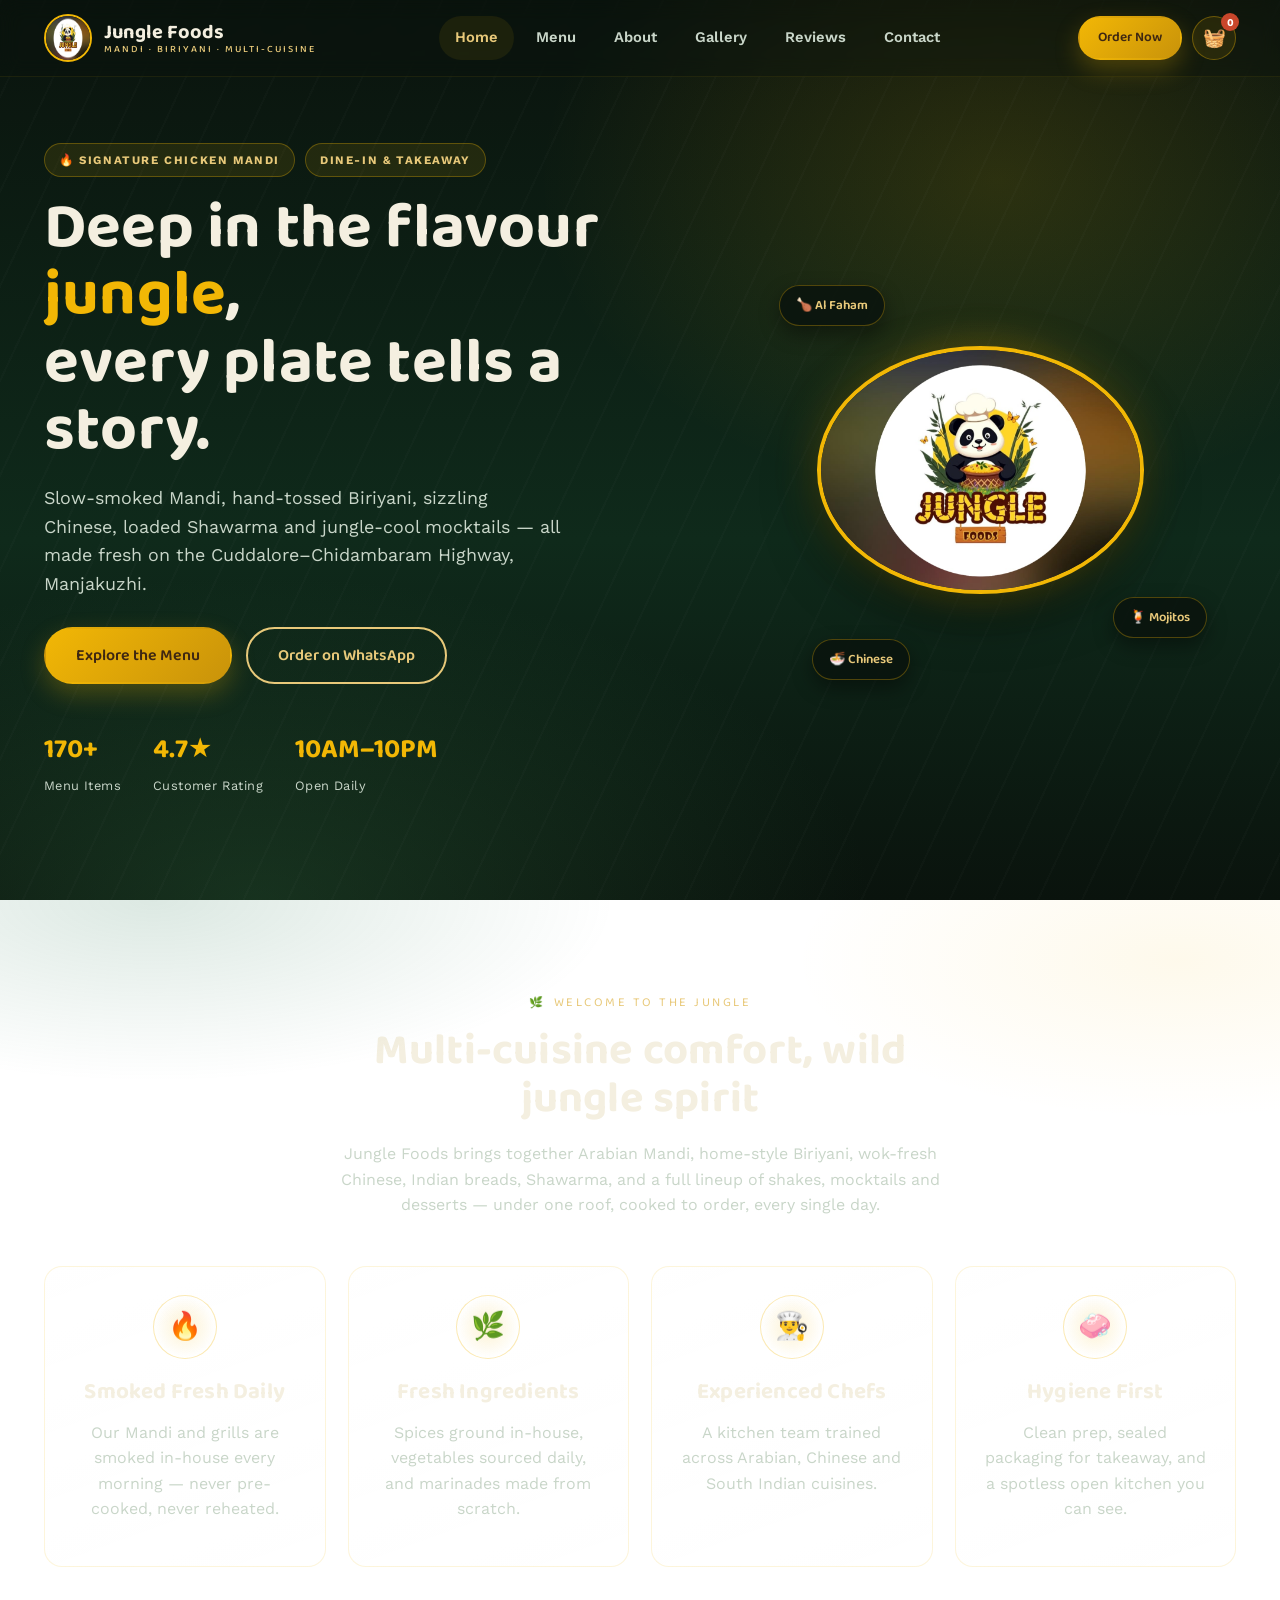
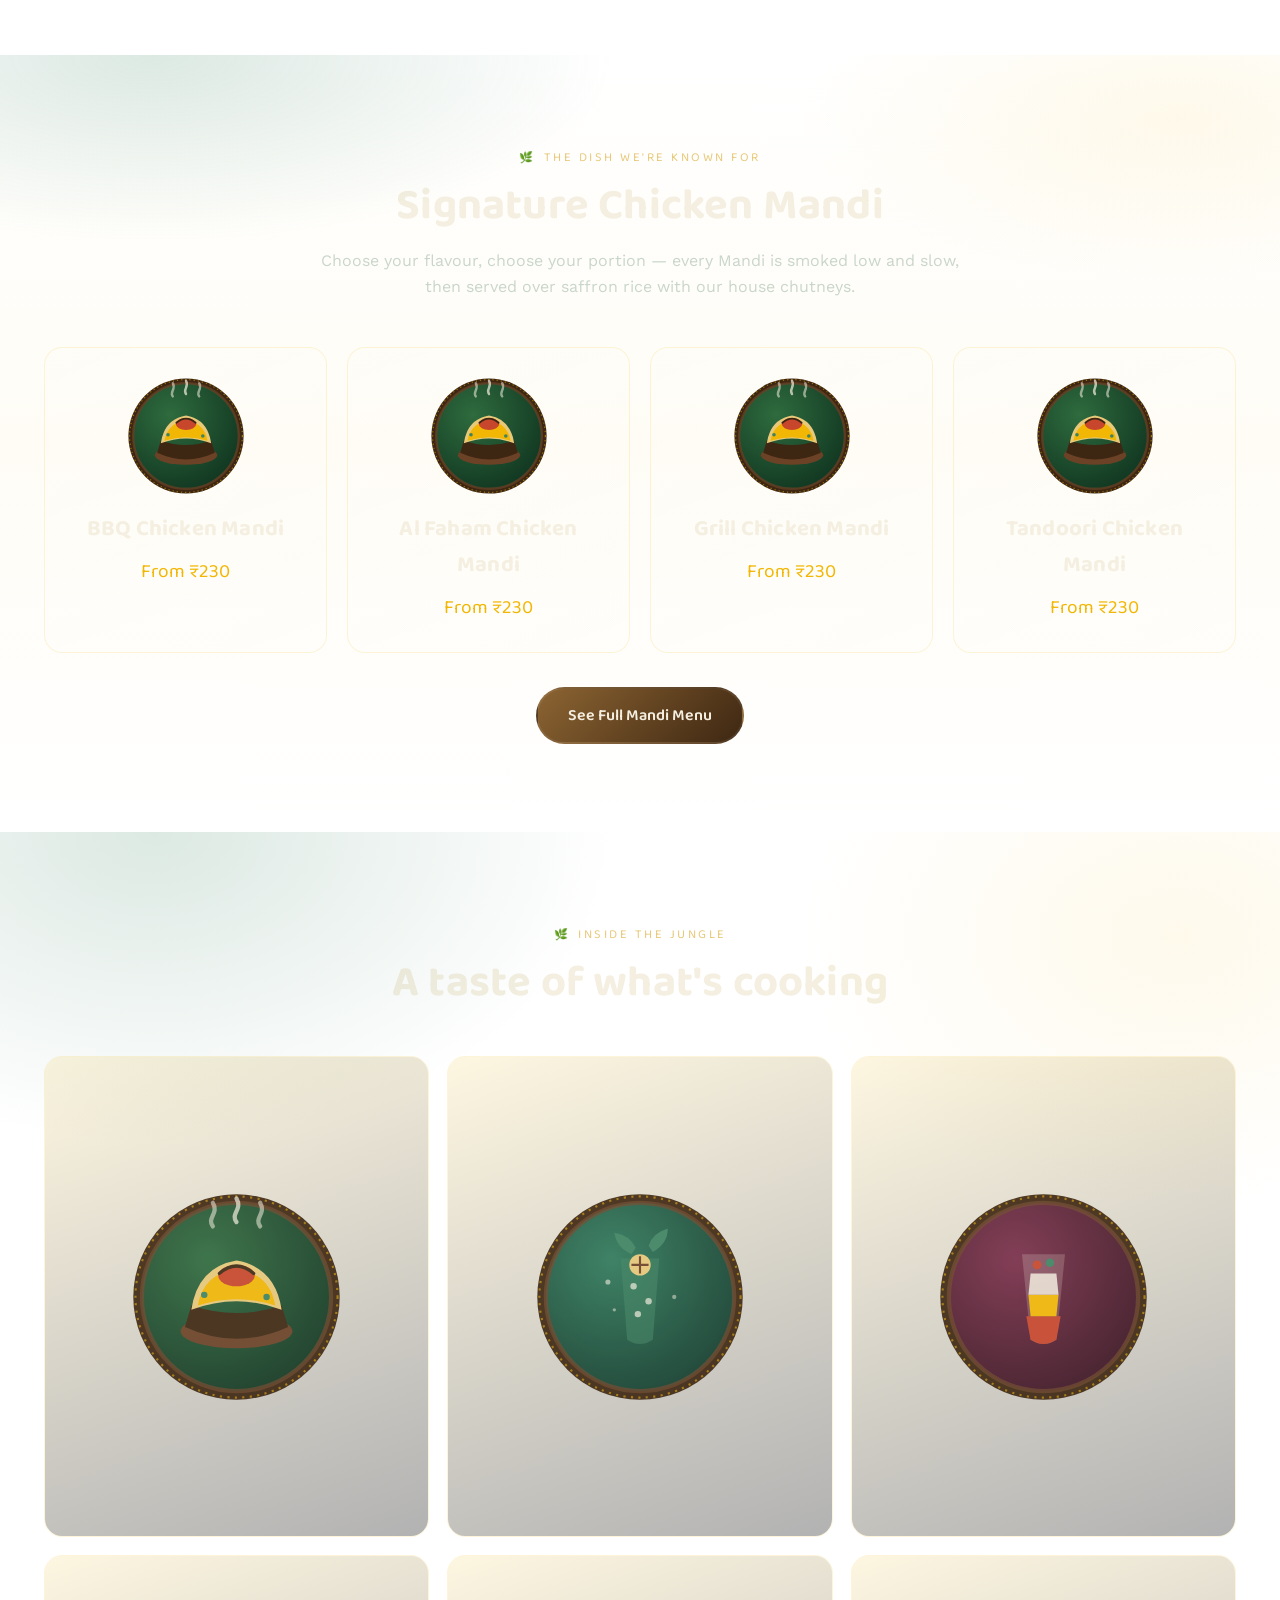
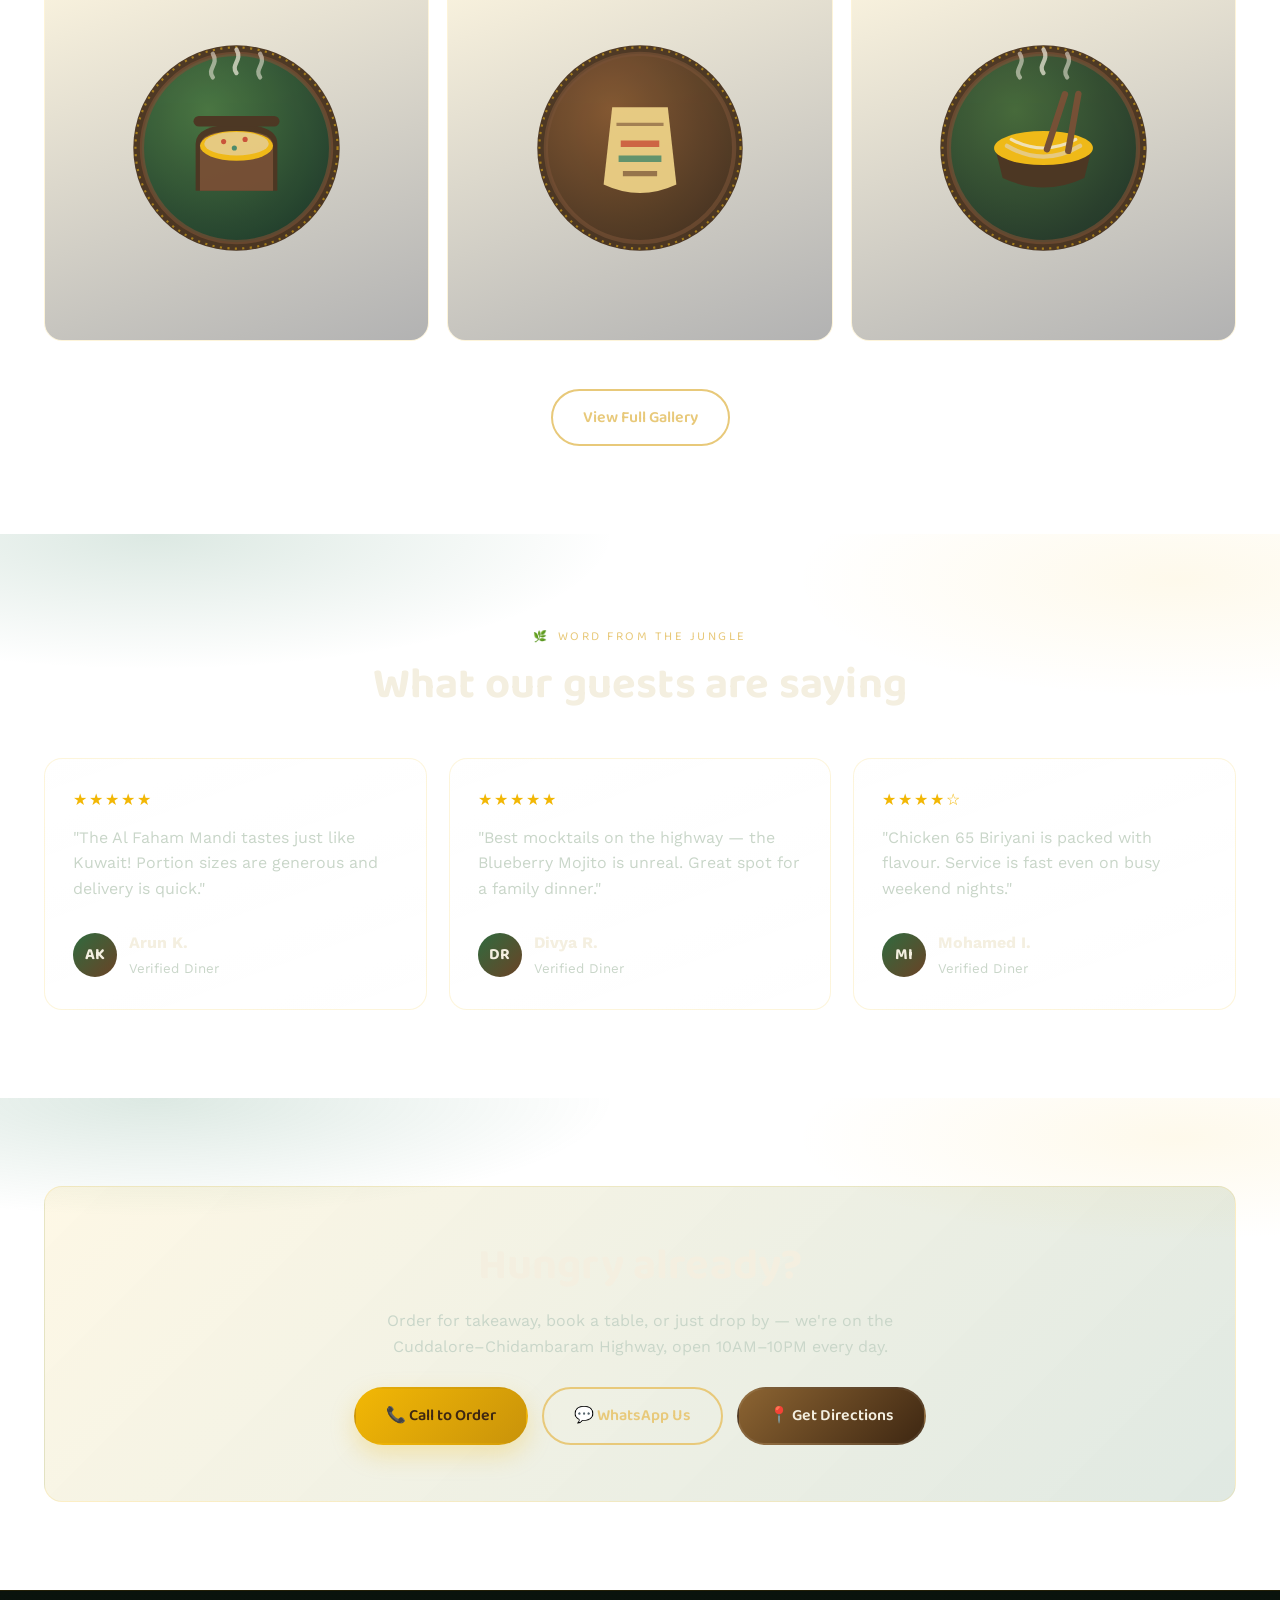
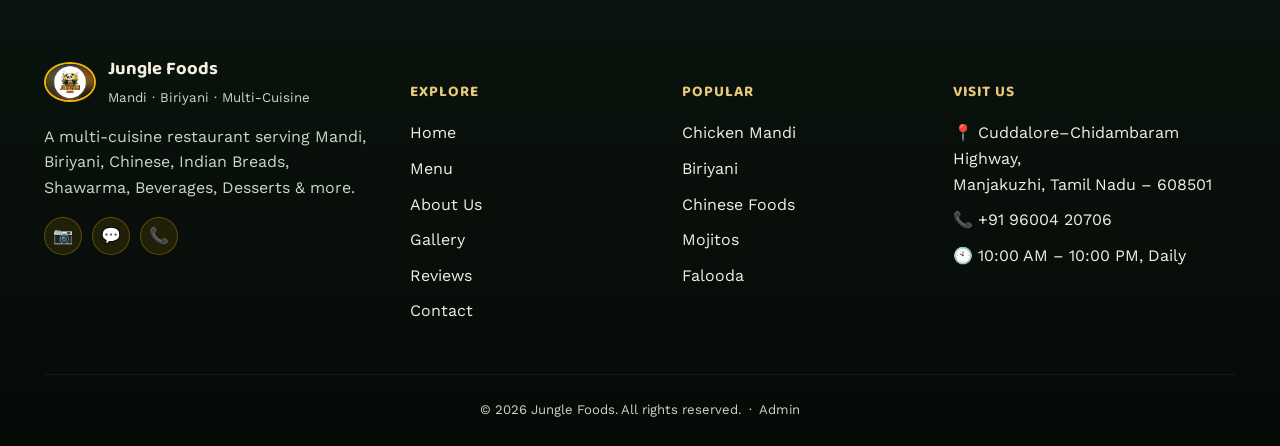
<file: index.html>
<!DOCTYPE html>
<html lang="en">
<head>
<meta charset="UTF-8">
<meta name="viewport" content="width=device-width, initial-scale=1.0">
<title>Jungle Foods — Mandi, Biriyani & Multi-Cuisine, Manjakuzhi</title>
<meta name="description" content="Jungle Foods: signature Chicken Mandi, Biriyani, Chinese, Shawarma, mocktails & desserts on the Cuddalore–Chidambaram Highway, Manjakuzhi. Dine-in & takeaway, 10am–10pm.">
<link rel="icon" href="assets/logo.png">
<link rel="preconnect" href="https://fonts.googleapis.com">
<link href="https://fonts.googleapis.com/css2?family=Baloo+2:wght@500;600;700;800&family=Work+Sans:wght@400;500;600;700&display=swap" rel="stylesheet">
<link rel="stylesheet" href="css/style.css">
</head>
<body data-page="home">

<div class="page-loader"><img src="assets/logo.png" alt="Loading"><span>Entering the Jungle…</span></div>
<div class="scroll-progress" id="scrollProgress"></div>

<!-- ============ NAVBAR ============ -->
<header class="navbar" id="siteNav">
  <div class="container nav-inner">
    <a href="index.html" class="brand">
      <img src="assets/logo.png" alt="Jungle Foods logo">
      <span class="brand-name">Jungle Foods<span>MANDI · BIRIYANI · MULTI-CUISINE</span></span>
    </a>
    <nav class="nav-links" id="navLinks">
      <a href="index.html" data-page="home">Home</a>
      <a href="menu.html" data-page="menu">Menu</a>
      <a href="about.html" data-page="about">About</a>
      <a href="gallery.html" data-page="gallery">Gallery</a>
      <a href="reviews.html" data-page="reviews">Reviews</a>
      <a href="contact.html" data-page="contact">Contact</a>
    </nav>
    <div class="nav-cta">
      <a href="menu.html" class="btn btn-primary btn-sm">Order Now</a>
      <button class="cart-btn" id="cartToggle" aria-label="Open cart">🧺<span class="cart-count">0</span></button>
      <button class="nav-toggle" id="navToggle" aria-label="Toggle menu">☰</button>
    </div>
  </div>
</header>

<!-- ============ HERO ============ -->
<section class="hero">
  <div class="container hero-grid">
    <div class="reveal in">
      <div class="hero-kicker">
        <span class="pill">🔥 Signature Chicken Mandi</span>
        <span class="pill">Dine-in &amp; Takeaway</span>
      </div>
      <h1>Deep in the flavour <em>jungle</em>,<br>every plate tells a story.</h1>
      <p class="hero-lede">Slow-smoked Mandi, hand-tossed Biriyani, sizzling Chinese, loaded Shawarma and jungle-cool mocktails — all made fresh on the Cuddalore–Chidambaram Highway, Manjakuzhi.</p>
      <div class="hero-actions">
        <a href="menu.html" class="btn btn-primary">Explore the Menu</a>
        <a href="https://wa.me/919600420706" target="_blank" class="btn btn-outline">Order on WhatsApp</a>
      </div>
      <div class="hero-stats">
        <div class="hero-stat"><b>170+</b><span>Menu Items</span></div>
        <div class="hero-stat"><b>4.7★</b><span>Customer Rating</span></div>
        <div class="hero-stat"><b>10AM–10PM</b><span>Open Daily</span></div>
      </div>
    </div>
    <div class="hero-visual reveal in">
      <div class="hero-badge-ring">
        <img src="assets/logo.png" alt="Jungle Foods — panda chef with Chicken Mandi">
        <span class="hero-orbit-item" style="top:6%; left:2%;">🍗 Al Faham</span>
        <span class="hero-orbit-item" style="bottom:10%; right:-4%;">🍹 Mojitos</span>
        <span class="hero-orbit-item" style="bottom:0%; left:10%;">🍜 Chinese</span>
      </div>
    </div>
  </div>
</section>

<!-- ============ INTRO ============ -->
<section class="section canopy-bg">
  <div class="container">
    <div class="section-head">
      <div class="eyebrow">Welcome to the jungle</div>
      <h2>Multi-cuisine comfort, wild jungle spirit</h2>
      <p>Jungle Foods brings together Arabian Mandi, home-style Biriyani, wok-fresh Chinese, Indian breads, Shawarma, and a full lineup of shakes, mocktails and desserts — under one roof, cooked to order, every single day.</p>
    </div>

    <div class="feature-grid">
      <div class="card feature-card reveal">
        <div class="feature-icon">🔥</div>
        <h3>Smoked Fresh Daily</h3>
        <p>Our Mandi and grills are smoked in-house every morning — never pre-cooked, never reheated.</p>
      </div>
      <div class="card feature-card reveal">
        <div class="feature-icon">🌿</div>
        <h3>Fresh Ingredients</h3>
        <p>Spices ground in-house, vegetables sourced daily, and marinades made from scratch.</p>
      </div>
      <div class="card feature-card reveal">
        <div class="feature-icon">👨‍🍳</div>
        <h3>Experienced Chefs</h3>
        <p>A kitchen team trained across Arabian, Chinese and South Indian cuisines.</p>
      </div>
      <div class="card feature-card reveal">
        <div class="feature-icon">🧼</div>
        <h3>Hygiene First</h3>
        <p>Clean prep, sealed packaging for takeaway, and a spotless open kitchen you can see.</p>
      </div>
    </div>
  </div>
</section>

<!-- ============ SIGNATURE MANDI ============ -->
<section class="section canopy-bg" style="background:linear-gradient(180deg, transparent, rgba(242,183,5,.04), transparent);">
  <div class="container">
    <div class="section-head">
      <div class="eyebrow">The dish we're known for</div>
      <h2>Signature Chicken Mandi</h2>
      <p>Choose your flavour, choose your portion — every Mandi is smoked low and slow, then served over saffron rice with our house chutneys.</p>
    </div>
    <div class="signature-strip">
      <div class="card sig-card reveal">
        <div class="icon-wrap"><img src="assets/icons/mandi.svg" alt="BBQ Chicken Mandi"></div>
        <h3>BBQ Chicken Mandi</h3>
        <div class="price">From ₹230</div>
      </div>
      <div class="card sig-card reveal">
        <div class="icon-wrap"><img src="assets/icons/mandi.svg" alt="Al Faham Chicken Mandi"></div>
        <h3>Al Faham Chicken Mandi</h3>
        <div class="price">From ₹230</div>
      </div>
      <div class="card sig-card reveal">
        <div class="icon-wrap"><img src="assets/icons/mandi.svg" alt="Grill Chicken Mandi"></div>
        <h3>Grill Chicken Mandi</h3>
        <div class="price">From ₹230</div>
      </div>
      <div class="card sig-card reveal">
        <div class="icon-wrap"><img src="assets/icons/mandi.svg" alt="Tandoori Chicken Mandi"></div>
        <h3>Tandoori Chicken Mandi</h3>
        <div class="price">From ₹230</div>
      </div>
    </div>
    <div style="text-align:center;margin-top:34px;">
      <a href="menu.html#g-mandi" class="btn btn-wood">See Full Mandi Menu</a>
    </div>
  </div>
</section>

<!-- ============ GALLERY PREVIEW ============ -->
<section class="section canopy-bg">
  <div class="container">
    <div class="section-head">
      <div class="eyebrow">Inside the jungle</div>
      <h2>A taste of what's cooking</h2>
    </div>
    <div class="gallery-grid" id="homeGalleryPreview"></div>
    <div style="text-align:center;margin-top:30px;">
      <a href="gallery.html" class="btn btn-outline">View Full Gallery</a>
    </div>
  </div>
</section>

<!-- ============ REVIEWS PREVIEW ============ -->
<section class="section canopy-bg" style="background:rgba(255,255,255,.02);">
  <div class="container">
    <div class="section-head">
      <div class="eyebrow">Word from the jungle</div>
      <h2>What our guests are saying</h2>
    </div>
    <div class="review-grid" id="homeReviews"></div>
  </div>
</section>

<!-- ============ CONTACT CTA ============ -->
<section class="section canopy-bg">
  <div class="container">
    <div class="card reveal" style="padding:56px;text-align:center;background:linear-gradient(135deg, rgba(242,183,5,.1), rgba(47,107,63,.15));">
      <h2>Hungry already?</h2>
      <p style="max-width:520px;margin:0 auto 24px;">Order for takeaway, book a table, or just drop by — we're on the Cuddalore–Chidambaram Highway, open 10AM–10PM every day.</p>
      <div class="hero-actions" style="justify-content:center;">
        <a href="tel:+919600420706" class="btn btn-primary">📞 Call to Order</a>
        <a href="https://wa.me/919600420706" target="_blank" class="btn btn-outline">💬 WhatsApp Us</a>
        <a href="contact.html" class="btn btn-wood">📍 Get Directions</a>
      </div>
    </div>
  </div>
</section>

<!-- ============ FOOTER ============ -->
<footer class="footer" id="siteFooter"></footer>

<!-- ============ CART DRAWER ============ -->
<div class="cart-overlay" id="cartOverlay"></div>
<aside class="cart-drawer" id="cartDrawer">
  <div class="cart-head">
    <h3 style="margin:0;">Your Basket</h3>
    <button class="cart-close" id="cartClose" aria-label="Close cart">✕</button>
  </div>
  <div class="cart-items" id="cartItems"></div>
  <div class="cart-foot">
    <div class="cart-total-row"><span>Total</span><span id="cartTotal">₹0</span></div>
    <button class="btn btn-primary btn-block" id="checkoutBtn">Checkout via WhatsApp</button>
  </div>
</aside>

<button class="back-top" id="backTop" aria-label="Back to top">↑</button>

<script src="js/main.js"></script>
<script src="js/footer.js"></script>
<script>
  // Gallery preview (6 items) + review preview reused from shared data
  const previewShots = [
    {icon:'mandi', title:'Al Faham Chicken Mandi', ar:'4/5'},
    {icon:'biriyani', title:'Bucket Biriyani', ar:'1/1'},
    {icon:'mojito', title:'Blueberry Mojito', ar:'4/5'},
    {icon:'shawarma', title:'Chicken Shawarma Roll', ar:'1/1'},
    {icon:'falooda', title:'Jungle Special Falooda', ar:'4/5'},
    {icon:'noodles', title:'Schezwan Chicken Noodles', ar:'1/1'},
  ];
  document.getElementById('homeGalleryPreview').innerHTML = previewShots.map(s => `
    <div class="gallery-item reveal in">
      <div class="g-fill" style="--ar:${s.ar};"><img src="assets/icons/${s.icon}.svg" alt="${s.title}"></div>
      <div class="gallery-cap">${s.title}</div>
    </div>`).join('');

  const homeReviews = [
    {name:'Arun K.', initials:'AK', stars:5, text:"The Al Faham Mandi tastes just like Kuwait! Portion sizes are generous and delivery is quick."},
    {name:'Divya R.', initials:'DR', stars:5, text:"Best mocktails on the highway — the Blueberry Mojito is unreal. Great spot for a family dinner."},
    {name:'Mohamed I.', initials:'MI', stars:4, text:"Chicken 65 Biriyani is packed with flavour. Service is fast even on busy weekend nights."},
  ];
  document.getElementById('homeReviews').innerHTML = homeReviews.map(r => `
    <div class="card review-card reveal in">
      <div class="review-stars">${'★'.repeat(r.stars)}${'☆'.repeat(5-r.stars)}</div>
      <p>"${r.text}"</p>
      <div class="review-who">
        <div class="review-avatar">${r.initials}</div>
        <div><strong>${r.name}</strong><br><small>Verified Diner</small></div>
      </div>
    </div>`).join('');
</script>
</body>
</html>
</file>
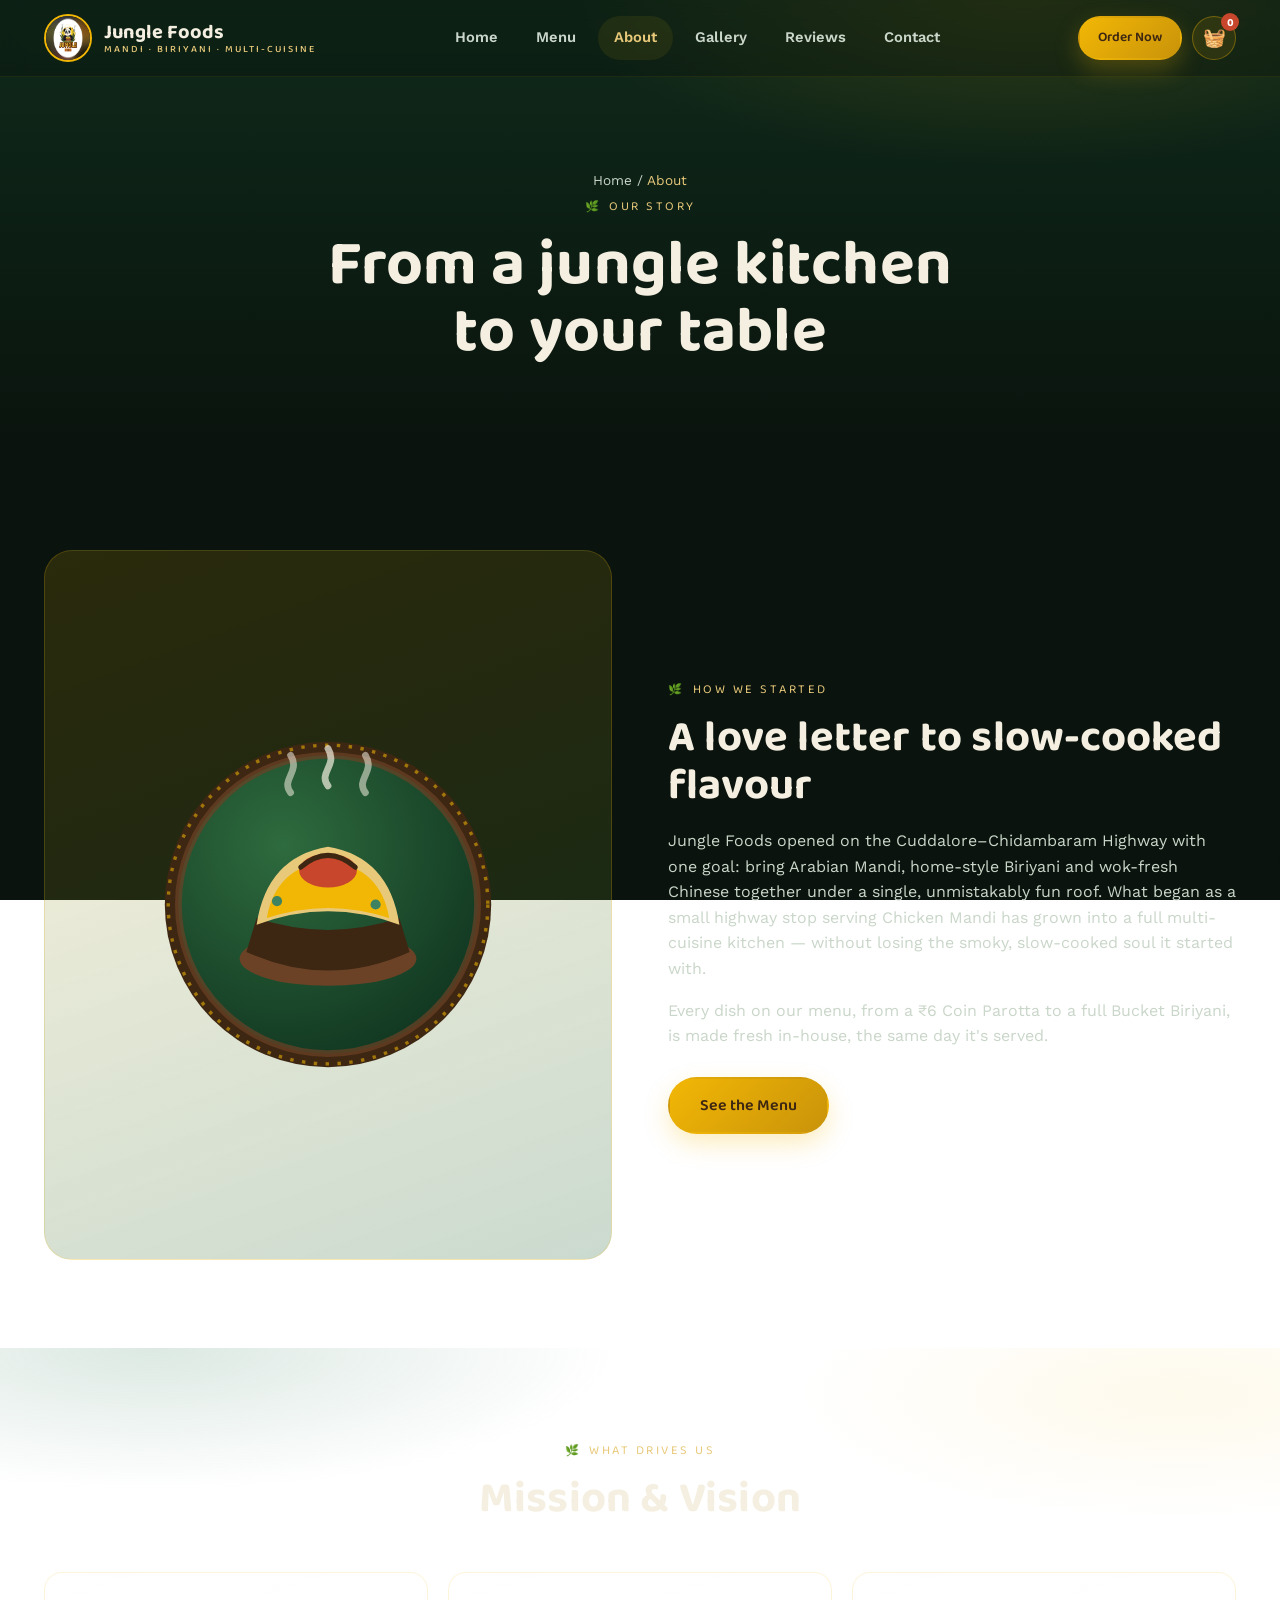
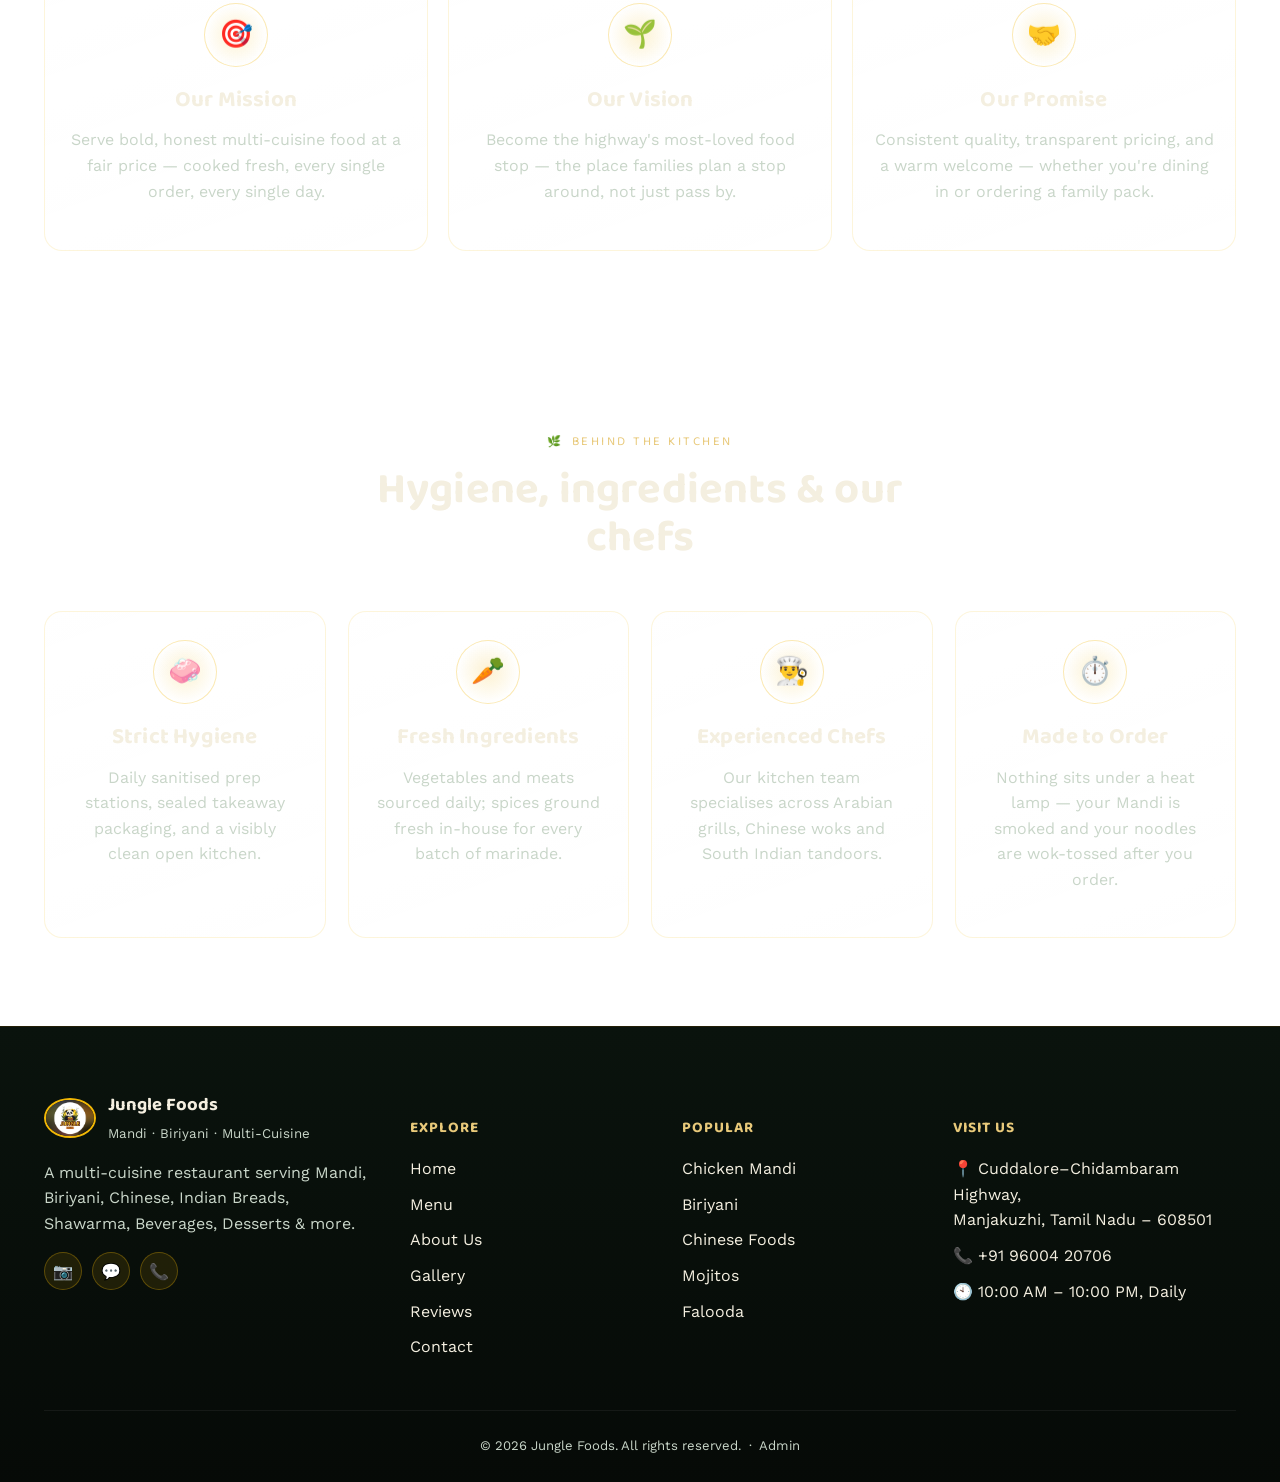
<file: about.html>
<!DOCTYPE html>
<html lang="en">
<head>
<meta charset="UTF-8">
<meta name="viewport" content="width=device-width, initial-scale=1.0">
<title>About Us — Jungle Foods</title>
<meta name="description" content="The Jungle Foods story: our mission, hygiene standards, fresh ingredients and the chefs behind our multi-cuisine kitchen in Manjakuzhi.">
<link rel="icon" href="assets/logo.png">
<link rel="preconnect" href="https://fonts.googleapis.com">
<link href="https://fonts.googleapis.com/css2?family=Baloo+2:wght@500;600;700;800&family=Work+Sans:wght@400;500;600;700&display=swap" rel="stylesheet">
<link rel="stylesheet" href="css/style.css">
</head>
<body data-page="about">

<div class="page-loader"><img src="assets/logo.png" alt="Loading"><span>Unpacking our Story…</span></div>
<div class="scroll-progress" id="scrollProgress"></div>

<header class="navbar" id="siteNav">
  <div class="container nav-inner">
    <a href="index.html" class="brand">
      <img src="assets/logo.png" alt="Jungle Foods logo">
      <span class="brand-name">Jungle Foods<span>MANDI · BIRIYANI · MULTI-CUISINE</span></span>
    </a>
    <nav class="nav-links" id="navLinks">
      <a href="index.html" data-page="home">Home</a>
      <a href="menu.html" data-page="menu">Menu</a>
      <a href="about.html" data-page="about">About</a>
      <a href="gallery.html" data-page="gallery">Gallery</a>
      <a href="reviews.html" data-page="reviews">Reviews</a>
      <a href="contact.html" data-page="contact">Contact</a>
    </nav>
    <div class="nav-cta">
      <a href="menu.html" class="btn btn-primary btn-sm">Order Now</a>
      <button class="cart-btn" id="cartToggle" aria-label="Open cart">🧺<span class="cart-count">0</span></button>
      <button class="nav-toggle" id="navToggle" aria-label="Toggle menu">☰</button>
    </div>
  </div>
</header>

<section class="page-header">
  <div class="container">
    <div class="breadcrumb"><a href="index.html">Home</a> / <span>About</span></div>
    <div class="eyebrow" style="justify-content:center;">Our story</div>
    <h1>From a jungle kitchen<br>to your table</h1>
  </div>
</section>

<section class="section">
  <div class="container about-grid">
    <div class="about-media reveal">
      <img src="assets/icons/mandi.svg" alt="Jungle Foods signature Chicken Mandi">
    </div>
    <div class="reveal">
      <div class="eyebrow">How we started</div>
      <h2>A love letter to slow-cooked flavour</h2>
      <p>Jungle Foods opened on the Cuddalore–Chidambaram Highway with one goal: bring Arabian Mandi, home-style Biriyani and wok-fresh Chinese together under a single, unmistakably fun roof. What began as a small highway stop serving Chicken Mandi has grown into a full multi-cuisine kitchen — without losing the smoky, slow-cooked soul it started with.</p>
      <p>Every dish on our menu, from a ₹6 Coin Parotta to a full Bucket Biriyani, is made fresh in-house, the same day it's served.</p>
      <div class="hero-actions">
        <a href="menu.html" class="btn btn-primary">See the Menu</a>
      </div>
    </div>
  </div>
</section>

<section class="section canopy-bg" style="background:rgba(255,255,255,.02);">
  <div class="container">
    <div class="section-head">
      <div class="eyebrow">What drives us</div>
      <h2>Mission &amp; Vision</h2>
    </div>
    <div class="value-grid">
      <div class="card value-card reveal">
        <div class="feature-icon" style="margin:0 auto 16px;">🎯</div>
        <h3>Our Mission</h3>
        <p>Serve bold, honest multi-cuisine food at a fair price — cooked fresh, every single order, every single day.</p>
      </div>
      <div class="card value-card reveal">
        <div class="feature-icon" style="margin:0 auto 16px;">🌱</div>
        <h3>Our Vision</h3>
        <p>Become the highway's most-loved food stop — the place families plan a stop around, not just pass by.</p>
      </div>
      <div class="card value-card reveal">
        <div class="feature-icon" style="margin:0 auto 16px;">🤝</div>
        <h3>Our Promise</h3>
        <p>Consistent quality, transparent pricing, and a warm welcome — whether you're dining in or ordering a family pack.</p>
      </div>
    </div>
  </div>
</section>

<section class="section">
  <div class="container">
    <div class="section-head">
      <div class="eyebrow">Behind the kitchen</div>
      <h2>Hygiene, ingredients &amp; our chefs</h2>
    </div>
    <div class="feature-grid">
      <div class="card feature-card reveal">
        <div class="feature-icon">🧼</div>
        <h3>Strict Hygiene</h3>
        <p>Daily sanitised prep stations, sealed takeaway packaging, and a visibly clean open kitchen.</p>
      </div>
      <div class="card feature-card reveal">
        <div class="feature-icon">🥕</div>
        <h3>Fresh Ingredients</h3>
        <p>Vegetables and meats sourced daily; spices ground fresh in-house for every batch of marinade.</p>
      </div>
      <div class="card feature-card reveal">
        <div class="feature-icon">👨‍🍳</div>
        <h3>Experienced Chefs</h3>
        <p>Our kitchen team specialises across Arabian grills, Chinese woks and South Indian tandoors.</p>
      </div>
      <div class="card feature-card reveal">
        <div class="feature-icon">⏱️</div>
        <h3>Made to Order</h3>
        <p>Nothing sits under a heat lamp — your Mandi is smoked and your noodles are wok-tossed after you order.</p>
      </div>
    </div>
  </div>
</section>

<footer class="footer" id="siteFooter"></footer>

<div class="cart-overlay" id="cartOverlay"></div>
<aside class="cart-drawer" id="cartDrawer">
  <div class="cart-head">
    <h3 style="margin:0;">Your Basket</h3>
    <button class="cart-close" id="cartClose" aria-label="Close cart">✕</button>
  </div>
  <div class="cart-items" id="cartItems"></div>
  <div class="cart-foot">
    <div class="cart-total-row"><span>Total</span><span id="cartTotal">₹0</span></div>
    <button class="btn btn-primary btn-block" id="checkoutBtn">Checkout via WhatsApp</button>
  </div>
</aside>

<button class="back-top" id="backTop" aria-label="Back to top">↑</button>

<script src="js/main.js"></script>
<script src="js/footer.js"></script>
</body>
</html>
</file>
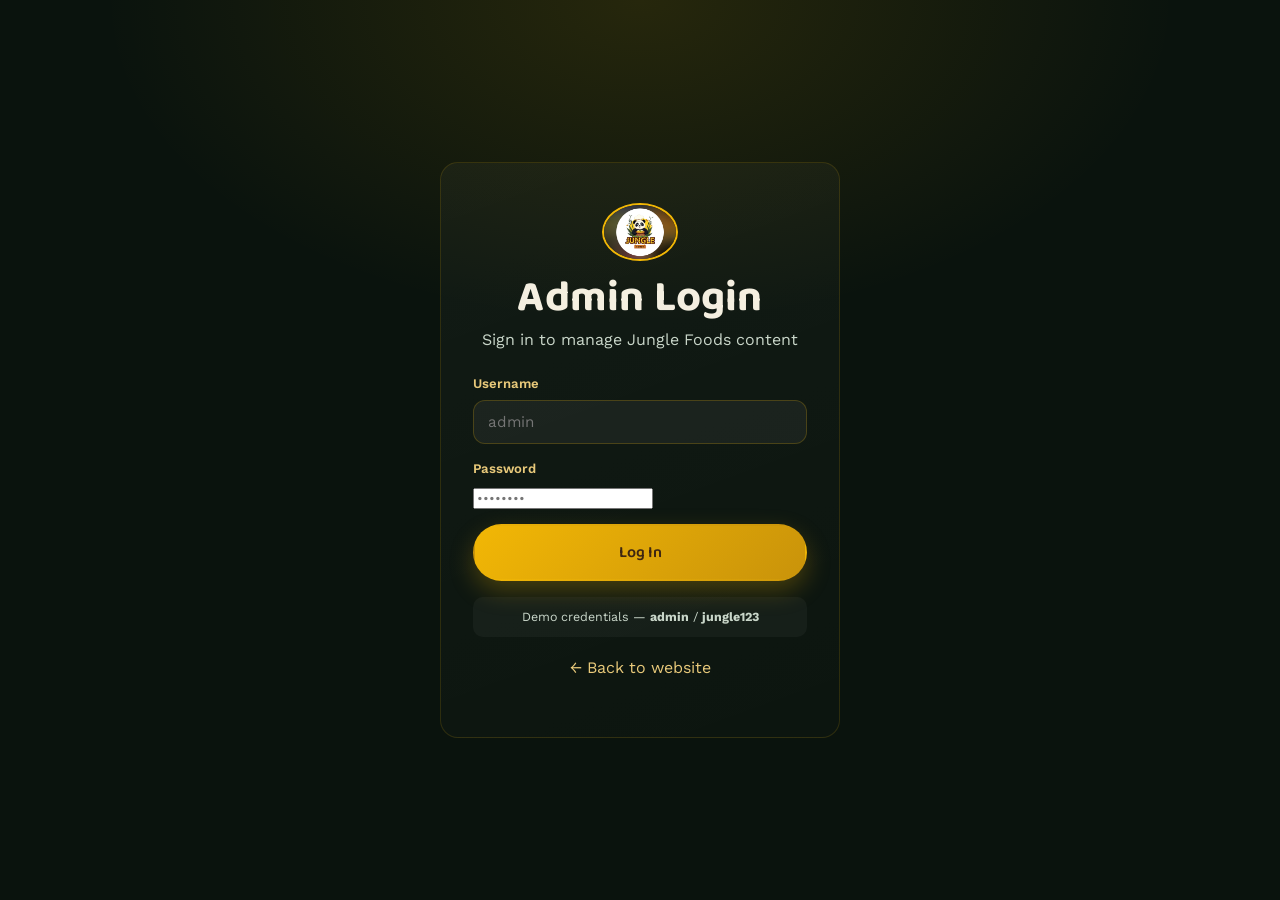
<file: admin-dashboard.html>
<!DOCTYPE html>
<html lang="en">
<head>
<meta charset="UTF-8">
<meta name="viewport" content="width=device-width, initial-scale=1.0">
<title>Admin Dashboard — Jungle Foods</title>
<link rel="icon" href="assets/logo.png">
<link rel="preconnect" href="https://fonts.googleapis.com">
<link href="https://fonts.googleapis.com/css2?family=Baloo+2:wght@500;600;700;800&family=Work+Sans:wght@400;500;600;700&display=swap" rel="stylesheet">
<link rel="stylesheet" href="css/style.css">
</head>
<body data-page="admin">

<div class="admin-shell">
  <aside class="admin-side">
    <a href="index.html" class="brand">
      <img src="assets/logo.png" alt="Jungle Foods logo" style="width:40px;height:40px;">
      <span class="brand-name" style="font-size:1.05rem;">Jungle Foods<span>ADMIN PANEL</span></span>
    </a>
    <nav class="admin-nav" id="adminNav">
      <a href="#" data-view="overview" class="active">📊 Overview</a>
      <a href="#" data-view="menu">🍽️ Menu Items</a>
      <a href="#" data-view="categories">🗂️ Categories</a>
      <a href="#" data-view="gallery">🖼️ Gallery</a>
      <a href="#" data-view="reviews">⭐ Reviews</a>
      <a href="#" data-view="photos">📸 Stock Photos</a>
      <a href="#" data-view="settings">⚙️ Restaurant Info</a>
    </nav>
    <div style="margin-top:30px;padding-top:16px;border-top:1px solid rgba(255,255,255,.08);">
      <a href="index.html" style="display:block;padding:11px 14px;color:var(--mist);">🌐 View Website</a>
      <a href="#" id="logoutBtn" style="display:block;padding:11px 14px;color:var(--red-spice);">⏻ Log Out</a>
    </div>
  </aside>

  <main class="admin-main">
    <div class="admin-topbar">
      <div>
        <h2 id="viewTitle" style="margin-bottom:2px;">Overview</h2>
        <p style="margin:0;">Manage your restaurant content — changes save automatically.</p>
      </div>
    </div>

    <!-- OVERVIEW -->
    <section id="view-overview">
      <div class="stat-grid">
        <div class="card stat-card"><b id="statItems">0</b><span>Menu Items</span></div>
        <div class="card stat-card"><b id="statCats">0</b><span>Categories</span></div>
        <div class="card stat-card"><b id="statReviews">0</b><span>Reviews</span></div>
        <div class="card stat-card"><b id="statAvgRating">0</b><span>Avg. Rating</span></div>
      </div>
      <div class="card">
        <h3>Quick Actions</h3>
        <div style="display:flex;gap:12px;flex-wrap:wrap;margin-top:14px;">
          <button class="btn btn-primary btn-sm" onclick="Admin.switchView('menu');Admin.openItemModal()">+ Add Menu Item</button>
          <button class="btn btn-outline btn-sm" onclick="Admin.switchView('gallery')">+ Add Gallery Image</button>
          <button class="btn btn-wood btn-sm" onclick="Admin.switchView('settings')">Edit Restaurant Info</button>
        </div>
      </div>
    </section>

    <!-- MENU ITEMS -->
    <section id="view-menu" style="display:none;">
      <div class="admin-topbar">
        <div class="admin-search">
          <input type="text" id="menuAdminSearch" placeholder="Search menu items…">
          <select id="menuAdminFilter">
            <option value="all">All Categories</option>
          </select>
        </div>
        <button class="btn btn-primary btn-sm" onclick="Admin.openItemModal()">+ Add Menu Item</button>
      </div>
      <div class="admin-table-wrap">
        <table class="admin-table">
          <thead><tr><th>Dish</th><th>Category</th><th>Type</th><th>Price</th><th>Veg</th><th>Rating</th><th>Actions</th></tr></thead>
          <tbody id="menuTableBody"></tbody>
        </table>
      </div>
      <div class="pagination" id="menuPagination"></div>
    </section>

    <!-- CATEGORIES -->
    <section id="view-categories" style="display:none;">
      <div class="admin-topbar">
        <p style="margin:0;">Categories are generated from the menu. Add a new one to start a new section.</p>
        <button class="btn btn-primary btn-sm" onclick="Admin.openCategoryModal()">+ Add Category</button>
      </div>
      <div class="admin-table-wrap">
        <table class="admin-table">
          <thead><tr><th>Category</th><th>Group</th><th>Items</th><th>Actions</th></tr></thead>
          <tbody id="catTableBody"></tbody>
        </table>
      </div>
    </section>

    <!-- GALLERY -->
    <section id="view-gallery" style="display:none;">
      <div class="admin-topbar">
        <p style="margin:0;">Manage the images shown on the public Gallery page.</p>
        <button class="btn btn-primary btn-sm" onclick="Admin.openGalleryModal()">+ Add Image</button>
      </div>
      <div class="admin-table-wrap">
        <table class="admin-table">
          <thead><tr><th>Preview</th><th>Title</th><th>Category</th><th>Actions</th></tr></thead>
          <tbody id="galleryTableBody"></tbody>
        </table>
      </div>
    </section>

    <!-- REVIEWS -->
    <section id="view-reviews" style="display:none;">
      <div class="admin-topbar">
        <p style="margin:0;">Approve, edit or remove guest reviews.</p>
      </div>
      <div class="admin-table-wrap">
        <table class="admin-table">
          <thead><tr><th>Name</th><th>Rating</th><th>Feedback</th><th>Actions</th></tr></thead>
          <tbody id="reviewTableBody"></tbody>
        </table>
      </div>
    </section>

    <!-- STOCK PHOTOS -->
    <section id="view-photos" style="display:none;">
      <div class="card" style="max-width:640px;margin-bottom:20px;">
        <h3>Stock Photo API Setup</h3>
        <p>Runs entirely in your browser with your own API key — nothing is sent through our servers. Get a free key from
          <a href="https://unsplash.com/developers" target="_blank" style="color:var(--gold-soft);">Unsplash Developers</a> or
          <a href="https://www.pexels.com/api/" target="_blank" style="color:var(--gold-soft);">Pexels API</a>.
        </p>
        <form class="styled" id="photoSettingsForm">
          <div class="form-row">
            <div>
              <label>Provider</label>
              <select id="photoProvider">
                <option value="unsplash">Unsplash (50 req/hour on free tier)</option>
                <option value="pexels">Pexels (200 req/hour on free tier)</option>
              </select>
            </div>
            <div><label>API Key</label><input type="text" id="photoApiKey" placeholder="Paste your API key"></div>
          </div>
          <div><label>Search Suffix (appended to each dish name)</label><input type="text" id="photoSuffix" value="food dish"></div>
          <button type="submit" class="btn btn-primary btn-sm">Save API Settings</button>
        </form>
      </div>

      <div class="card" style="max-width:640px;">
        <h3>Fetch Real Photos for All 177 Dishes</h3>
        <p>Matches are found by searching each dish's name — results are <strong>visually similar stock photos</strong>, not verified photos of your actual food. Review results afterward and swap out any mismatches.</p>
        <div style="display:flex;gap:12px;flex-wrap:wrap;margin:14px 0;">
          <button class="btn btn-primary btn-sm" id="startFetchBtn">▶ Start / Resume Fetch</button>
          <button class="btn btn-outline btn-sm" id="stopFetchBtn">⏸ Stop</button>
          <button class="btn btn-danger btn-sm" id="clearPhotosBtn">🗑️ Clear All Cached Photos</button>
        </div>
        <div style="background:rgba(255,255,255,.05);border-radius:999px;height:10px;overflow:hidden;margin-bottom:8px;">
          <div id="fetchProgressBar" style="height:100%;width:0%;background:linear-gradient(90deg,var(--gold),var(--leaf-green-soft));transition:width .3s;"></div>
        </div>
        <p id="fetchStatus" style="margin:0;font-size:.85rem;color:var(--mist);">Not started — <span id="cachedCount">0</span> / <span id="totalCount">0</span> dishes have a cached photo.</p>
        <div class="hint-box" style="margin-top:14px;">Free API tiers are rate-limited. If a run stops partway, click <strong>Start / Resume</strong> again later — already-fetched dishes are skipped automatically.</div>
      </div>
    </section>

    <!-- SETTINGS -->
    <section id="view-settings" style="display:none;">
      <div class="card" style="max-width:640px;">
        <h3>Restaurant Information</h3>
        <form class="styled" id="settingsForm">
          <div><label>Restaurant Name</label><input type="text" id="setName"></div>
          <div><label>Description</label><textarea id="setDesc"></textarea></div>
          <div class="form-row">
            <div><label>Phone</label><input type="text" id="setPhone"></div>
            <div><label>WhatsApp</label><input type="text" id="setWhatsapp"></div>
          </div>
          <div><label>Instagram URL</label><input type="text" id="setInstagram"></div>
          <div><label>Address</label><textarea id="setAddress"></textarea></div>
          <div><label>Opening Hours</label><input type="text" id="setHours"></div>
          <button type="submit" class="btn btn-primary">Save Changes</button>
        </form>
      </div>
    </section>
  </main>
</div>

<!-- ITEM MODAL -->
<div class="modal-overlay" id="itemModalOverlay">
  <div class="modal">
    <div class="modal-head">
      <h3 id="itemModalTitle" style="margin:0;">Add Menu Item</h3>
      <button class="cart-close" onclick="Admin.closeItemModal()">✕</button>
    </div>
    <form class="styled" id="itemForm">
      <input type="hidden" id="itemEditKey">
      <div><label>Dish Name</label><input type="text" id="itemName" required></div>
      <div class="field-grid">
        <div>
          <label>Category</label>
          <select id="itemCategory" required></select>
        </div>
        <div>
          <label>Veg / Non-Veg</label>
          <select id="itemVeg"><option value="true">🟢 Veg</option><option value="false">🔴 Non-Veg</option></select>
        </div>
      </div>
      <div class="field-grid">
        <div><label>Price (₹)</label><input type="number" id="itemPrice" required></div>
        <div><label>Rating</label><input type="number" step="0.1" min="1" max="5" id="itemRating" value="4.5"></div>
      </div>
      <div><label>Description</label><textarea id="itemDesc" placeholder="Short description shown on the menu card"></textarea></div>
      <div class="modal-actions">
        <button type="button" class="btn btn-outline btn-sm" onclick="Admin.closeItemModal()">Cancel</button>
        <button type="submit" class="btn btn-primary btn-sm">Save Item</button>
      </div>
    </form>
  </div>
</div>

<!-- CATEGORY MODAL -->
<div class="modal-overlay" id="catModalOverlay">
  <div class="modal">
    <div class="modal-head">
      <h3 style="margin:0;">Add Category</h3>
      <button class="cart-close" onclick="Admin.closeCategoryModal()">✕</button>
    </div>
    <form class="styled" id="catForm">
      <div><label>Category Name</label><input type="text" id="catName" required></div>
      <div><label>Group (section on menu page)</label><input type="text" id="catGroup" required placeholder="e.g. Beverages"></div>
      <div class="modal-actions">
        <button type="button" class="btn btn-outline btn-sm" onclick="Admin.closeCategoryModal()">Cancel</button>
        <button type="submit" class="btn btn-primary btn-sm">Save Category</button>
      </div>
    </form>
  </div>
</div>

<!-- GALLERY MODAL -->
<div class="modal-overlay" id="galModalOverlay">
  <div class="modal">
    <div class="modal-head">
      <h3 style="margin:0;">Add Gallery Image</h3>
      <button class="cart-close" onclick="Admin.closeGalleryModal()">✕</button>
    </div>
    <form class="styled" id="galForm">
      <div><label>Title</label><input type="text" id="galTitle" required></div>
      <div><label>Category</label><input type="text" id="galCat" required placeholder="e.g. Mandi"></div>
      <div class="modal-actions">
        <button type="button" class="btn btn-outline btn-sm" onclick="Admin.closeGalleryModal()">Cancel</button>
        <button type="submit" class="btn btn-primary btn-sm">Save Image</button>
      </div>
    </form>
  </div>
</div>

<!-- CONFIRM MODAL -->
<div class="modal-overlay" id="confirmModalOverlay">
  <div class="modal" style="max-width:380px;text-align:center;">
    <h3 id="confirmMsg">Are you sure?</h3>
    <p style="margin-bottom:0;">This action cannot be undone.</p>
    <div class="modal-actions" style="justify-content:center;">
      <button class="btn btn-outline btn-sm" id="confirmCancel">Cancel</button>
      <button class="btn btn-danger btn-sm" id="confirmOk">Delete</button>
    </div>
  </div>
</div>

<script src="js/main.js"></script>
<script src="js/stock-photos.js"></script>
<script src="js/admin.js"></script>
</body>
</html>
</file>
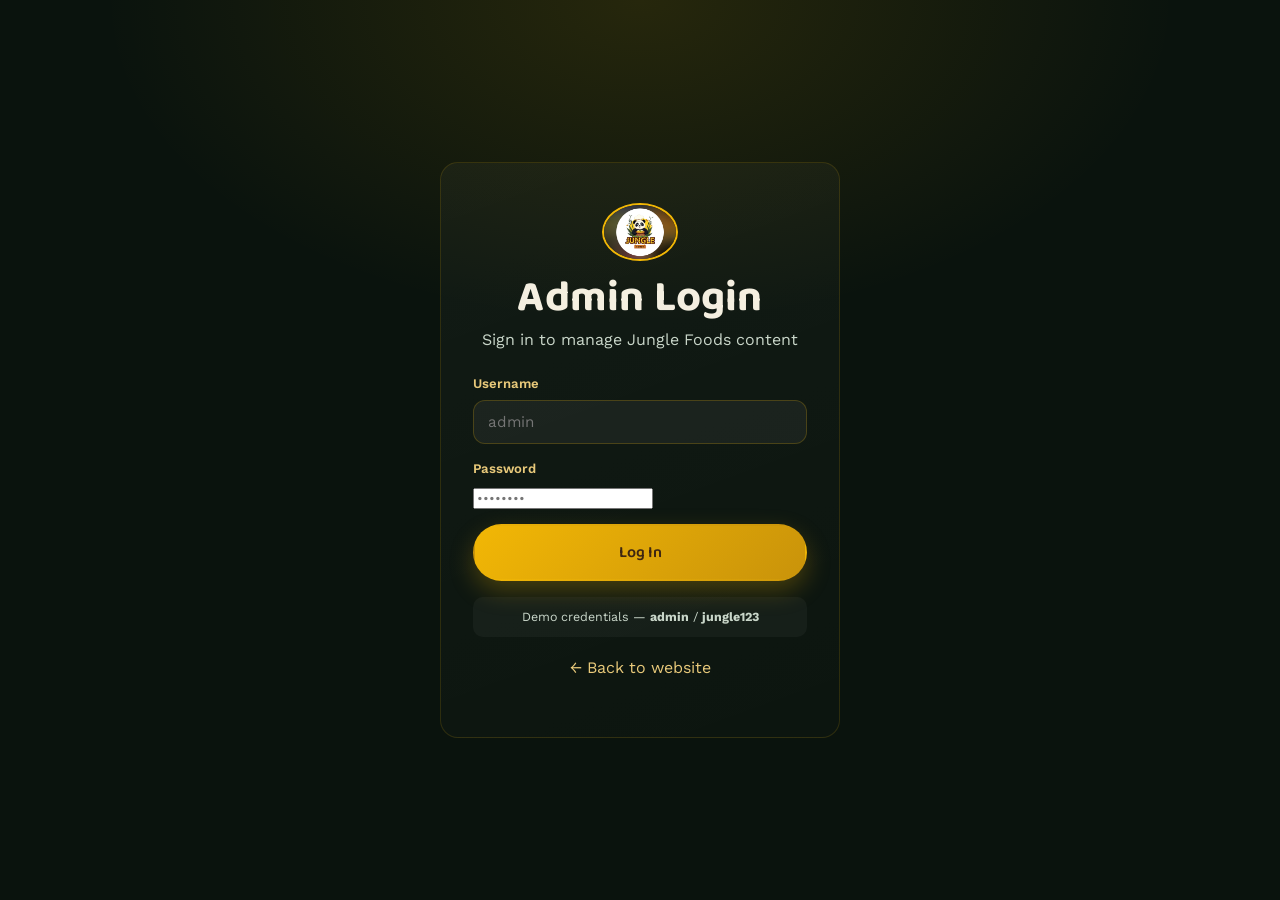
<file: admin-login.html>
<!DOCTYPE html>
<html lang="en">
<head>
<meta charset="UTF-8">
<meta name="viewport" content="width=device-width, initial-scale=1.0">
<title>Admin Login — Jungle Foods</title>
<link rel="icon" href="assets/logo.png">
<link rel="preconnect" href="https://fonts.googleapis.com">
<link href="https://fonts.googleapis.com/css2?family=Baloo+2:wght@500;600;700;800&family=Work+Sans:wght@400;500;600;700&display=swap" rel="stylesheet">
<link rel="stylesheet" href="css/style.css">
</head>
<body data-page="admin-login">
<div class="login-shell">
  <div class="card login-card">
    <img src="assets/logo.png" alt="Jungle Foods logo">
    <h2 style="margin-bottom:4px;">Admin Login</h2>
    <p style="margin-bottom:20px;">Sign in to manage Jungle Foods content</p>
    <form class="styled" id="loginForm">
      <div style="text-align:left;"><label>Username</label><input type="text" id="username" required placeholder="admin"></div>
      <div style="text-align:left;"><label>Password</label><input type="password" id="password" required placeholder="••••••••"></div>
      <button type="submit" class="btn btn-primary btn-block">Log In</button>
    </form>
    <div class="hint-box">Demo credentials — <strong>admin</strong> / <strong>jungle123</strong></div>
    <p style="margin-top:18px;"><a href="index.html" style="color:var(--gold-soft);">← Back to website</a></p>
  </div>
</div>
<script src="js/main.js"></script>
<script>
document.getElementById('loginForm').addEventListener('submit', (e) => {
  e.preventDefault();
  const u = document.getElementById('username').value.trim();
  const p = document.getElementById('password').value.trim();
  if(u === 'admin' && p === 'jungle123'){
    sessionStorage.setItem('jf_admin_auth', '1');
    window.location.href = 'admin-dashboard.html';
  } else {
    JF.toast('Invalid username or password');
  }
});
</script>
</body>
</html>
</file>
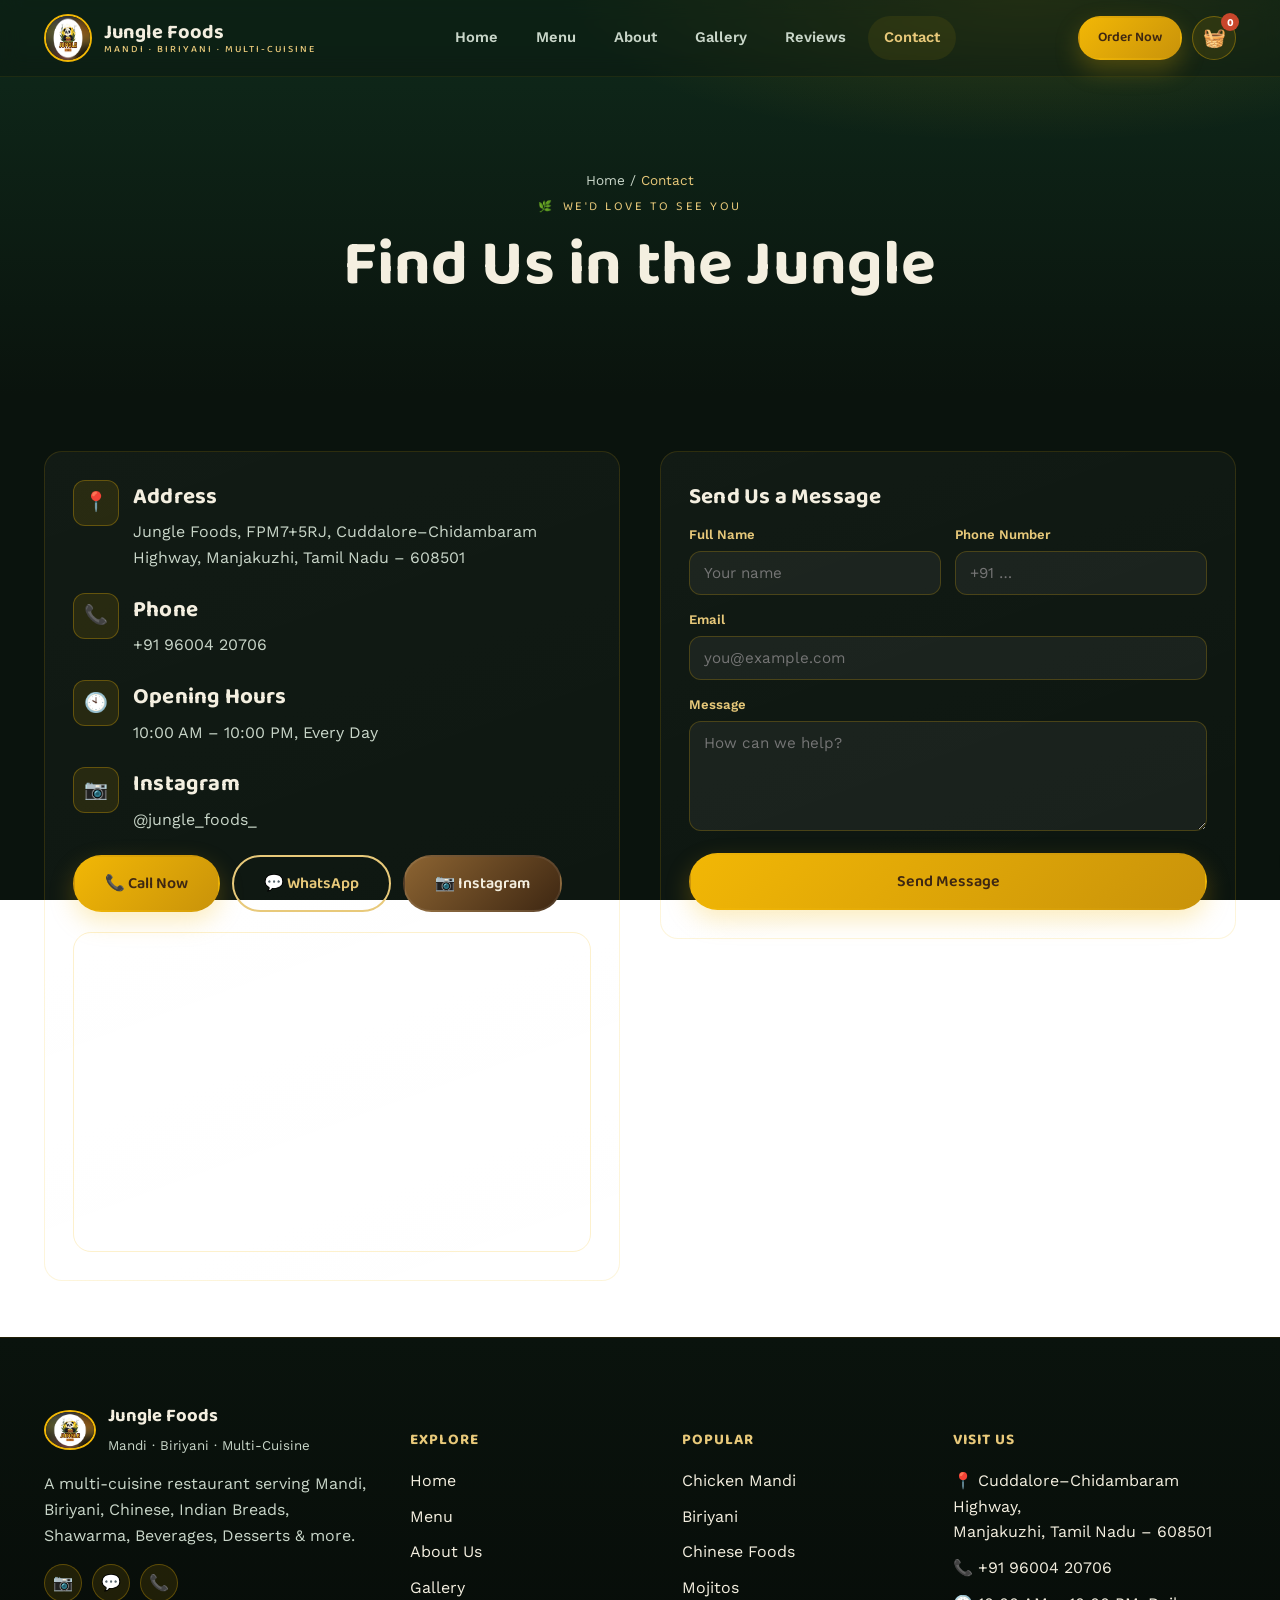
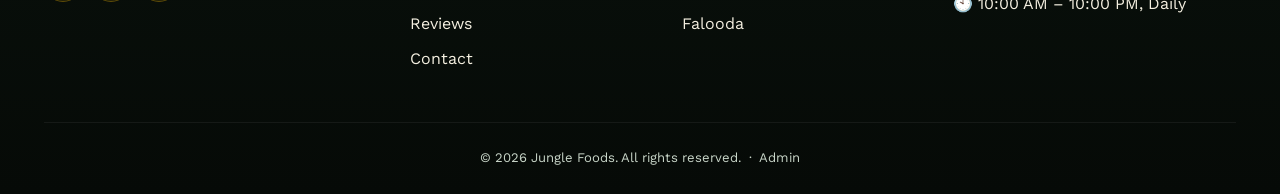
<file: contact.html>
<!DOCTYPE html>
<html lang="en">
<head>
<meta charset="UTF-8">
<meta name="viewport" content="width=device-width, initial-scale=1.0">
<title>Contact Us — Jungle Foods</title>
<meta name="description" content="Visit or contact Jungle Foods on the Cuddalore–Chidambaram Highway, Manjakuzhi. Open 10AM–10PM daily.">
<link rel="icon" href="assets/logo.png">
<link rel="preconnect" href="https://fonts.googleapis.com">
<link href="https://fonts.googleapis.com/css2?family=Baloo+2:wght@500;600;700;800&family=Work+Sans:wght@400;500;600;700&display=swap" rel="stylesheet">
<link rel="stylesheet" href="css/style.css">
</head>
<body data-page="contact">

<div class="page-loader"><img src="assets/logo.png" alt="Loading"><span>Finding the Way…</span></div>
<div class="scroll-progress" id="scrollProgress"></div>

<header class="navbar" id="siteNav">
  <div class="container nav-inner">
    <a href="index.html" class="brand">
      <img src="assets/logo.png" alt="Jungle Foods logo">
      <span class="brand-name">Jungle Foods<span>MANDI · BIRIYANI · MULTI-CUISINE</span></span>
    </a>
    <nav class="nav-links" id="navLinks">
      <a href="index.html" data-page="home">Home</a>
      <a href="menu.html" data-page="menu">Menu</a>
      <a href="about.html" data-page="about">About</a>
      <a href="gallery.html" data-page="gallery">Gallery</a>
      <a href="reviews.html" data-page="reviews">Reviews</a>
      <a href="contact.html" data-page="contact">Contact</a>
    </nav>
    <div class="nav-cta">
      <a href="menu.html" class="btn btn-primary btn-sm">Order Now</a>
      <button class="cart-btn" id="cartToggle" aria-label="Open cart">🧺<span class="cart-count">0</span></button>
      <button class="nav-toggle" id="navToggle" aria-label="Toggle menu">☰</button>
    </div>
  </div>
</header>

<section class="page-header">
  <div class="container">
    <div class="breadcrumb"><a href="index.html">Home</a> / <span>Contact</span></div>
    <div class="eyebrow" style="justify-content:center;">We'd love to see you</div>
    <h1>Find Us in the Jungle</h1>
  </div>
</section>

<section class="section-tight">
  <div class="container contact-grid">
    <div class="reveal">
      <div class="card">
        <div class="contact-info-card">
          <div class="contact-icon">📍</div>
          <div>
            <h3 style="margin-bottom:4px;">Address</h3>
            <p style="margin:0;">Jungle Foods, FPM7+5RJ, Cuddalore–Chidambaram Highway, Manjakuzhi, Tamil Nadu – 608501</p>
          </div>
        </div>
        <div class="contact-info-card">
          <div class="contact-icon">📞</div>
          <div>
            <h3 style="margin-bottom:4px;">Phone</h3>
            <p style="margin:0;"><a href="tel:+919600420706">+91 96004 20706</a></p>
          </div>
        </div>
        <div class="contact-info-card">
          <div class="contact-icon">🕙</div>
          <div>
            <h3 style="margin-bottom:4px;">Opening Hours</h3>
            <p style="margin:0;">10:00 AM – 10:00 PM, Every Day</p>
          </div>
        </div>
        <div class="contact-info-card">
          <div class="contact-icon">📷</div>
          <div>
            <h3 style="margin-bottom:4px;">Instagram</h3>
            <p style="margin:0;"><a href="https://www.instagram.com/jungle_foods_" target="_blank">@jungle_foods_</a></p>
          </div>
        </div>
        <div class="quick-actions">
          <a href="tel:+919600420706" class="btn btn-primary">📞 Call Now</a>
          <a href="https://wa.me/919600420706" target="_blank" class="btn btn-outline">💬 WhatsApp</a>
          <a href="https://www.instagram.com/jungle_foods_" target="_blank" class="btn btn-wood">📷 Instagram</a>
        </div>
        <div class="map-frame">
          <iframe
            src="https://www.google.com/maps?q=FPM7%2B5RJ+Manjakuzhi+Tamil+Nadu&output=embed"
            loading="lazy" referrerpolicy="no-referrer-when-downgrade"
            title="Jungle Foods location on Google Maps"></iframe>
        </div>
      </div>
    </div>

    <div class="reveal">
      <div class="card">
        <h3>Send Us a Message</h3>
        <form class="styled" id="contactForm">
          <div class="form-row">
            <div><label>Full Name</label><input type="text" required placeholder="Your name"></div>
            <div><label>Phone Number</label><input type="tel" required placeholder="+91 …"></div>
          </div>
          <div><label>Email</label><input type="email" placeholder="you@example.com"></div>
          <div><label>Message</label><textarea required placeholder="How can we help?"></textarea></div>
          <button type="submit" class="btn btn-primary">Send Message</button>
        </form>
      </div>
    </div>
  </div>
</section>

<footer class="footer" id="siteFooter"></footer>

<div class="cart-overlay" id="cartOverlay"></div>
<aside class="cart-drawer" id="cartDrawer">
  <div class="cart-head">
    <h3 style="margin:0;">Your Basket</h3>
    <button class="cart-close" id="cartClose" aria-label="Close cart">✕</button>
  </div>
  <div class="cart-items" id="cartItems"></div>
  <div class="cart-foot">
    <div class="cart-total-row"><span>Total</span><span id="cartTotal">₹0</span></div>
    <button class="btn btn-primary btn-block" id="checkoutBtn">Checkout via WhatsApp</button>
  </div>
</aside>

<button class="back-top" id="backTop" aria-label="Back to top">↑</button>

<script src="js/main.js"></script>
<script src="js/footer.js"></script>
<script>
document.getElementById('contactForm').addEventListener('submit', (e) => {
  e.preventDefault();
  JF.toast("Thanks! We'll get back to you shortly.");
  e.target.reset();
});
</script>
</body>
</html>
</file>
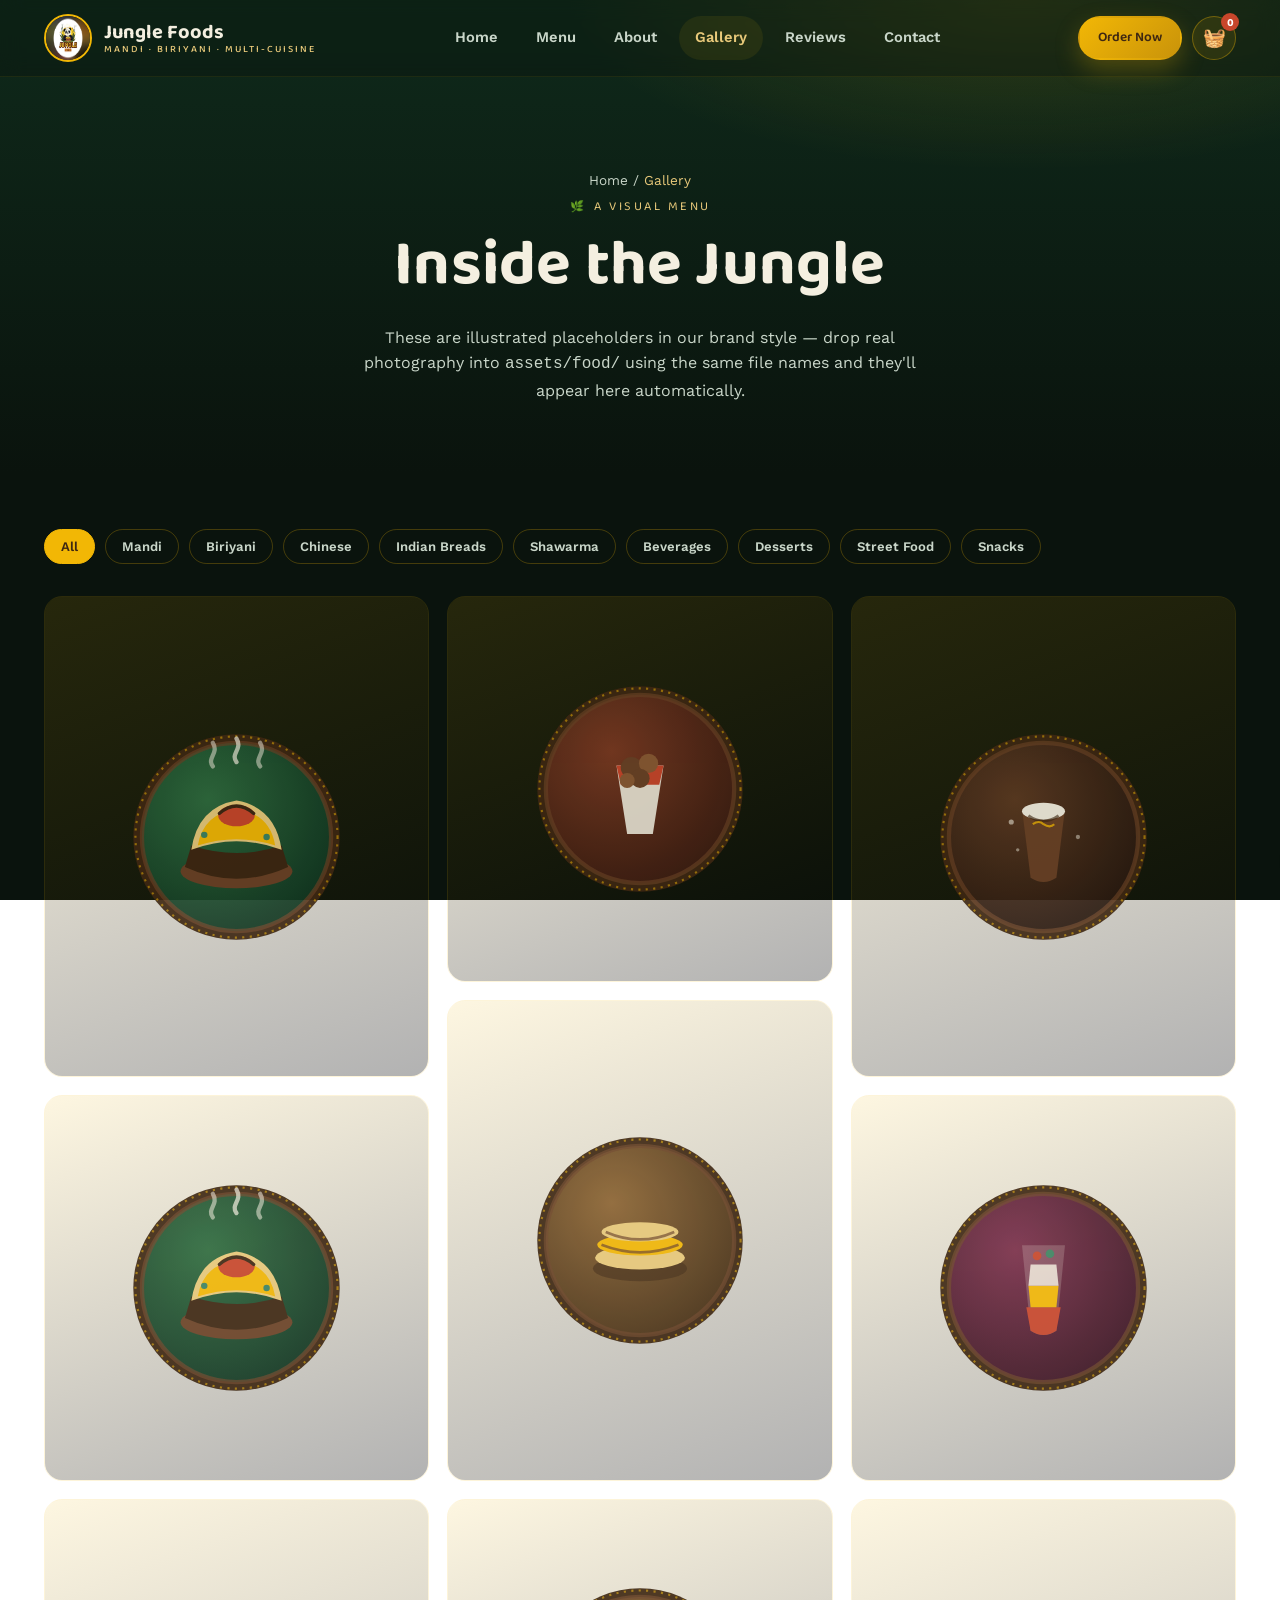
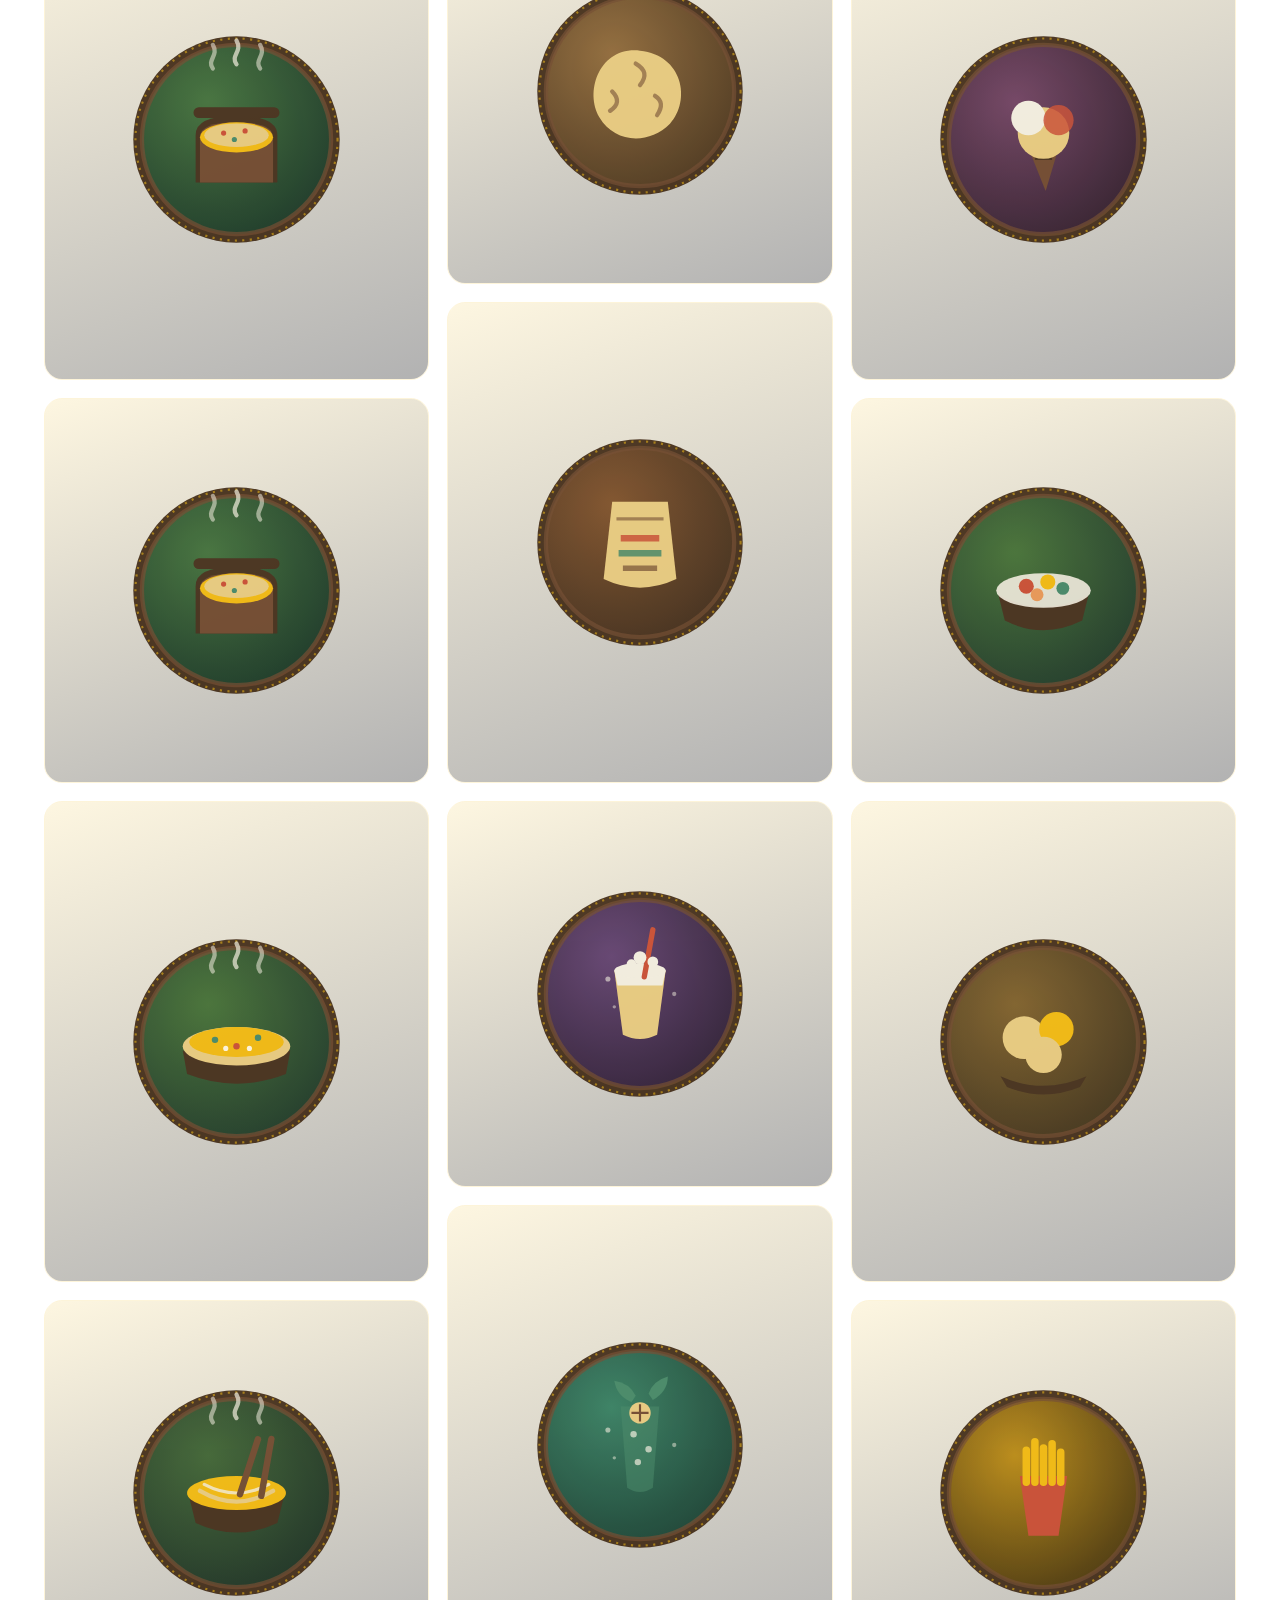
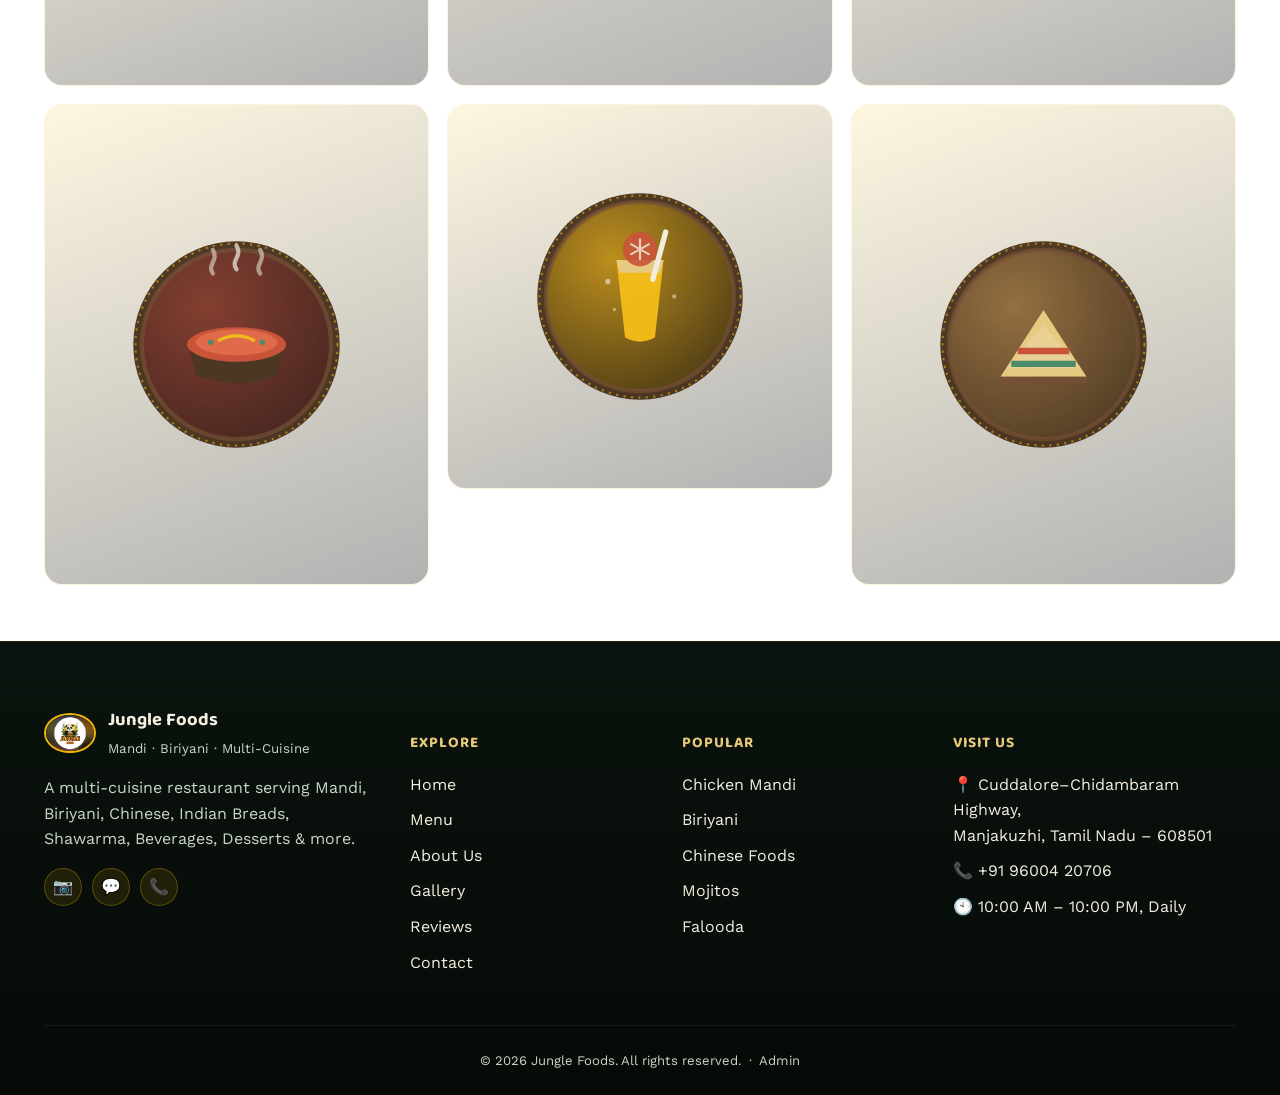
<file: gallery.html>
<!DOCTYPE html>
<html lang="en">
<head>
<meta charset="UTF-8">
<meta name="viewport" content="width=device-width, initial-scale=1.0">
<title>Gallery — Jungle Foods</title>
<meta name="description" content="A visual tour of Jungle Foods: Mandi, Biriyani, Chinese, Shawarma, mocktails and desserts.">
<link rel="icon" href="assets/logo.png">
<link rel="preconnect" href="https://fonts.googleapis.com">
<link href="https://fonts.googleapis.com/css2?family=Baloo+2:wght@500;600;700;800&family=Work+Sans:wght@400;500;600;700&display=swap" rel="stylesheet">
<link rel="stylesheet" href="css/style.css">
</head>
<body data-page="gallery">

<div class="page-loader"><img src="assets/logo.png" alt="Loading"><span>Hanging the Photos…</span></div>
<div class="scroll-progress" id="scrollProgress"></div>

<header class="navbar" id="siteNav">
  <div class="container nav-inner">
    <a href="index.html" class="brand">
      <img src="assets/logo.png" alt="Jungle Foods logo">
      <span class="brand-name">Jungle Foods<span>MANDI · BIRIYANI · MULTI-CUISINE</span></span>
    </a>
    <nav class="nav-links" id="navLinks">
      <a href="index.html" data-page="home">Home</a>
      <a href="menu.html" data-page="menu">Menu</a>
      <a href="about.html" data-page="about">About</a>
      <a href="gallery.html" data-page="gallery">Gallery</a>
      <a href="reviews.html" data-page="reviews">Reviews</a>
      <a href="contact.html" data-page="contact">Contact</a>
    </nav>
    <div class="nav-cta">
      <a href="menu.html" class="btn btn-primary btn-sm">Order Now</a>
      <button class="cart-btn" id="cartToggle" aria-label="Open cart">🧺<span class="cart-count">0</span></button>
      <button class="nav-toggle" id="navToggle" aria-label="Toggle menu">☰</button>
    </div>
  </div>
</header>

<section class="page-header">
  <div class="container">
    <div class="breadcrumb"><a href="index.html">Home</a> / <span>Gallery</span></div>
    <div class="eyebrow" style="justify-content:center;">A visual menu</div>
    <h1>Inside the Jungle</h1>
    <p style="max-width:560px;margin:0 auto;">These are illustrated placeholders in our brand style — drop real photography into <code>assets/food/</code> using the same file names and they'll appear here automatically.</p>
  </div>
</section>

<section class="section-tight">
  <div class="container">
    <div class="filter-row" id="galleryFilters"></div>
    <div class="gallery-grid" id="galleryGrid"></div>
  </div>
</section>

<div class="lightbox" id="lightbox">
  <button class="lightbox-close" id="lightboxClose" aria-label="Close">✕</button>
  <div class="lightbox-inner">
    <div class="g-fill" id="lightboxImg"></div>
    <h3 id="lightboxTitle"></h3>
    <p id="lightboxCat" style="color:var(--gold-soft);"></p>
  </div>
</div>

<footer class="footer" id="siteFooter"></footer>

<div class="cart-overlay" id="cartOverlay"></div>
<aside class="cart-drawer" id="cartDrawer">
  <div class="cart-head">
    <h3 style="margin:0;">Your Basket</h3>
    <button class="cart-close" id="cartClose" aria-label="Close cart">✕</button>
  </div>
  <div class="cart-items" id="cartItems"></div>
  <div class="cart-foot">
    <div class="cart-total-row"><span>Total</span><span id="cartTotal">₹0</span></div>
    <button class="btn btn-primary btn-block" id="checkoutBtn">Checkout via WhatsApp</button>
  </div>
</aside>

<button class="back-top" id="backTop" aria-label="Back to top">↑</button>

<script src="js/main.js"></script>
<script src="js/footer.js"></script>
<script>
const shots = [
  {icon:'mandi', title:'Al Faham Chicken Mandi', cat:'Mandi', ar:'4/5'},
  {icon:'mandi', title:'BBQ Chicken Mandi (Family Pack)', cat:'Mandi', ar:'1/1'},
  {icon:'biriyani', title:'Bucket Biriyani', cat:'Biriyani', ar:'4/5'},
  {icon:'biriyani', title:'Chicken 65 Biriyani', cat:'Biriyani', ar:'1/1'},
  {icon:'friedrice', title:'Schezwan Chicken Fried Rice', cat:'Chinese', ar:'4/5'},
  {icon:'noodles', title:'Prawn Noodles', cat:'Chinese', ar:'1/1'},
  {icon:'curry', title:'Butter Chicken', cat:'Chinese', ar:'4/5'},
  {icon:'drychicken', title:'Dragon Chicken', cat:'Chinese', ar:'1/1'},
  {icon:'parotta', title:'Kothu Parotta', cat:'Indian Breads', ar:'4/5'},
  {icon:'naan', title:'Garlic Naan', cat:'Indian Breads', ar:'1/1'},
  {icon:'shawarma', title:'Chicken Shawarma Roll', cat:'Shawarma', ar:'4/5'},
  {icon:'milkshake', title:'Snickers Milkshake', cat:'Beverages', ar:'1/1'},
  {icon:'mojito', title:'Blueberry Mojito', cat:'Beverages', ar:'4/5'},
  {icon:'juice', title:'Fresh Pomegranate Juice', cat:'Beverages', ar:'1/1'},
  {icon:'coldcoffee', title:'Hard Rock Cold Coffee', cat:'Beverages', ar:'4/5'},
  {icon:'falooda', title:'Jungle Special Falooda', cat:'Desserts', ar:'1/1'},
  {icon:'icecream', title:'Black Currant Ice Cream', cat:'Desserts', ar:'4/5'},
  {icon:'fruitsalad', title:'Royal Fruit Salad', cat:'Desserts', ar:'1/1'},
  {icon:'streetfood', title:'Pani Poori', cat:'Street Food', ar:'4/5'},
  {icon:'frozensnack', title:'French Fries', cat:'Snacks', ar:'1/1'},
  {icon:'sandwich', title:'Tandoori Sandwich', cat:'Snacks', ar:'4/5'},
];

const cats = ['All', ...new Set(shots.map(s=>s.cat))];
const filterEl = document.getElementById('galleryFilters');
const gridEl = document.getElementById('galleryGrid');
let active = 'All';

function renderFilters(){
  filterEl.innerHTML = cats.map(c => `<button class="chip ${c===active?'active':''}" data-cat="${c}">${c}</button>`).join('');
  filterEl.querySelectorAll('.chip').forEach(btn => btn.addEventListener('click', () => {
    active = btn.dataset.cat; renderFilters(); renderGrid();
  }));
}

function renderGrid(){
  const list = active === 'All' ? shots : shots.filter(s => s.cat === active);
  gridEl.innerHTML = list.map((s,i) => `
    <div class="gallery-item reveal in" data-i="${i}">
      <div class="g-fill" style="--ar:${s.ar};"><img src="assets/icons/${s.icon}.svg" alt="${s.title}" loading="lazy"></div>
      <div class="gallery-cap">${s.title}</div>
    </div>`).join('');
  gridEl.querySelectorAll('.gallery-item').forEach(el => el.addEventListener('click', () => openLightbox(list[+el.dataset.i])));
}

function openLightbox(item){
  document.getElementById('lightboxImg').style.setProperty('--ar', item.ar);
  document.getElementById('lightboxImg').innerHTML = `<img src="assets/icons/${item.icon}.svg" alt="${item.title}">`;
  document.getElementById('lightboxTitle').textContent = item.title;
  document.getElementById('lightboxCat').textContent = item.cat;
  document.getElementById('lightbox').classList.add('open');
}
document.getElementById('lightboxClose').addEventListener('click', () => document.getElementById('lightbox').classList.remove('open'));
document.getElementById('lightbox').addEventListener('click', (e) => { if(e.target.id === 'lightbox') e.currentTarget.classList.remove('open'); });

renderFilters();
renderGrid();
</script>
</body>
</html>
</file>
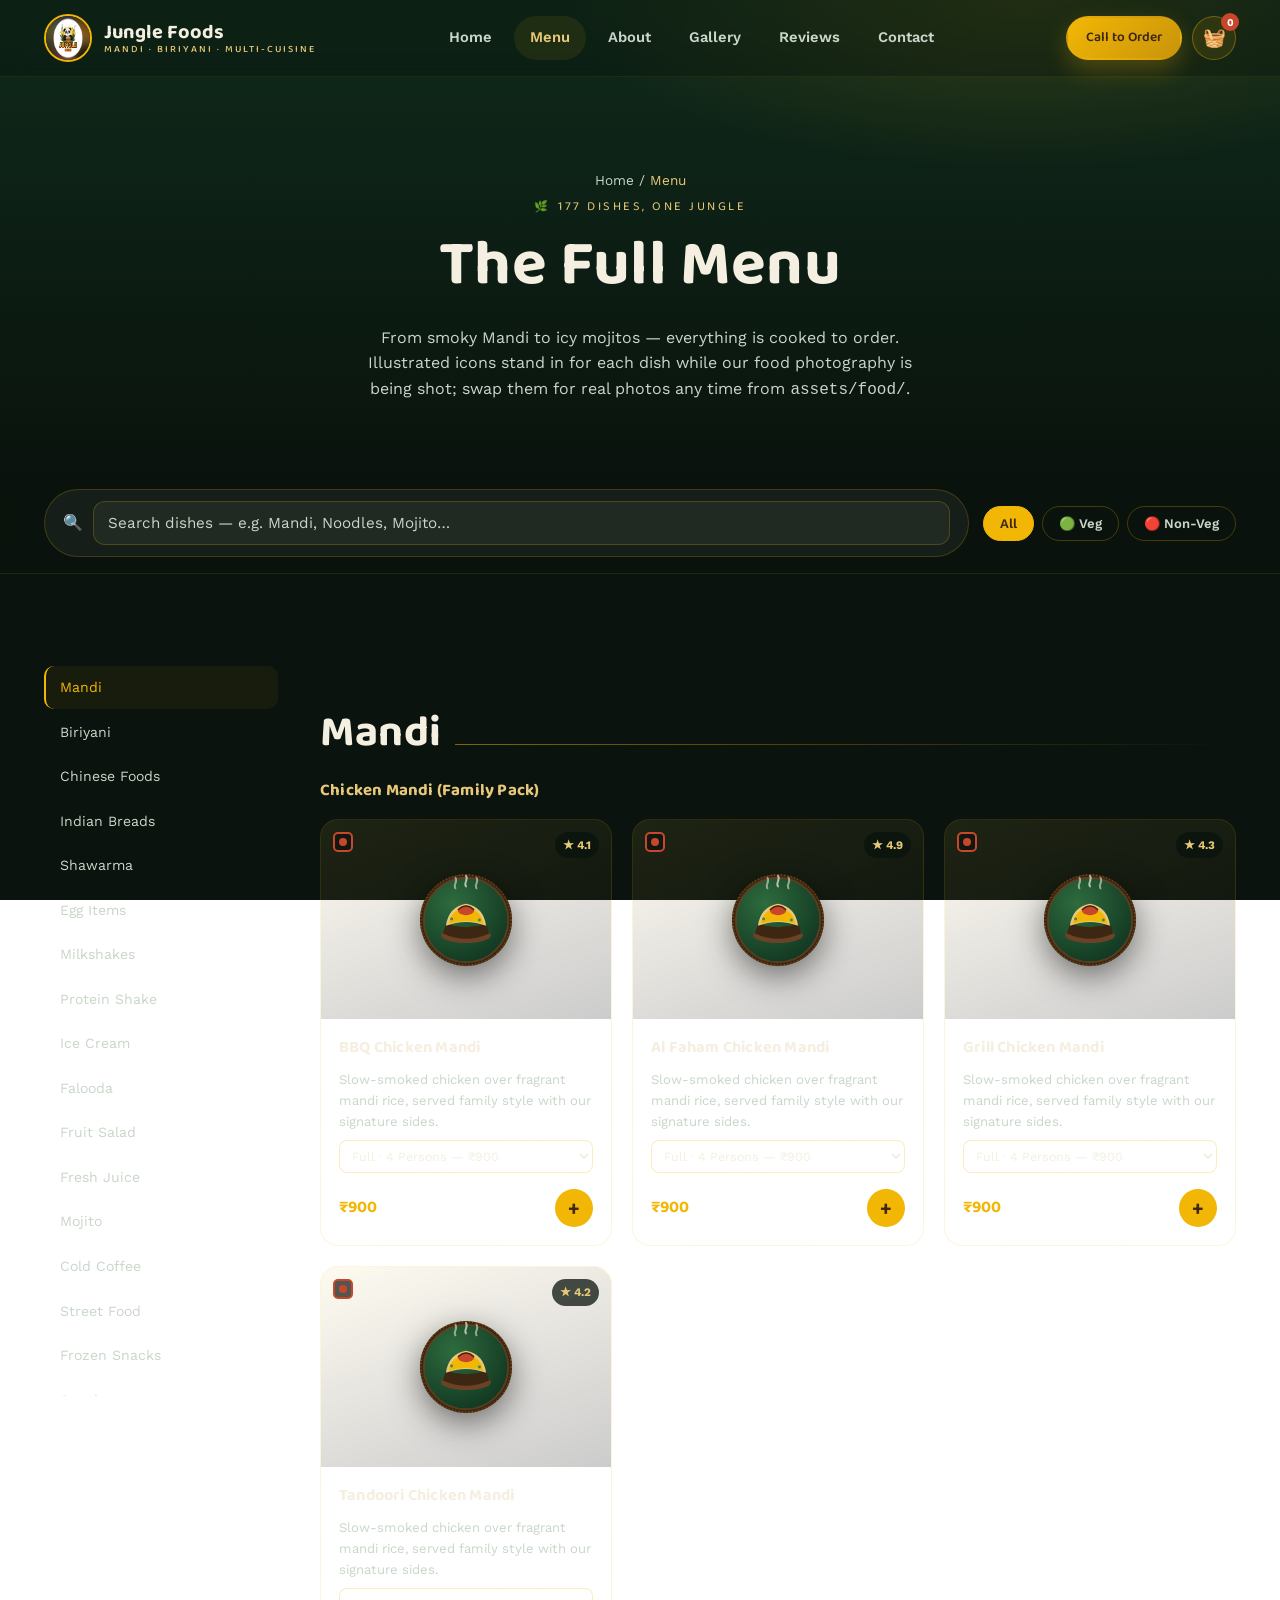
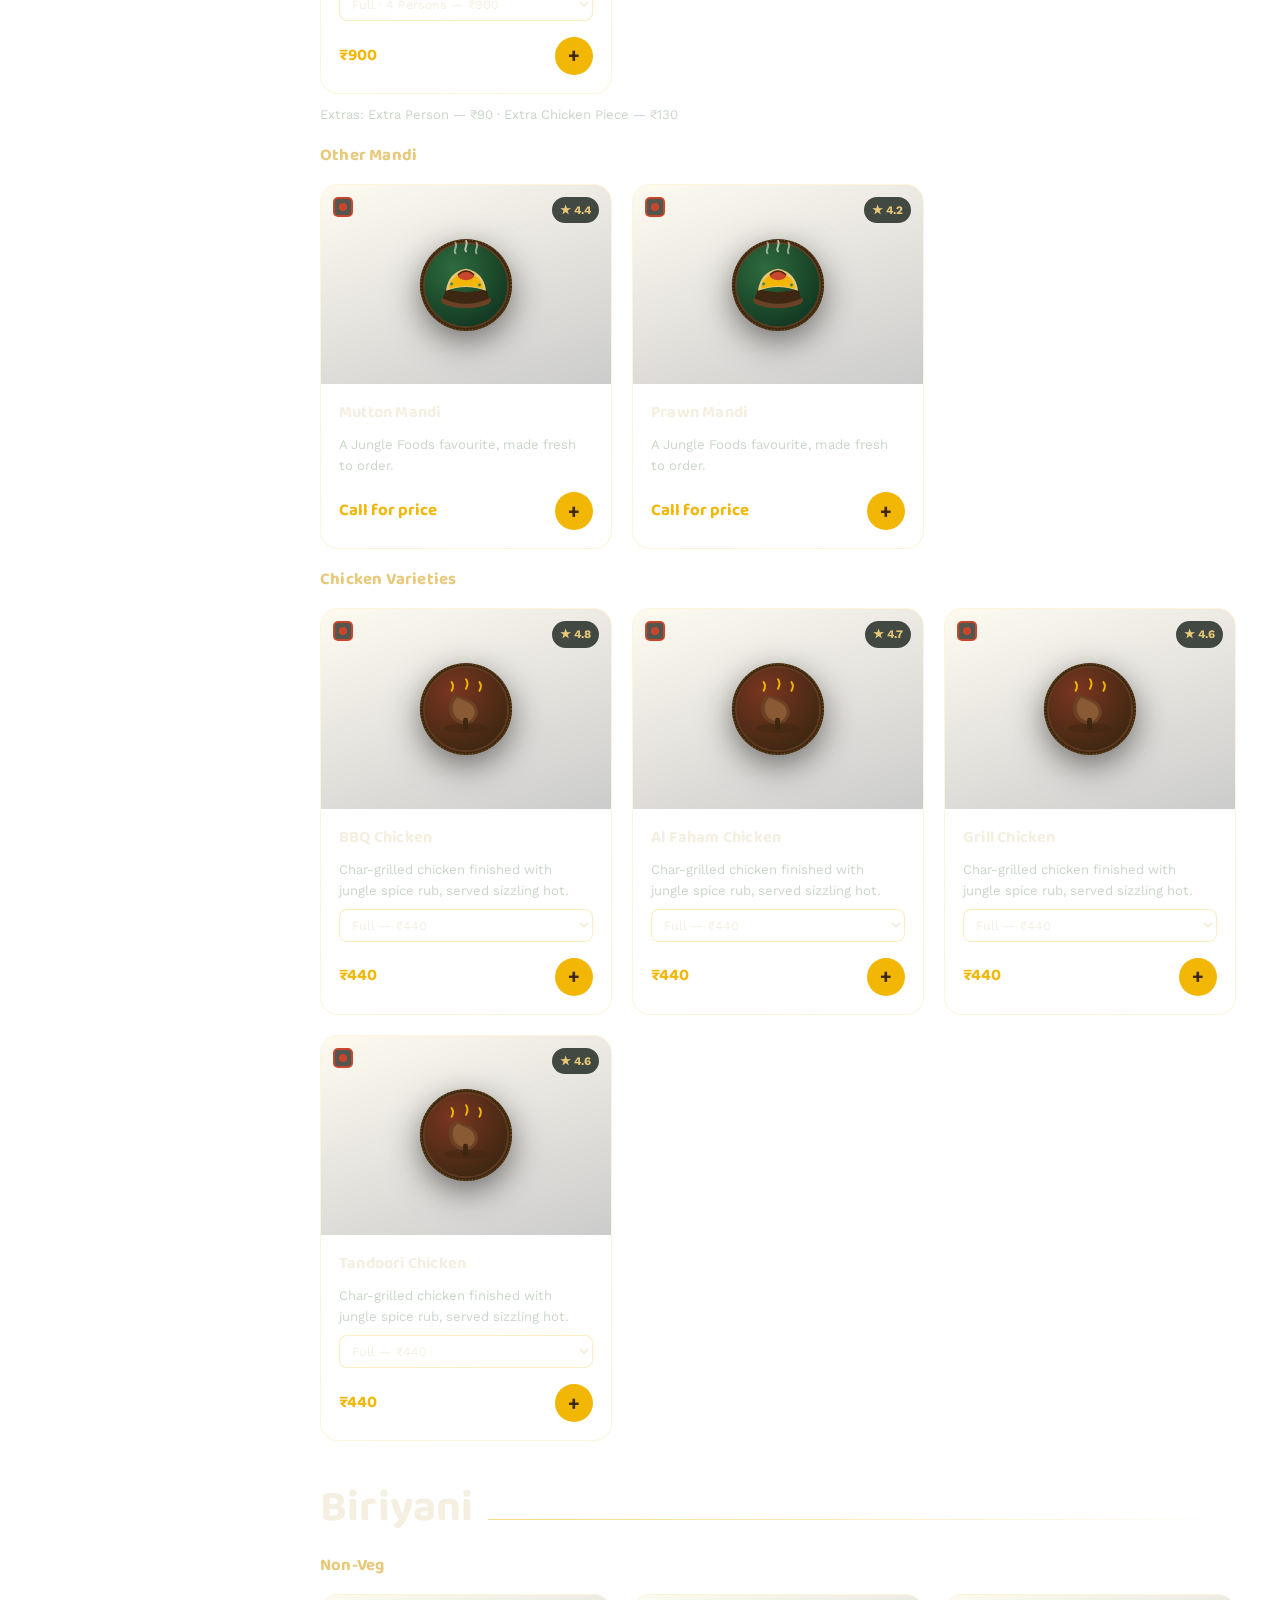
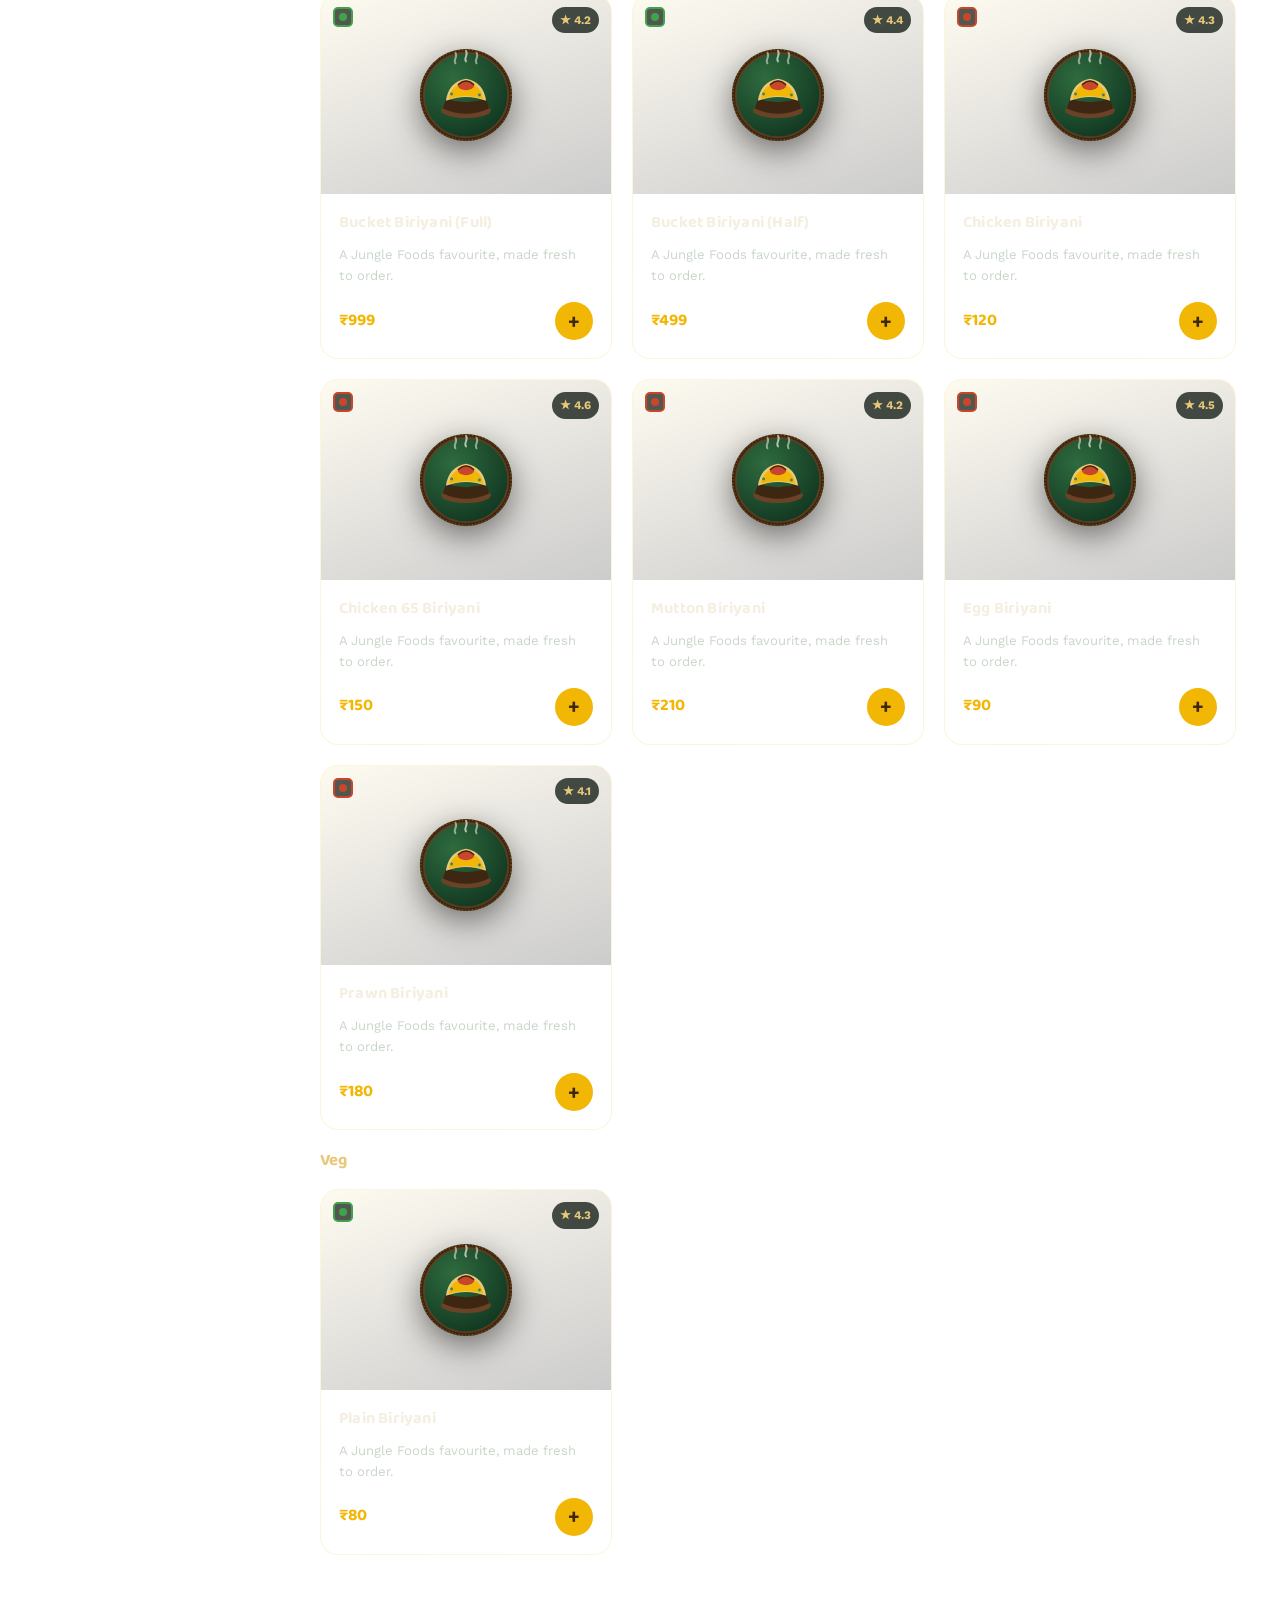
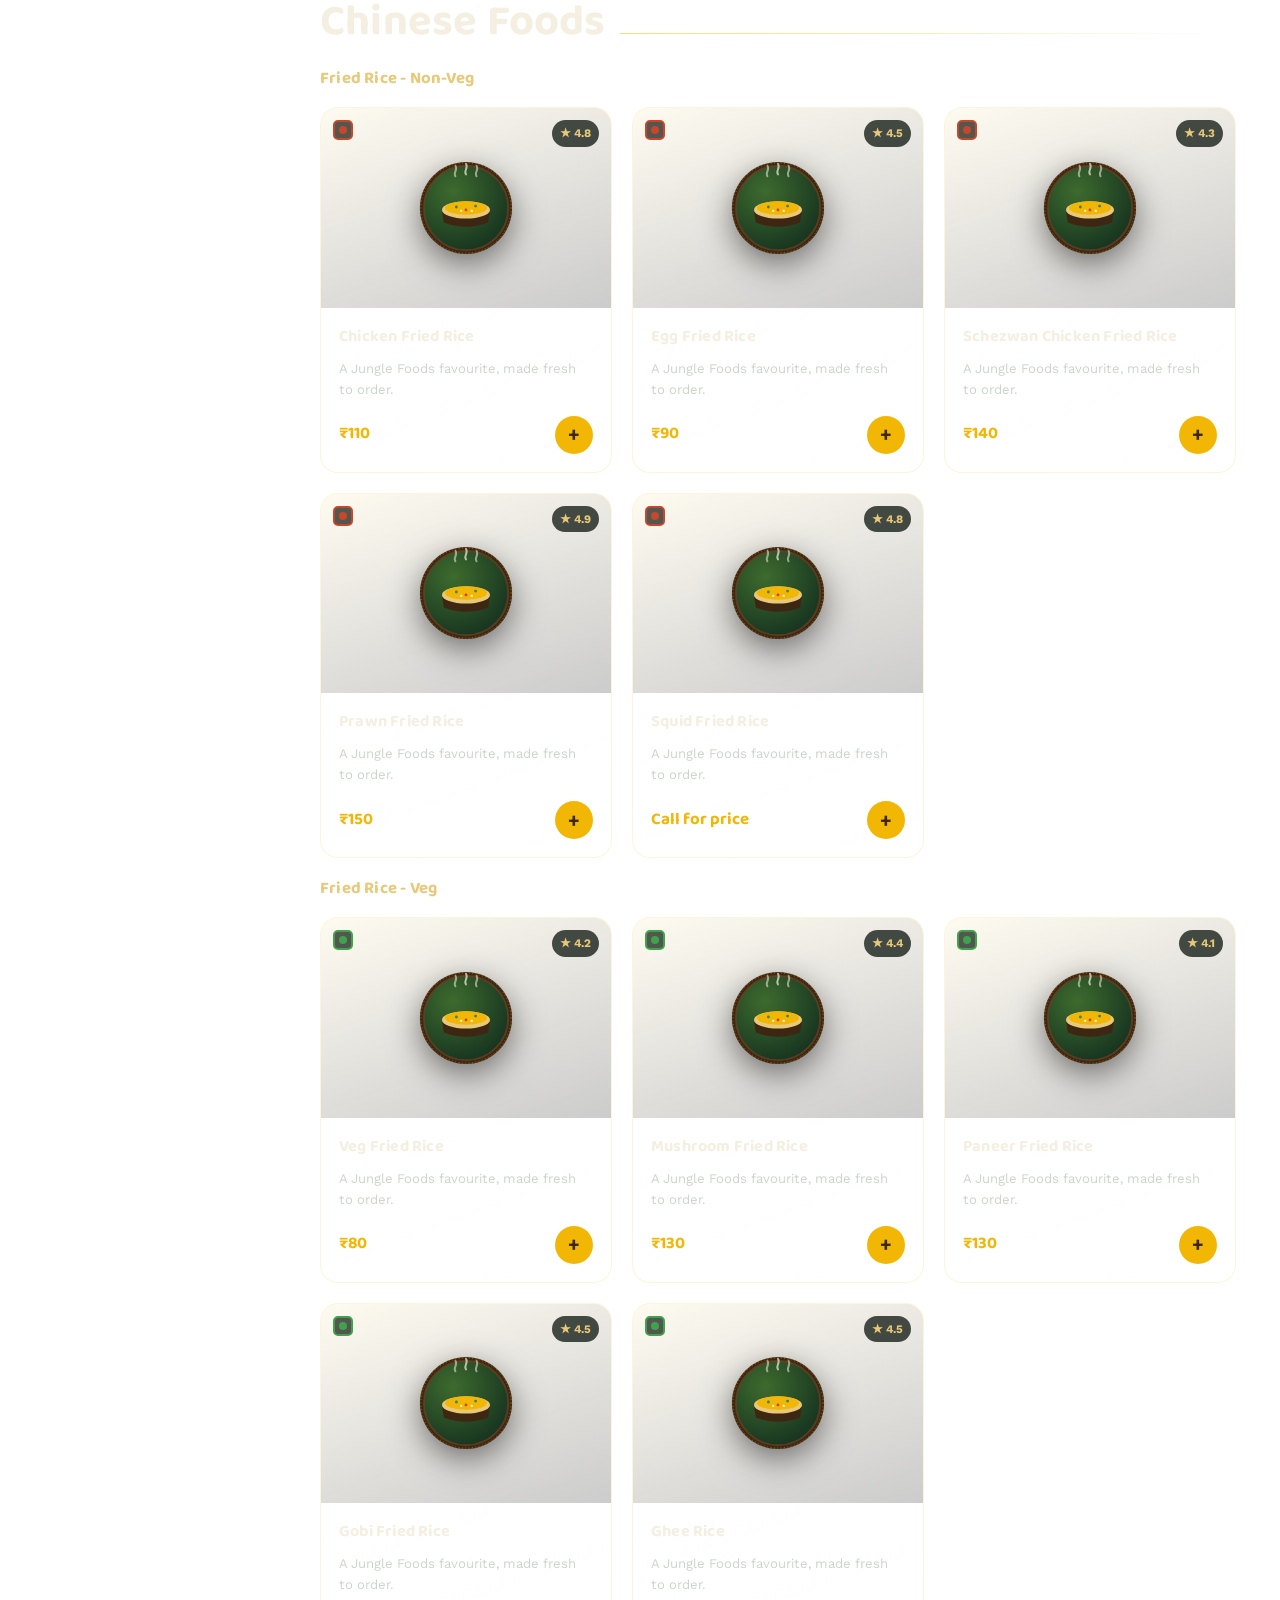
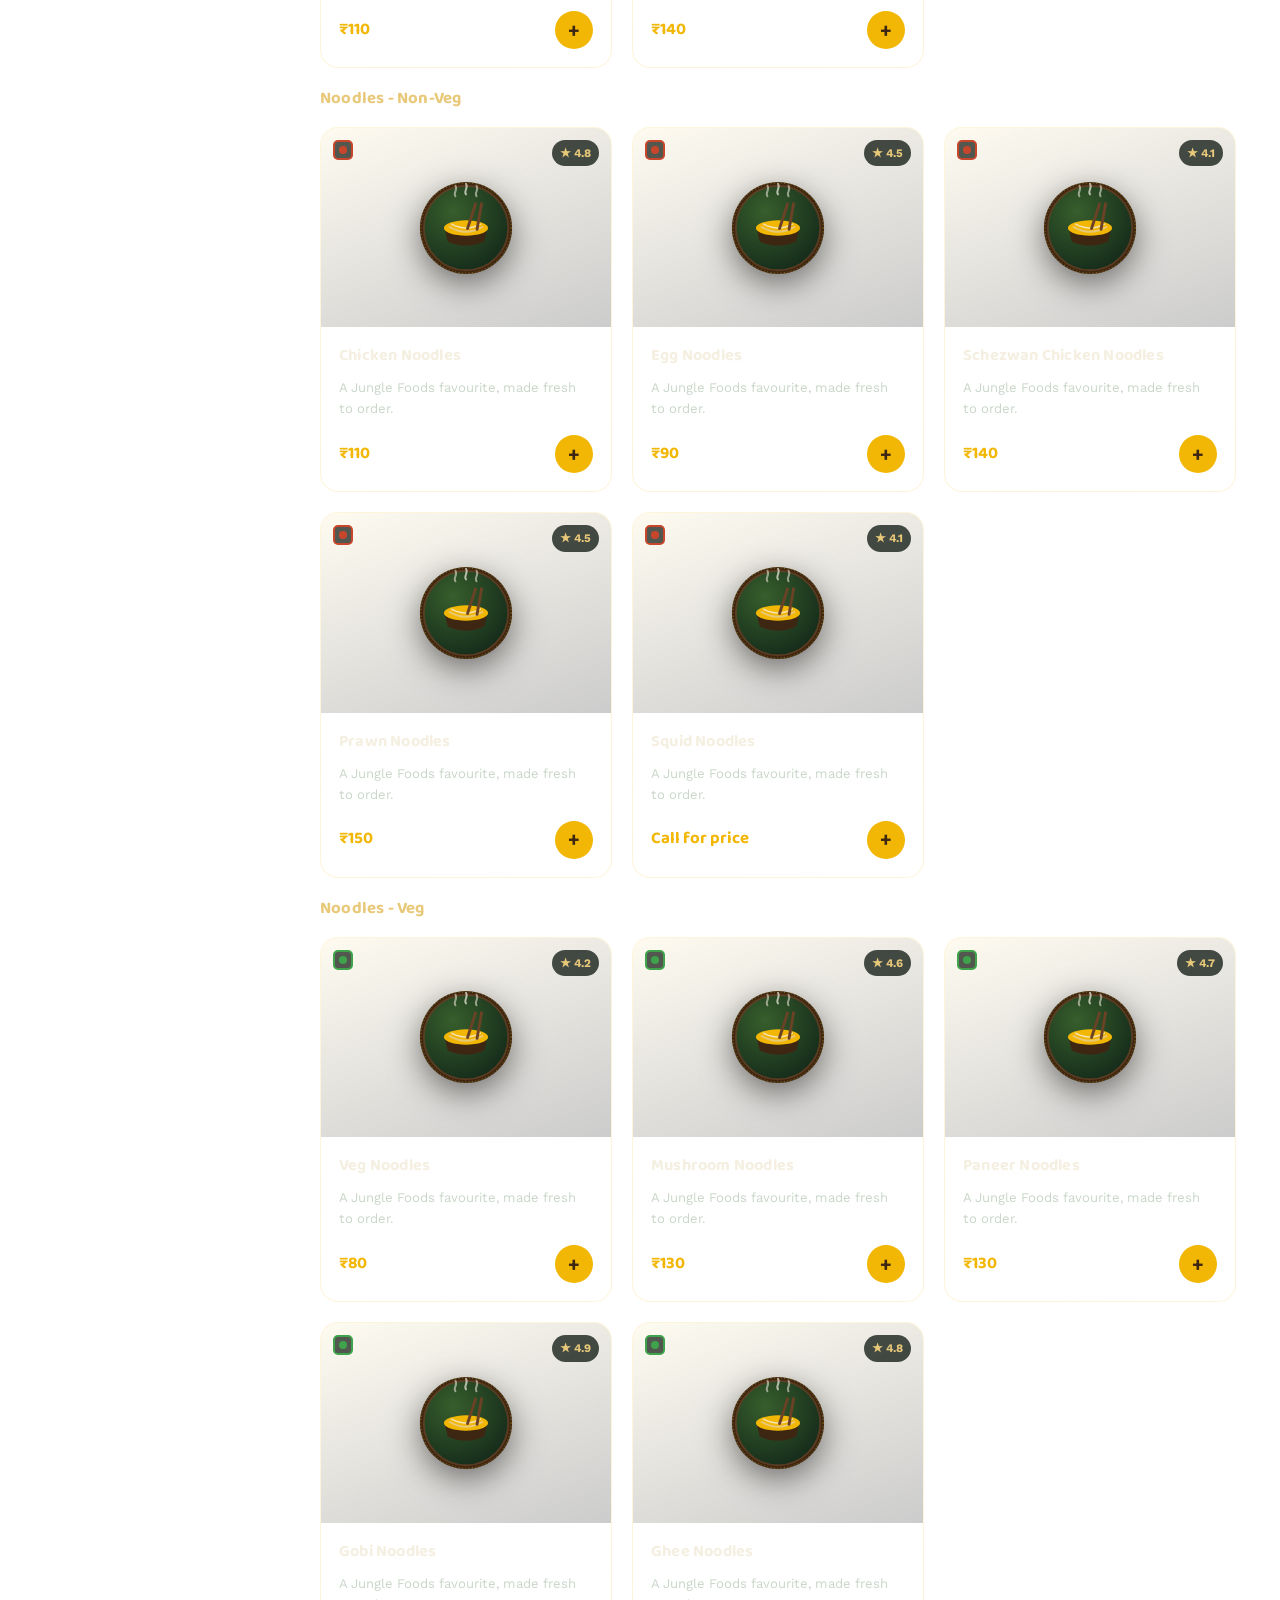
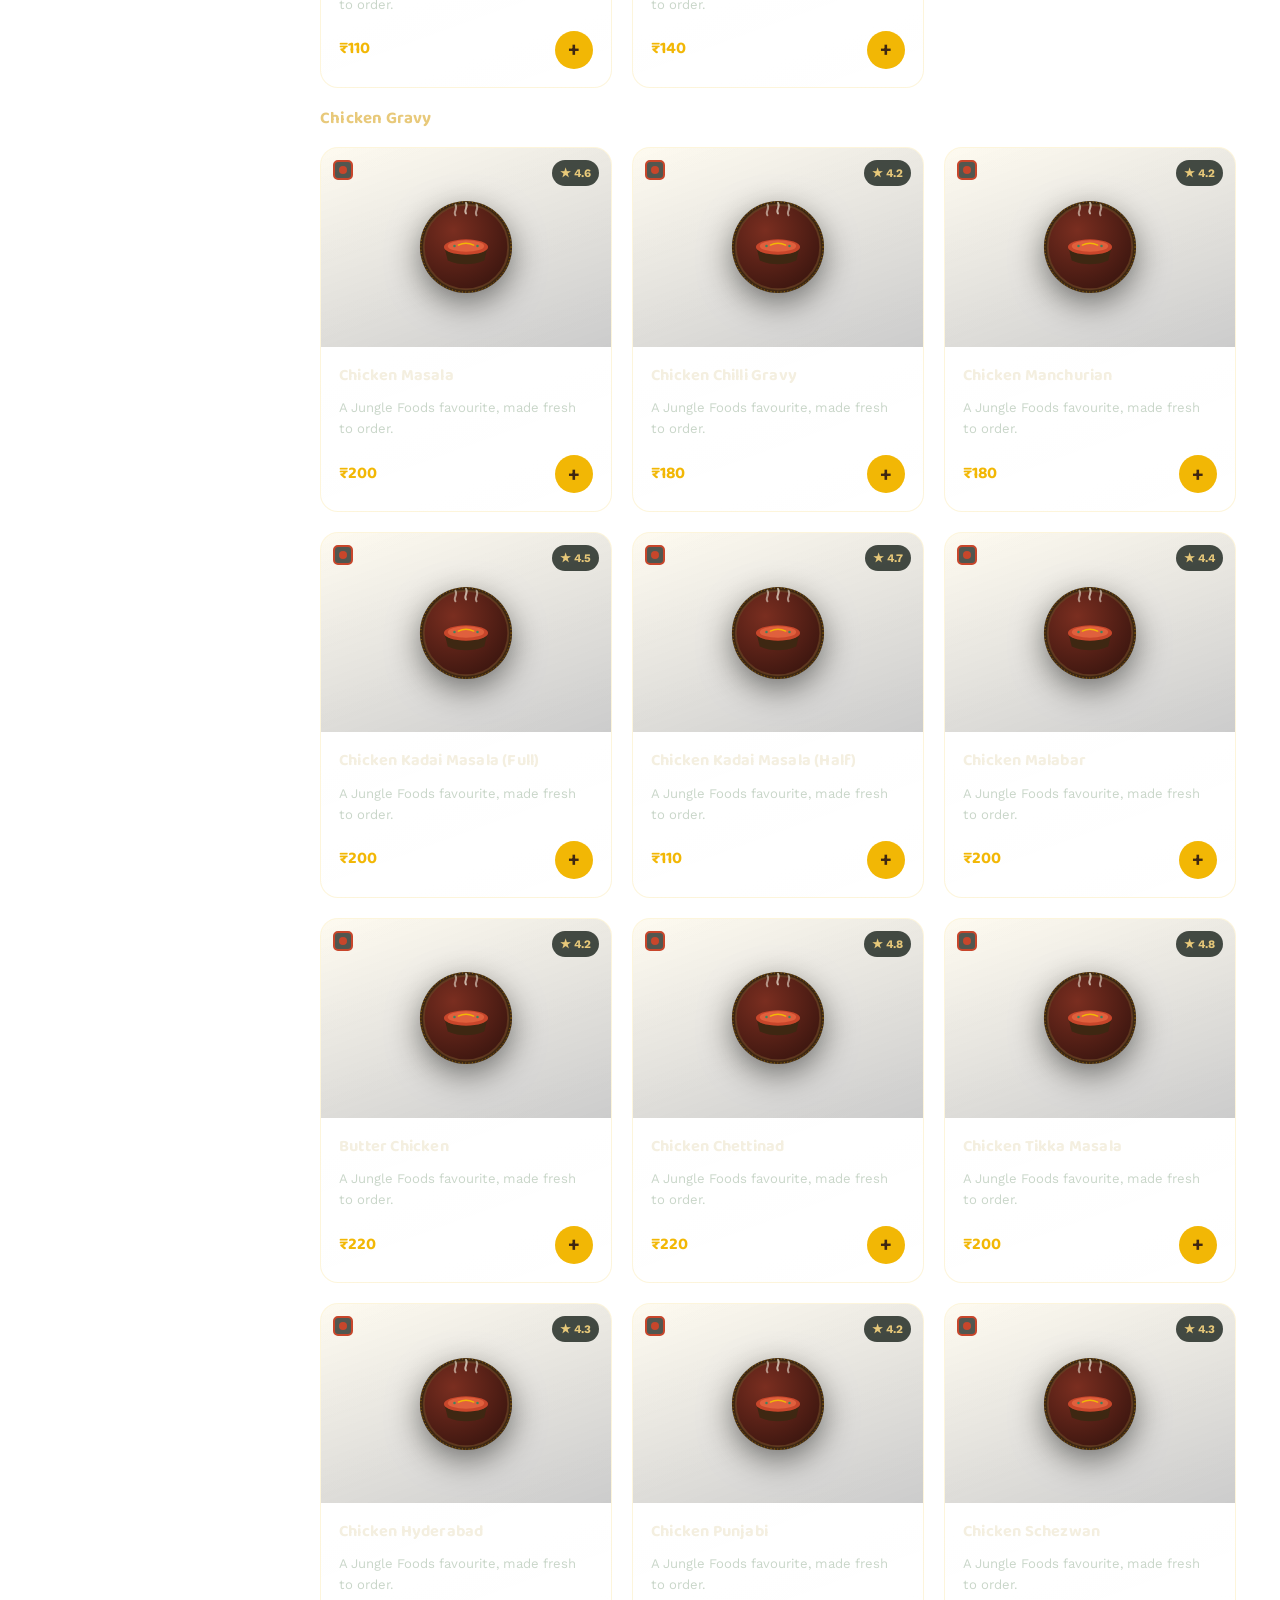
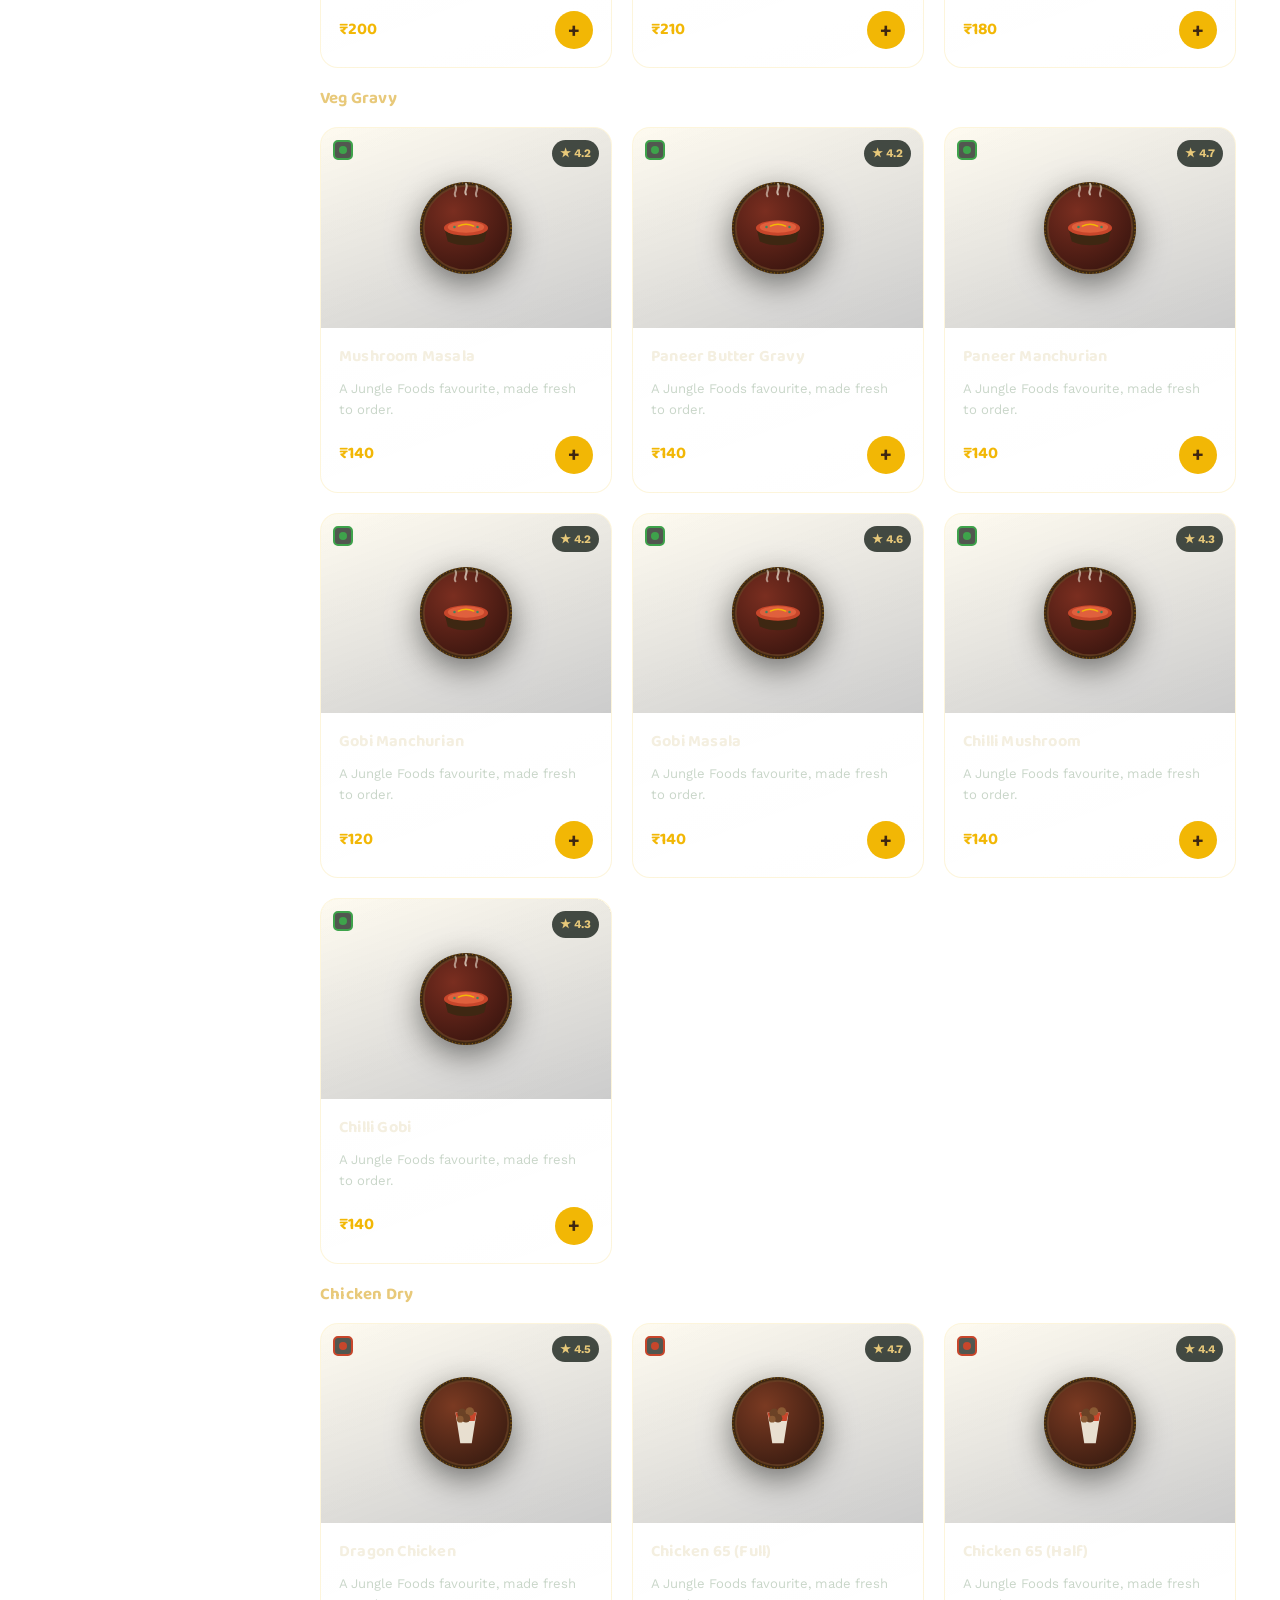
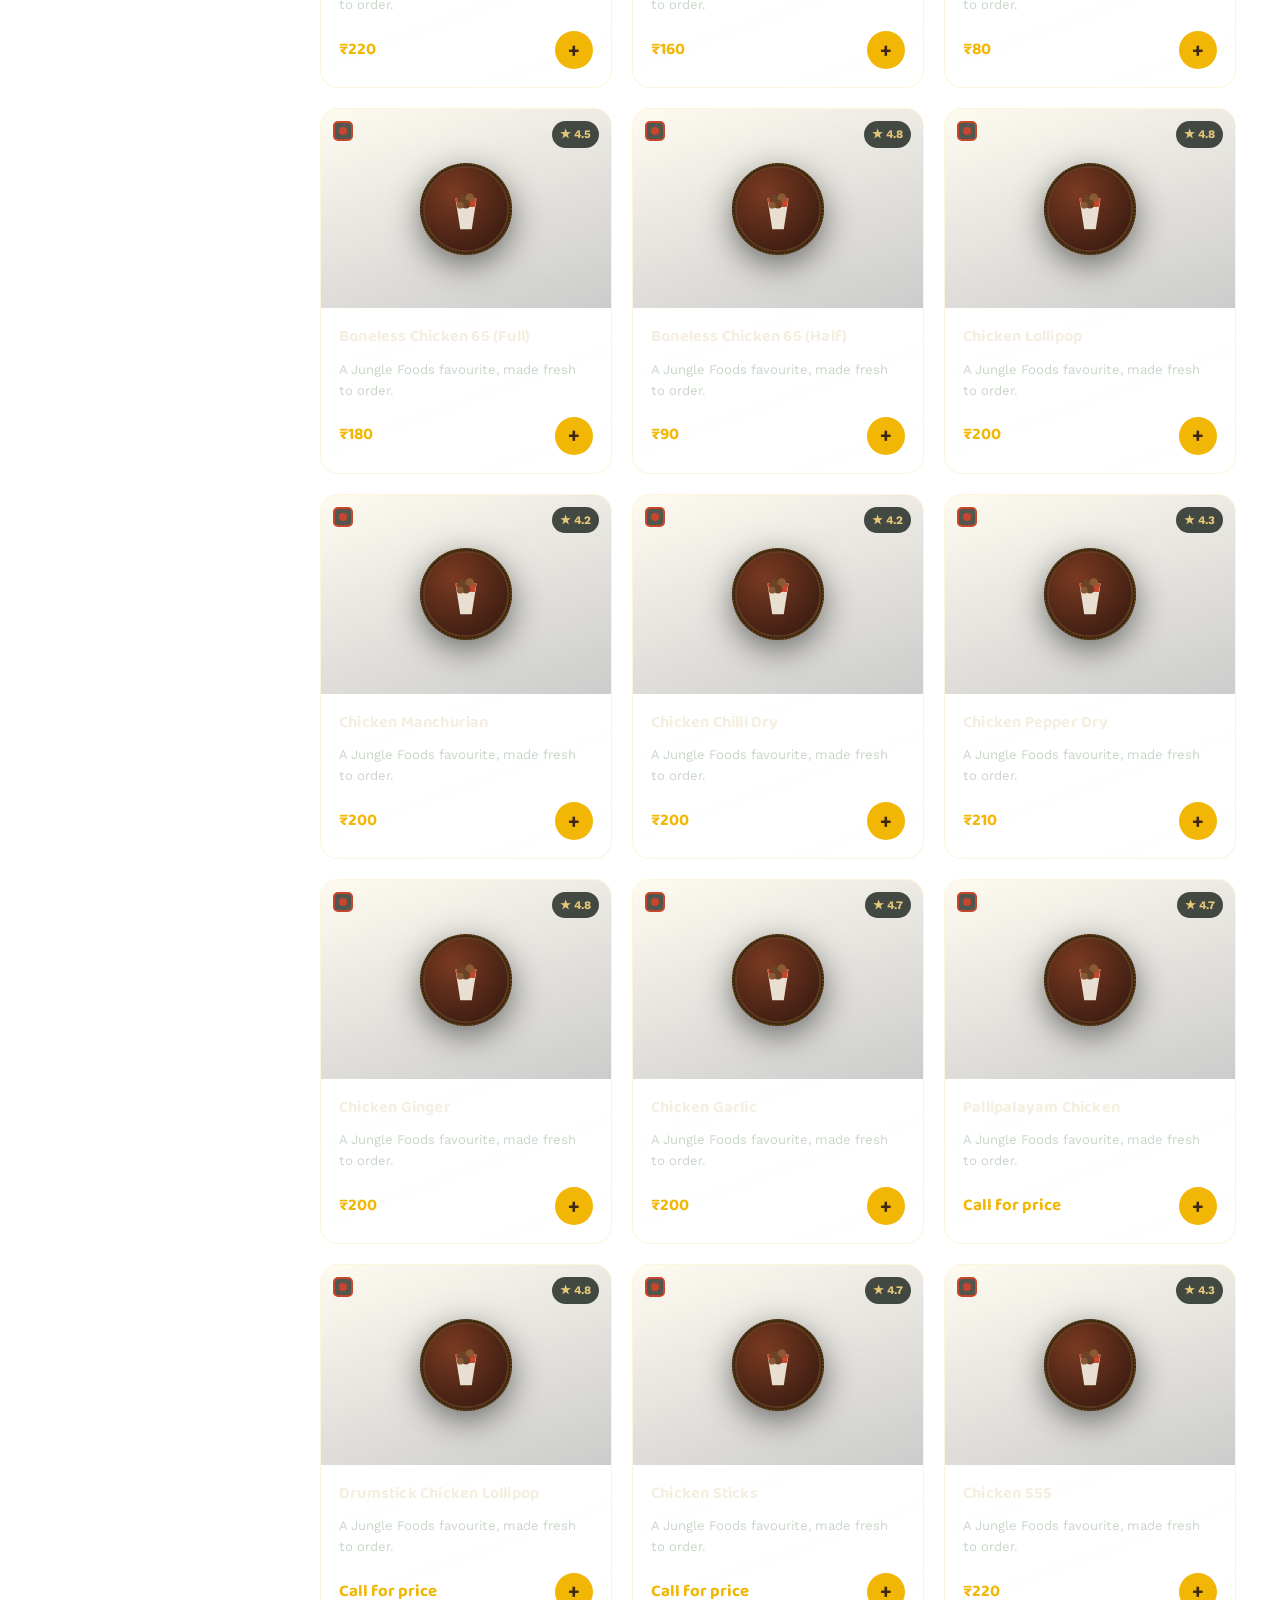
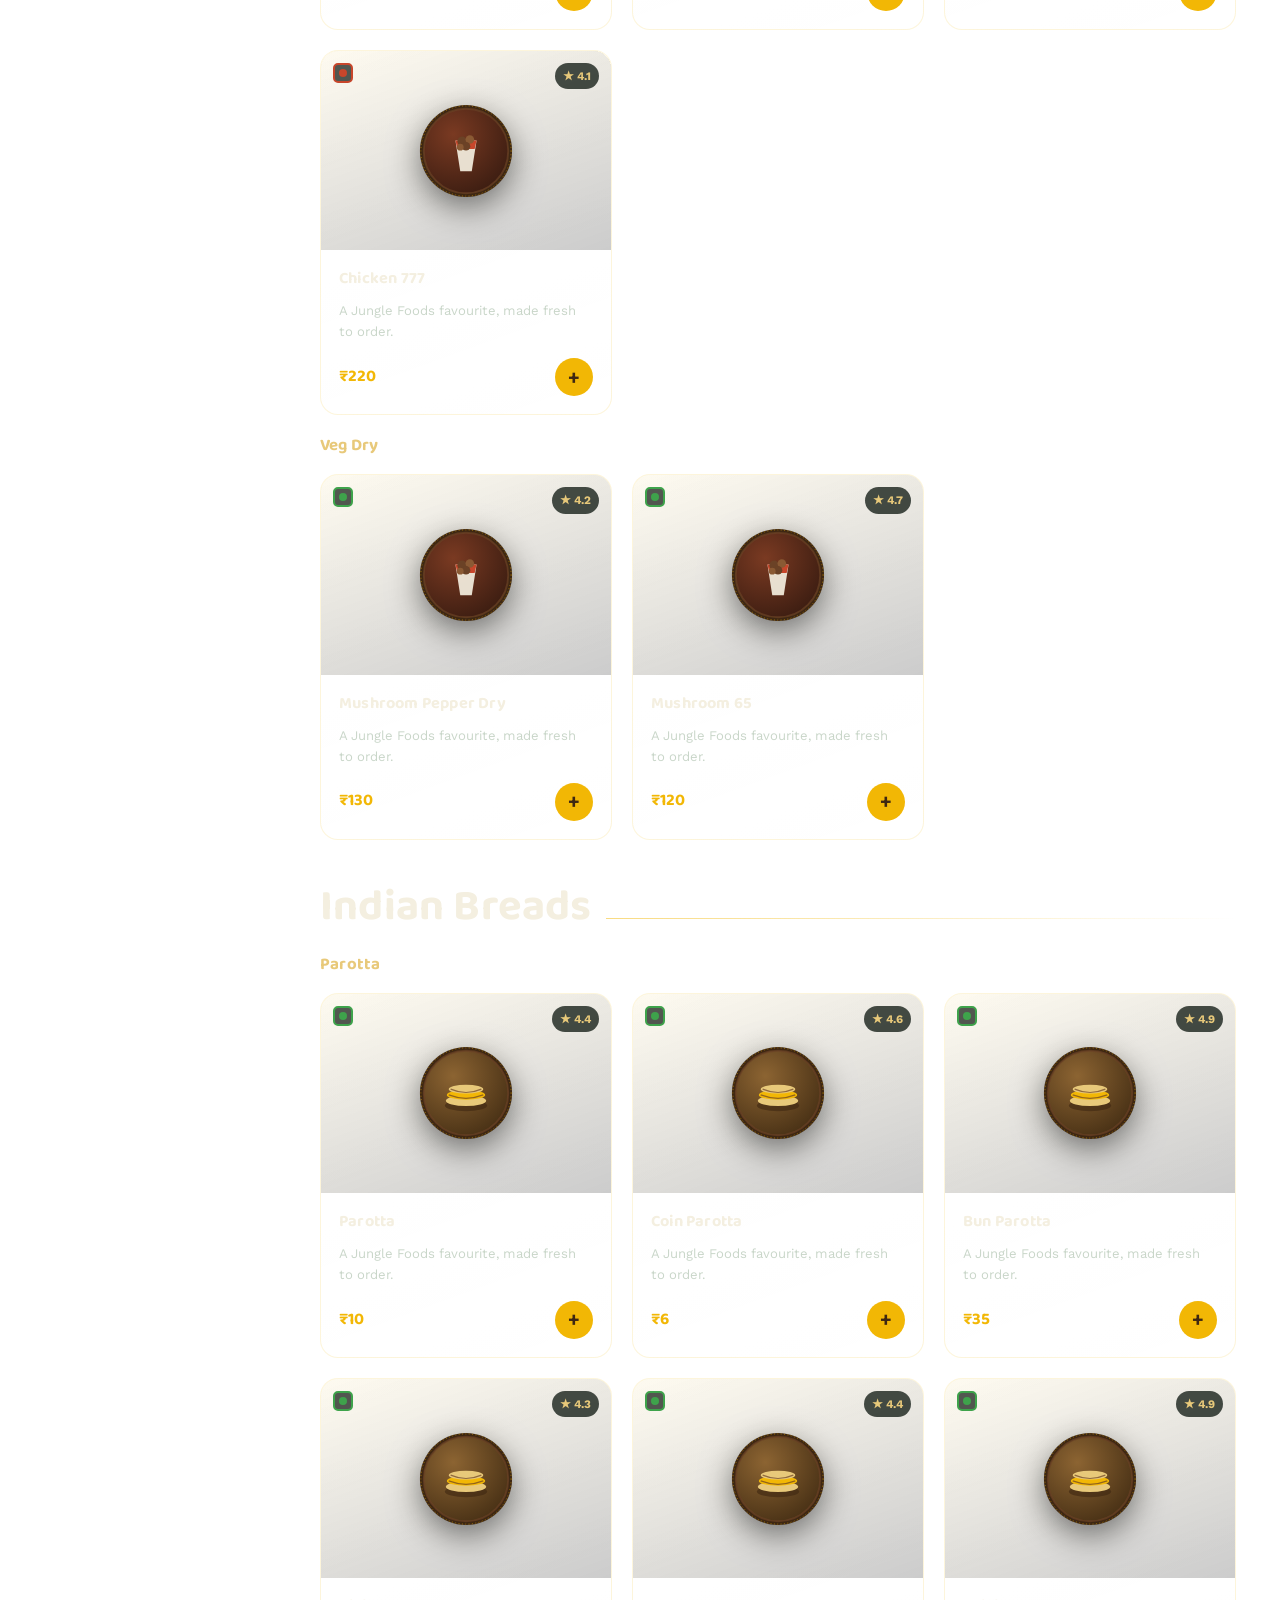
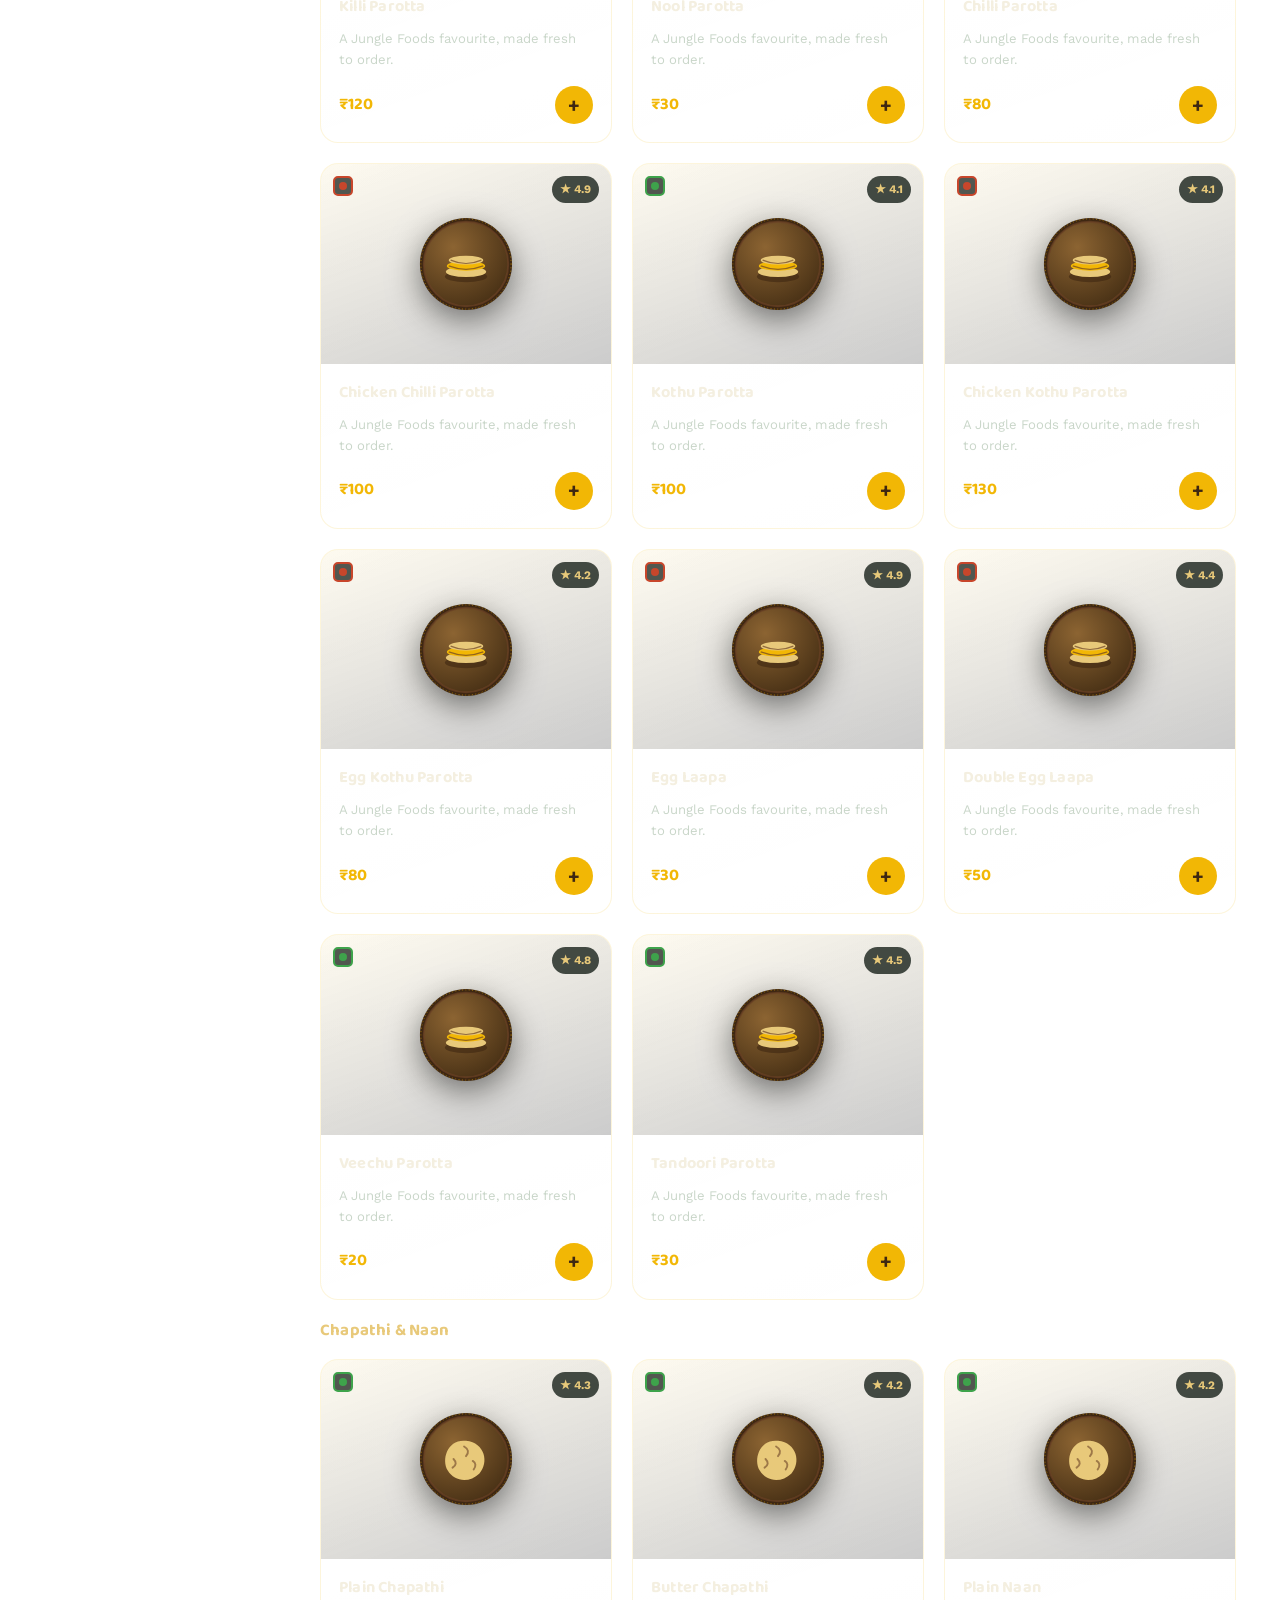
<file: menu.html>
<!DOCTYPE html>
<html lang="en">
<head>
<meta charset="UTF-8">
<meta name="viewport" content="width=device-width, initial-scale=1.0">
<title>Full Menu — Jungle Foods</title>
<meta name="description" content="Browse the full Jungle Foods menu: Mandi, Biriyani, Chinese Foods, Indian Breads, Shawarma, Beverages, Desserts and Snacks.">
<link rel="icon" href="assets/logo.png">
<link rel="preconnect" href="https://fonts.googleapis.com">
<link href="https://fonts.googleapis.com/css2?family=Baloo+2:wght@500;600;700;800&family=Work+Sans:wght@400;500;600;700&display=swap" rel="stylesheet">
<link rel="stylesheet" href="css/style.css">
</head>
<body data-page="menu">

<div class="page-loader"><img src="assets/logo.png" alt="Loading"><span>Plating the Menu…</span></div>
<div class="scroll-progress" id="scrollProgress"></div>

<header class="navbar" id="siteNav">
  <div class="container nav-inner">
    <a href="index.html" class="brand">
      <img src="assets/logo.png" alt="Jungle Foods logo">
      <span class="brand-name">Jungle Foods<span>MANDI · BIRIYANI · MULTI-CUISINE</span></span>
    </a>
    <nav class="nav-links" id="navLinks">
      <a href="index.html" data-page="home">Home</a>
      <a href="menu.html" data-page="menu">Menu</a>
      <a href="about.html" data-page="about">About</a>
      <a href="gallery.html" data-page="gallery">Gallery</a>
      <a href="reviews.html" data-page="reviews">Reviews</a>
      <a href="contact.html" data-page="contact">Contact</a>
    </nav>
    <div class="nav-cta">
      <a href="tel:+919600420706" class="btn btn-primary btn-sm">Call to Order</a>
      <button class="cart-btn" id="cartToggle" aria-label="Open cart">🧺<span class="cart-count">0</span></button>
      <button class="nav-toggle" id="navToggle" aria-label="Toggle menu">☰</button>
    </div>
  </div>
</header>

<section class="page-header">
  <div class="container">
    <div class="breadcrumb"><a href="index.html">Home</a> / <span>Menu</span></div>
    <div class="eyebrow" style="justify-content:center;">177 dishes, one jungle</div>
    <h1>The Full Menu</h1>
    <p style="max-width:560px;margin:0 auto;">From smoky Mandi to icy mojitos — everything is cooked to order. Illustrated icons stand in for each dish while our food photography is being shot; swap them for real photos any time from <code>assets/food/</code>.</p>
  </div>
</section>

<div class="menu-toolbar">
  <div class="container menu-toolbar-inner">
    <div class="search-box">
      🔍 <input type="text" id="menuSearch" placeholder="Search dishes — e.g. Mandi, Noodles, Mojito…">
    </div>
    <div class="veg-toggle">
      <button class="chip active" data-veg="all">All</button>
      <button class="chip" data-veg="veg">🟢 Veg</button>
      <button class="chip" data-veg="nonveg">🔴 Non-Veg</button>
    </div>
  </div>
</div>

<section class="section-tight">
  <div class="container menu-layout">
    <nav class="menu-nav" id="menuNavList" aria-label="Menu categories"></nav>
    <div id="menuContent"></div>
  </div>
</section>

<footer class="footer" id="siteFooter"></footer>

<div class="cart-overlay" id="cartOverlay"></div>
<aside class="cart-drawer" id="cartDrawer">
  <div class="cart-head">
    <h3 style="margin:0;">Your Basket</h3>
    <button class="cart-close" id="cartClose" aria-label="Close cart">✕</button>
  </div>
  <div class="cart-items" id="cartItems"></div>
  <div class="cart-foot">
    <div class="cart-total-row"><span>Total</span><span id="cartTotal">₹0</span></div>
    <button class="btn btn-primary btn-block" id="checkoutBtn">Checkout via WhatsApp</button>
  </div>
</aside>

<button class="back-top" id="backTop" aria-label="Back to top">↑</button>

<script src="js/main.js"></script>
<script src="js/footer.js"></script>
<script src="js/stock-photos.js"></script>
<script src="js/menu.js"></script>
</body>
</html>
</file>
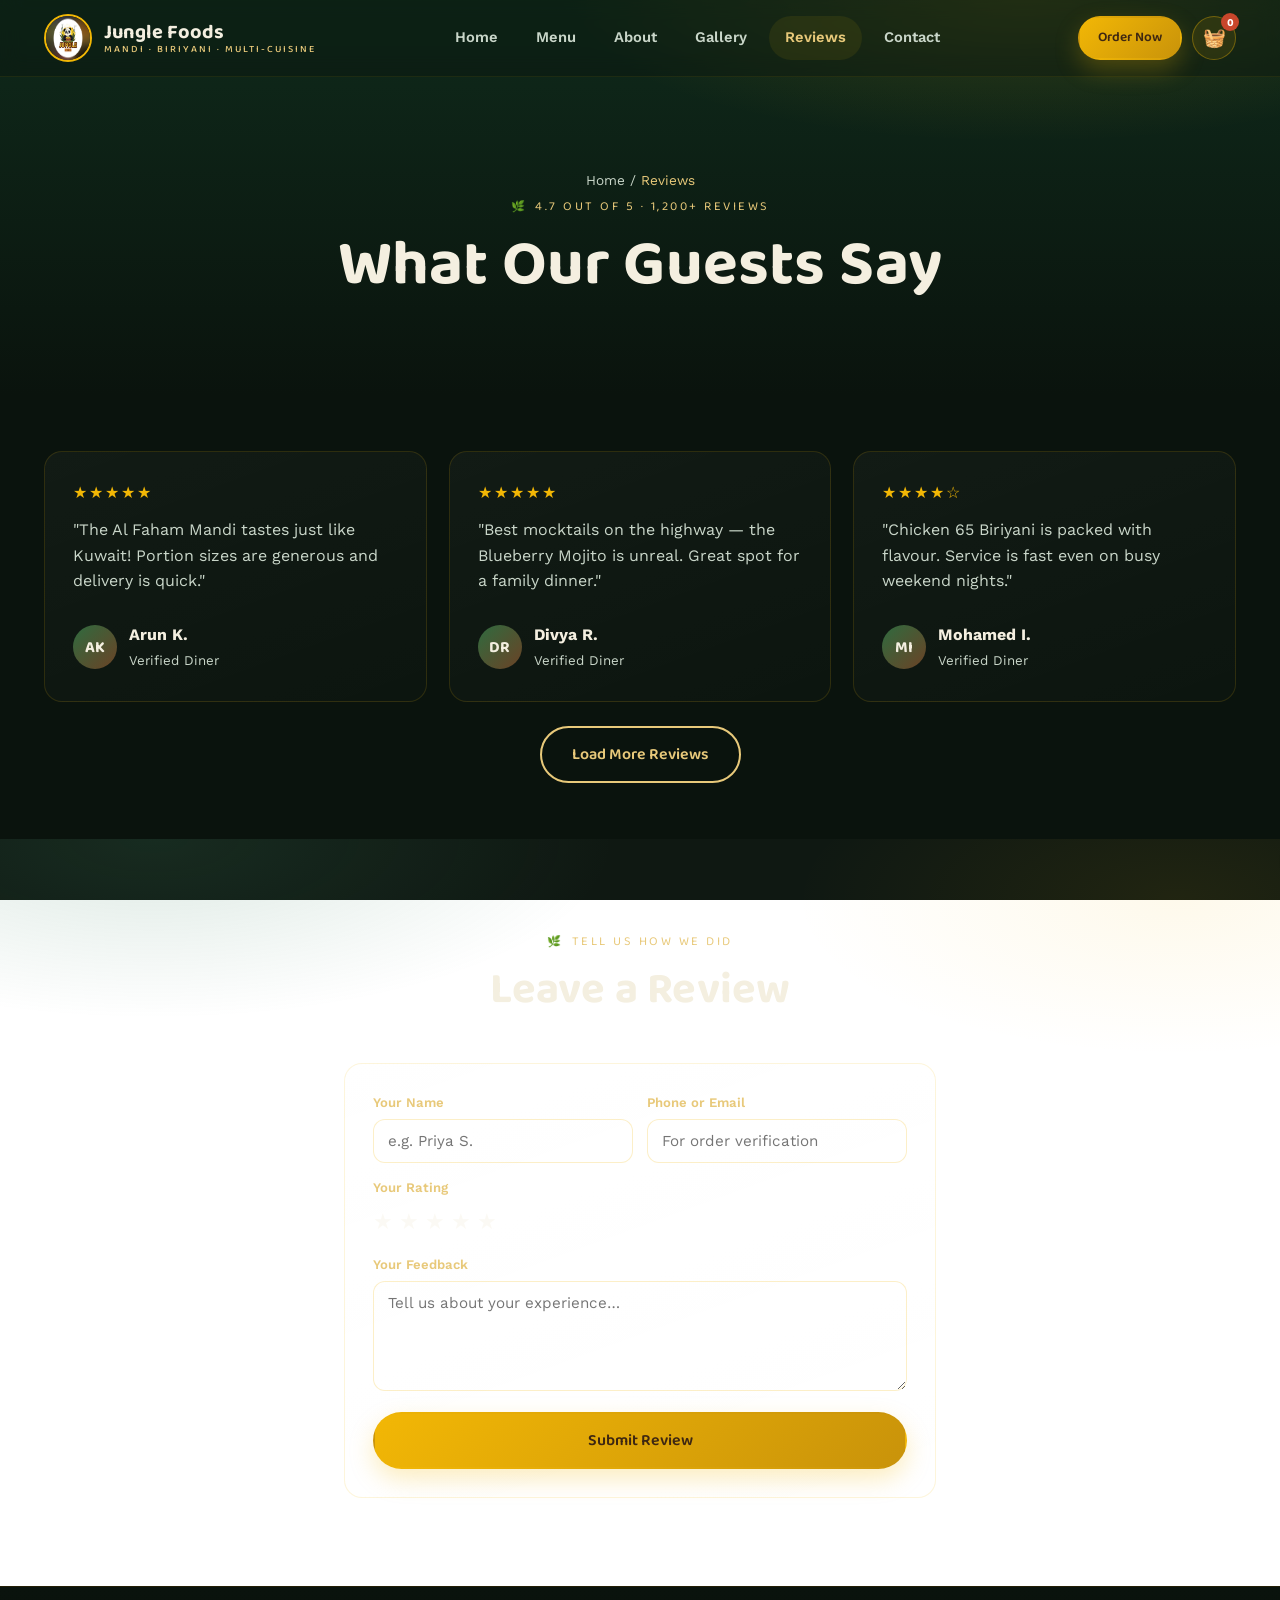
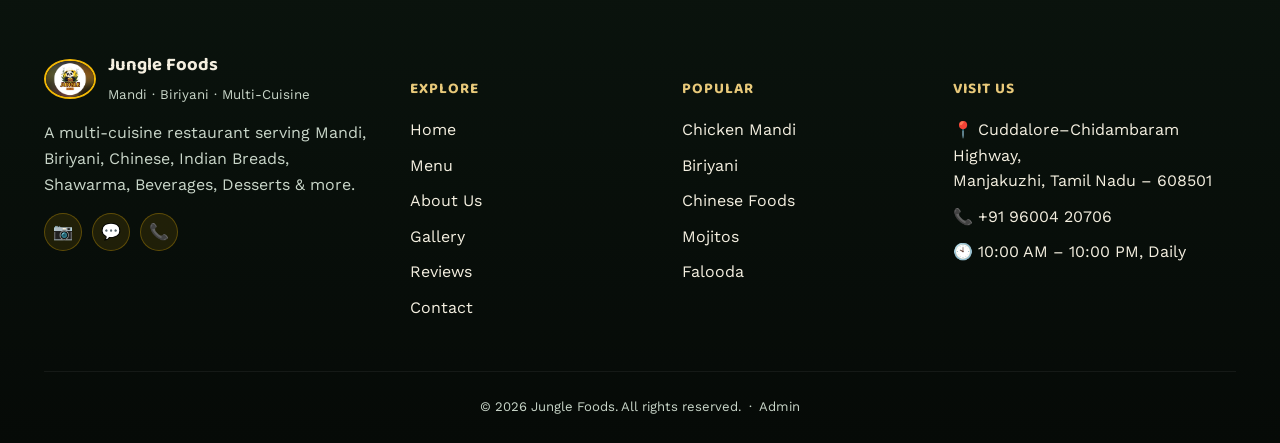
<file: reviews.html>
<!DOCTYPE html>
<html lang="en">
<head>
<meta charset="UTF-8">
<meta name="viewport" content="width=device-width, initial-scale=1.0">
<title>Reviews — Jungle Foods</title>
<meta name="description" content="Read what guests say about Jungle Foods, and leave your own review.">
<link rel="icon" href="assets/logo.png">
<link rel="preconnect" href="https://fonts.googleapis.com">
<link href="https://fonts.googleapis.com/css2?family=Baloo+2:wght@500;600;700;800&family=Work+Sans:wght@400;500;600;700&display=swap" rel="stylesheet">
<link rel="stylesheet" href="css/style.css">
</head>
<body data-page="reviews">

<div class="page-loader"><img src="assets/logo.png" alt="Loading"><span>Reading the Reviews…</span></div>
<div class="scroll-progress" id="scrollProgress"></div>

<header class="navbar" id="siteNav">
  <div class="container nav-inner">
    <a href="index.html" class="brand">
      <img src="assets/logo.png" alt="Jungle Foods logo">
      <span class="brand-name">Jungle Foods<span>MANDI · BIRIYANI · MULTI-CUISINE</span></span>
    </a>
    <nav class="nav-links" id="navLinks">
      <a href="index.html" data-page="home">Home</a>
      <a href="menu.html" data-page="menu">Menu</a>
      <a href="about.html" data-page="about">About</a>
      <a href="gallery.html" data-page="gallery">Gallery</a>
      <a href="reviews.html" data-page="reviews">Reviews</a>
      <a href="contact.html" data-page="contact">Contact</a>
    </nav>
    <div class="nav-cta">
      <a href="menu.html" class="btn btn-primary btn-sm">Order Now</a>
      <button class="cart-btn" id="cartToggle" aria-label="Open cart">🧺<span class="cart-count">0</span></button>
      <button class="nav-toggle" id="navToggle" aria-label="Toggle menu">☰</button>
    </div>
  </div>
</header>

<section class="page-header">
  <div class="container">
    <div class="breadcrumb"><a href="index.html">Home</a> / <span>Reviews</span></div>
    <div class="eyebrow" style="justify-content:center;">4.7 out of 5 · 1,200+ reviews</div>
    <h1>What Our Guests Say</h1>
  </div>
</section>

<section class="section-tight">
  <div class="container">
    <div class="review-grid" id="reviewGrid"></div>
    <div style="text-align:center;margin-top:24px;">
      <button class="btn btn-outline" id="loadMoreBtn">Load More Reviews</button>
    </div>
  </div>
</section>

<section class="section canopy-bg" style="background:rgba(255,255,255,.02);">
  <div class="container" style="max-width:640px;">
    <div class="section-head">
      <div class="eyebrow">Tell us how we did</div>
      <h2>Leave a Review</h2>
    </div>
    <form class="styled card" id="reviewForm">
      <div class="form-row">
        <div><label>Your Name</label><input type="text" required placeholder="e.g. Priya S."></div>
        <div><label>Phone or Email</label><input type="text" required placeholder="For order verification"></div>
      </div>
      <div>
        <label>Your Rating</label>
        <div class="star-picker" id="starPicker">
          <span data-v="1">★</span><span data-v="2">★</span><span data-v="3">★</span><span data-v="4">★</span><span data-v="5">★</span>
        </div>
      </div>
      <div>
        <label>Your Feedback</label>
        <textarea required placeholder="Tell us about your experience…"></textarea>
      </div>
      <button type="submit" class="btn btn-primary">Submit Review</button>
    </form>
  </div>
</section>

<footer class="footer" id="siteFooter"></footer>

<div class="cart-overlay" id="cartOverlay"></div>
<aside class="cart-drawer" id="cartDrawer">
  <div class="cart-head">
    <h3 style="margin:0;">Your Basket</h3>
    <button class="cart-close" id="cartClose" aria-label="Close cart">✕</button>
  </div>
  <div class="cart-items" id="cartItems"></div>
  <div class="cart-foot">
    <div class="cart-total-row"><span>Total</span><span id="cartTotal">₹0</span></div>
    <button class="btn btn-primary btn-block" id="checkoutBtn">Checkout via WhatsApp</button>
  </div>
</aside>

<button class="back-top" id="backTop" aria-label="Back to top">↑</button>

<script src="js/main.js"></script>
<script src="js/footer.js"></script>
<script>
const allReviews = [
  {name:'Arun K.', initials:'AK', stars:5, text:"The Al Faham Mandi tastes just like Kuwait! Portion sizes are generous and delivery is quick."},
  {name:'Divya R.', initials:'DR', stars:5, text:"Best mocktails on the highway — the Blueberry Mojito is unreal. Great spot for a family dinner."},
  {name:'Mohamed I.', initials:'MI', stars:4, text:"Chicken 65 Biriyani is packed with flavour. Service is fast even on busy weekend nights."},
  {name:'Sneha P.', initials:'SP', stars:5, text:"Ordered the Bucket Biriyani for a family gathering — everyone loved it. Will order again."},
  {name:'Karthik V.', initials:'KV', stars:4, text:"Great Kothu Parotta and the Jungle Special Falooda is a must-try dessert."},
  {name:'Fathima N.', initials:'FN', stars:5, text:"Clean, friendly staff and the Shawarma Roll is generously stuffed. Highly recommend."},
  {name:'Ramesh T.', initials:'RT', stars:5, text:"Stopped here on a highway drive and ended up staying for dessert. The Cold Coffee is excellent."},
  {name:'Anitha S.', initials:'AS', stars:4, text:"Tandoori Chicken Mandi was smoky and perfectly spiced. Quick service for a Sunday crowd."},
];
const grid = document.getElementById('reviewGrid');
let shown = 3;
function render(){
  grid.innerHTML = allReviews.slice(0, shown).map(r => `
    <div class="card review-card reveal in">
      <div class="review-stars">${'★'.repeat(r.stars)}${'☆'.repeat(5-r.stars)}</div>
      <p>"${r.text}"</p>
      <div class="review-who">
        <div class="review-avatar">${r.initials}</div>
        <div><strong>${r.name}</strong><br><small>Verified Diner</small></div>
      </div>
    </div>`).join('');
  document.getElementById('loadMoreBtn').style.display = shown >= allReviews.length ? 'none' : 'inline-flex';
}
document.getElementById('loadMoreBtn').addEventListener('click', () => { shown += 3; render(); });
render();

let rating = 0;
document.querySelectorAll('#starPicker span').forEach(s => {
  s.addEventListener('click', () => {
    rating = +s.dataset.v;
    document.querySelectorAll('#starPicker span').forEach(x => x.classList.toggle('on', +x.dataset.v <= rating));
  });
});
document.getElementById('reviewForm').addEventListener('submit', (e) => {
  e.preventDefault();
  if(rating === 0){ JF.toast('Please select a star rating'); return; }
  JF.toast('Thanks! Your review has been submitted.');
  e.target.reset();
  rating = 0;
  document.querySelectorAll('#starPicker span').forEach(x => x.classList.remove('on'));
});
</script>
</body>
</html>
</file>
<file: css/style.css>
/* ===========================================================
   JUNGLE FOODS — Global Design System
   =========================================================== */

:root{
  /* --- Palette --- */
  --forest-black: #0A130D;
  --jungle-green: #123822;
  --jungle-green-2: #0F2A1B;
  --leaf-green: #2F6B3F;
  --leaf-green-soft: #3D8361;
  --wood-brown: #6B4226;
  --wood-dark: #3E2712;
  --wood-light: #8C6432;
  --gold: #F2B705;
  --gold-soft: #E8C97A;
  --gold-deep: #C9930A;
  --cream: #F4EFE0;
  --mist: #C9D6C9;
  --red-spice: #C8462B;

  /* --- Type --- */
  --font-display: 'Baloo 2', 'Fredoka', system-ui, sans-serif;
  --font-body: 'Work Sans', -apple-system, sans-serif;

  /* --- Shape / motion --- */
  --radius-sm: 10px;
  --radius-md: 18px;
  --radius-lg: 28px;
  --ease: cubic-bezier(.22,1,.36,1);
  --shadow-card: 0 14px 34px rgba(0,0,0,.45);
  --shadow-glow: 0 0 44px rgba(242,183,5,.22);
}

@media (prefers-reduced-motion: reduce){
  *{ animation-duration:.001ms !important; animation-iteration-count:1 !important; transition-duration:.001ms !important; scroll-behavior:auto !important; }
}

*,*::before,*::after{ box-sizing:border-box; }
html{ scroll-behavior:smooth; }
body{
  margin:0;
  background: radial-gradient(120% 90% at 50% -10%, #163d26 0%, var(--forest-black) 55%) fixed;
  color: var(--cream);
  font-family: var(--font-body);
  font-size:16px;
  line-height:1.6;
  -webkit-font-smoothing:antialiased;
  overflow-x:hidden;
}
img{ max-width:100%; display:block; }
a{ color:inherit; text-decoration:none; }
ul{ list-style:none; margin:0; padding:0; }
button{ font-family:inherit; cursor:pointer; }
input,select,textarea{ font-family:inherit; }
:focus-visible{ outline:3px solid var(--gold); outline-offset:3px; }

h1,h2,h3,h4{
  font-family:var(--font-display);
  font-weight:700;
  margin:0 0 .4em;
  letter-spacing:.2px;
  color:var(--cream);
}
h1{ font-size:clamp(2.4rem,5vw,4.2rem); line-height:1.05; }
h2{ font-size:clamp(1.9rem,3.4vw,2.8rem); line-height:1.1; }
h3{ font-size:1.4rem; }
p{ margin:0 0 1em; color:var(--mist); }
.container{ width:100%; max-width:1240px; margin:0 auto; padding:0 24px; }
.section{ padding:88px 0; position:relative; }
.section-tight{ padding:56px 0; }

/* --- Jungle canopy background texture --- */
.canopy-bg{ position:relative; }
.canopy-bg::before{
  content:"";
  position:absolute; inset:0;
  background-image:
    radial-gradient(60% 40% at 12% 0%, rgba(61,131,97,.18), transparent 60%),
    radial-gradient(50% 35% at 92% 8%, rgba(242,183,5,.08), transparent 60%);
  pointer-events:none;
}

/* --- Eyebrow / labels --- */
.eyebrow{
  display:inline-flex; align-items:center; gap:8px;
  font-family:var(--font-display);
  font-size:.78rem; letter-spacing:2.5px; text-transform:uppercase;
  color:var(--gold-soft);
  margin-bottom:14px;
}
.eyebrow::before{ content:"🌿"; font-size:.9em; }

/* --- Buttons --- */
.btn{
  display:inline-flex; align-items:center; justify-content:center; gap:8px;
  padding:14px 30px;
  border-radius:999px;
  font-family:var(--font-display);
  font-weight:600;
  font-size:1rem;
  border:2px solid transparent;
  transition:transform .25s var(--ease), box-shadow .25s var(--ease), background .25s var(--ease), color .25s var(--ease);
  white-space:nowrap;
}
.btn-primary{
  background:linear-gradient(135deg,var(--gold),var(--gold-deep));
  color:var(--wood-dark);
  box-shadow:0 10px 24px rgba(242,183,5,.25);
}
.btn-primary:hover{ transform:translateY(-3px); box-shadow:0 16px 30px rgba(242,183,5,.4); }
.btn-outline{
  background:transparent; border-color:var(--gold-soft); color:var(--gold-soft);
}
.btn-outline:hover{ background:rgba(242,183,5,.1); transform:translateY(-3px); }
.btn-wood{
  background:linear-gradient(135deg,var(--wood-light),var(--wood-dark));
  color:var(--cream); border-color:rgba(255,255,255,.08);
}
.btn-wood:hover{ transform:translateY(-3px); }
.btn-sm{ padding:9px 18px; font-size:.85rem; }
.btn-danger{ background:var(--red-spice); color:#fff; }
.btn-block{ width:100%; }
.btn:disabled{ opacity:.5; cursor:not-allowed; transform:none !important; }

/* ===========================================================
   NAVBAR — "wooden signpost"
   =========================================================== */
.navbar{
  position:fixed; top:0; left:0; right:0; z-index:900;
  padding:14px 0;
  background:rgba(10,19,13,.35);
  backdrop-filter:blur(10px);
  border-bottom:1px solid rgba(242,183,5,.08);
  transition:background .3s var(--ease), padding .3s var(--ease), box-shadow .3s var(--ease);
}
.navbar.scrolled{
  background:rgba(10,19,13,.88);
  padding:8px 0;
  box-shadow:0 8px 24px rgba(0,0,0,.35);
}
.nav-inner{ display:flex; align-items:center; justify-content:space-between; gap:20px; }
.brand{ display:flex; align-items:center; gap:12px; }
.brand img{ width:48px; height:48px; border-radius:50%; border:2px solid var(--gold); }
.brand-name{ font-family:var(--font-display); font-weight:700; font-size:1.25rem; color:var(--cream); line-height:1; }
.brand-name span{ display:block; font-size:.62rem; letter-spacing:2px; color:var(--gold-soft); font-weight:500; margin-top:3px; }
.nav-links{ display:flex; align-items:center; gap:6px; }
.nav-links a{
  position:relative; padding:10px 16px; border-radius:999px;
  font-weight:600; font-size:.92rem; color:var(--mist);
  transition:color .2s, background .2s;
}
.nav-links a:hover, .nav-links a.active{ color:var(--gold-soft); background:rgba(242,183,5,.08); }
.nav-cta{ display:flex; align-items:center; gap:10px; }
.cart-btn{
  position:relative; width:44px; height:44px; border-radius:50%;
  display:flex; align-items:center; justify-content:center;
  background:rgba(242,183,5,.1); border:1px solid rgba(242,183,5,.35);
  font-size:1.15rem;
}
.cart-count{
  position:absolute; top:-4px; right:-4px; background:var(--red-spice); color:#fff;
  font-size:.65rem; font-weight:700; min-width:18px; height:18px; border-radius:50%;
  display:flex; align-items:center; justify-content:center; padding:0 3px;
}
.nav-toggle{ display:none; width:44px; height:44px; border-radius:12px; border:1px solid rgba(242,183,5,.3); background:transparent; color:var(--gold-soft); font-size:1.3rem; }

@media (max-width: 960px){
  .nav-links{
    position:fixed; top:74px; left:16px; right:16px;
    background:rgba(10,19,13,.97); border:1px solid rgba(242,183,5,.15);
    border-radius:var(--radius-md); flex-direction:column; align-items:stretch;
    padding:14px; gap:2px; transform:translateY(-12px); opacity:0; pointer-events:none;
    transition:all .3s var(--ease);
  }
  .nav-links.open{ transform:translateY(0); opacity:1; pointer-events:auto; }
  .nav-links a{ padding:13px 16px; }
  .nav-toggle{ display:block; }
}

/* Scroll progress bar */
.scroll-progress{ position:fixed; top:0; left:0; height:3px; background:linear-gradient(90deg,var(--gold),var(--leaf-green-soft)); z-index:1000; width:0%; }

/* ===========================================================
   HERO
   =========================================================== */
.hero{
  min-height:100vh; display:flex; align-items:center; position:relative;
  padding-top:120px; padding-bottom:80px;
  background:
    radial-gradient(60% 60% at 78% 20%, rgba(242,183,5,.14), transparent 60%),
    radial-gradient(80% 60% at 20% 100%, rgba(47,107,63,.35), transparent 60%),
    linear-gradient(180deg, var(--forest-black), var(--jungle-green-2) 60%, var(--forest-black));
  overflow:hidden;
}
.hero::after{
  content:""; position:absolute; inset:0; pointer-events:none;
  background-image:
    repeating-linear-gradient(115deg, rgba(255,255,255,.015) 0 2px, transparent 2px 40px);
}
.hero-grid{ display:grid; grid-template-columns:1.1fr .9fr; gap:56px; align-items:center; position:relative; z-index:2; }
.hero-kicker{ display:flex; gap:10px; flex-wrap:wrap; margin-bottom:18px; }
.pill{
  font-size:.72rem; letter-spacing:1.6px; text-transform:uppercase; font-weight:700;
  padding:7px 14px; border-radius:999px; background:rgba(242,183,5,.1); color:var(--gold-soft);
  border:1px solid rgba(242,183,5,.3);
}
.hero h1{ margin-bottom:20px; }
.hero h1 em{ font-style:normal; color:var(--gold); }
.hero-lede{ font-size:1.12rem; max-width:520px; }
.hero-actions{ display:flex; gap:14px; flex-wrap:wrap; margin-top:28px; }
.hero-stats{ display:flex; gap:32px; margin-top:44px; flex-wrap:wrap; }
.hero-stat b{ display:block; font-family:var(--font-display); font-size:1.7rem; color:var(--gold); }
.hero-stat span{ font-size:.8rem; color:var(--mist); letter-spacing:.4px; }

.hero-visual{ position:relative; display:flex; align-items:center; justify-content:center; }
.hero-badge-ring{
  position:relative; width:min(420px,90%); aspect-ratio:1;
  border-radius:50%;
  background:radial-gradient(closest-side, rgba(242,183,5,.28), transparent 72%);
  display:flex; align-items:center; justify-content:center;
  animation:float 6s ease-in-out infinite;
}
.hero-badge-ring img{
  width:78%; border-radius:50%; box-shadow:var(--shadow-glow), 0 20px 50px rgba(0,0,0,.5);
  border:4px solid var(--gold);
}
.hero-orbit-item{
  position:absolute; padding:9px 16px; border-radius:999px; font-family:var(--font-display);
  font-size:.82rem; font-weight:600; background:rgba(10,19,13,.85); border:1px solid rgba(242,183,5,.3);
  color:var(--gold-soft); box-shadow:0 8px 20px rgba(0,0,0,.4);
}
@keyframes float{ 0%,100%{ transform:translateY(0);} 50%{ transform:translateY(-14px);} }

.leaf-divider{ display:block; width:100%; height:56px; }

/* ===========================================================
   CARDS — generic
   =========================================================== */
.card{
  background:linear-gradient(160deg, rgba(255,255,255,.035), rgba(255,255,255,.01));
  border:1px solid rgba(242,183,5,.14);
  border-radius:var(--radius-md);
  padding:28px;
  transition:transform .3s var(--ease), border-color .3s var(--ease), box-shadow .3s var(--ease);
}
.card:hover{ transform:translateY(-6px); border-color:rgba(242,183,5,.4); box-shadow:var(--shadow-card); }

.section-head{ max-width:640px; margin:0 auto 48px; text-align:center; }
.section-head.left{ margin:0 0 44px; text-align:left; }

/* Why choose grid */
.feature-grid{ display:grid; grid-template-columns:repeat(4,1fr); gap:22px; }
.feature-card{ text-align:center; }
.feature-icon{
  width:64px; height:64px; margin:0 auto 16px; border-radius:50%;
  display:flex; align-items:center; justify-content:center; font-size:1.7rem;
  background:radial-gradient(circle,rgba(242,183,5,.18),transparent 70%);
  border:1px solid rgba(242,183,5,.3);
}

/* Signature dish showcase */
.signature-strip{ display:grid; grid-template-columns:repeat(4,1fr); gap:20px; }
.sig-card{ position:relative; overflow:hidden; text-align:center; }
.sig-card .icon-wrap{ width:120px; margin:0 auto 16px; }
.sig-card .price{ font-family:var(--font-display); color:var(--gold); font-size:1.2rem; margin-top:6px; }

/* ===========================================================
   MENU
   =========================================================== */
.menu-toolbar{
  position:sticky; top:70px; z-index:50;
  background:rgba(10,19,13,.92); backdrop-filter:blur(8px);
  padding:16px 0; border-bottom:1px solid rgba(242,183,5,.12);
  margin-bottom:36px;
}
.menu-toolbar-inner{ display:flex; gap:14px; align-items:center; flex-wrap:wrap; }
.search-box{
  flex:1; min-width:220px; display:flex; align-items:center; gap:10px;
  background:rgba(255,255,255,.05); border:1px solid rgba(242,183,5,.2);
  border-radius:999px; padding:11px 18px;
}
.search-box input{ background:transparent; border:none; color:var(--cream); width:100%; font-size:.95rem; }
.search-box input::placeholder{ color:var(--mist); }
.veg-toggle{ display:flex; gap:8px; }
.chip{
  padding:9px 16px; border-radius:999px; font-size:.82rem; font-weight:600;
  border:1px solid rgba(242,183,5,.25); background:transparent; color:var(--mist);
  transition:all .2s;
}
.chip.active{ background:var(--gold); color:var(--wood-dark); border-color:var(--gold); }

.menu-layout{ display:grid; grid-template-columns:240px 1fr; gap:36px; align-items:start; }
.menu-nav{ position:sticky; top:150px; max-height:calc(100vh - 170px); overflow-y:auto; padding-right:6px; }
.menu-nav a{
  display:block; padding:10px 14px; border-radius:10px; font-size:.88rem; color:var(--mist);
  border-left:2px solid transparent; margin-bottom:2px;
}
.menu-nav a:hover{ color:var(--gold-soft); }
.menu-nav a.active{ color:var(--gold); border-left-color:var(--gold); background:rgba(242,183,5,.06); }

.menu-group-title{ display:flex; align-items:baseline; gap:14px; margin:44px 0 20px; }
.menu-group-title h2{ margin:0; }
.menu-group-title .rule{ flex:1; height:1px; background:linear-gradient(90deg, rgba(242,183,5,.5), transparent); }
.menu-sub-title{ font-family:var(--font-display); color:var(--gold-soft); font-size:1.05rem; margin:18px 0 14px; }

.menu-grid{ display:grid; grid-template-columns:repeat(auto-fill,minmax(260px,1fr)); gap:20px; }
.dish-card{
  display:flex; flex-direction:column; background:linear-gradient(160deg, rgba(255,255,255,.035), rgba(255,255,255,.01));
  border:1px solid rgba(242,183,5,.14); border-radius:var(--radius-md); overflow:hidden;
  transition:transform .3s var(--ease), border-color .3s var(--ease), box-shadow .3s var(--ease);
}
.dish-card:hover{ transform:translateY(-5px); border-color:rgba(242,183,5,.4); box-shadow:var(--shadow-card); }
.dish-media{
  position:relative; aspect-ratio:16/11; display:flex; align-items:center; justify-content:center;
  background:linear-gradient(160deg, rgba(242,183,5,.06), rgba(0,0,0,.2));
  padding:18px;
}
.dish-media img{ width:96px; height:96px; filter:drop-shadow(0 10px 16px rgba(0,0,0,.5)); }
.dish-media.has-photo{ padding:0; }
.dish-media.has-photo img{ width:100%; height:100%; object-fit:cover; filter:none; }
.photo-credit{
  position:absolute; bottom:8px; right:8px; font-size:.62rem; padding:3px 8px; border-radius:999px;
  background:rgba(10,19,13,.75); color:var(--mist); backdrop-filter:blur(2px);
}
.photo-credit:hover{ color:var(--gold-soft); }
.veg-dot{
  position:absolute; top:12px; left:12px; width:20px; height:20px; border-radius:5px;
  border:2px solid; display:flex; align-items:center; justify-content:center; background:rgba(10,19,13,.7);
}
.veg-dot::after{ content:""; width:8px; height:8px; border-radius:50%; }
.veg-dot.veg{ border-color:#3EA34B; } .veg-dot.veg::after{ background:#3EA34B; }
.veg-dot.nonveg{ border-color:var(--red-spice); } .veg-dot.nonveg::after{ background:var(--red-spice); }
.dish-rating{
  position:absolute; top:12px; right:12px; background:rgba(10,19,13,.75); color:var(--gold-soft);
  font-size:.72rem; font-weight:700; padding:4px 8px; border-radius:999px; display:flex; align-items:center; gap:3px;
}
.dish-body{ padding:16px 18px 18px; display:flex; flex-direction:column; gap:8px; flex:1; }
.dish-body h4{ margin:0; font-size:1.02rem; }
.dish-desc{ font-size:.82rem; color:var(--mist); margin:0; min-height:0; }
.dish-footer{ margin-top:auto; display:flex; align-items:center; justify-content:space-between; gap:10px; padding-top:8px; }
.dish-price{ font-family:var(--font-display); color:var(--gold); font-weight:700; font-size:1.05rem; }
.add-btn{
  width:38px; height:38px; border-radius:50%; background:var(--gold); color:var(--wood-dark);
  font-size:1.2rem; font-weight:700; border:none; display:flex; align-items:center; justify-content:center;
  transition:transform .2s;
}
.add-btn:hover{ transform:scale(1.1); }
.portion-select{
  background:rgba(255,255,255,.06); border:1px solid rgba(242,183,5,.25); color:var(--cream);
  border-radius:8px; padding:7px 8px; font-size:.78rem; width:100%;
}
.no-results{ text-align:center; padding:60px 20px; color:var(--mist); }

@media (max-width:900px){
  .menu-layout{ grid-template-columns:1fr; }
  .menu-nav{ position:static; display:flex; overflow-x:auto; gap:6px; max-height:none; padding-bottom:6px; }
  .menu-nav a{ white-space:nowrap; }
}

/* ===========================================================
   CART DRAWER
   =========================================================== */
.cart-overlay{ position:fixed; inset:0; background:rgba(0,0,0,.55); z-index:1200; opacity:0; pointer-events:none; transition:opacity .3s; }
.cart-overlay.open{ opacity:1; pointer-events:auto; }
.cart-drawer{
  position:fixed; top:0; right:0; bottom:0; width:min(420px,92vw); z-index:1201;
  background:var(--jungle-green-2); border-left:1px solid rgba(242,183,5,.2);
  transform:translateX(100%); transition:transform .35s var(--ease);
  display:flex; flex-direction:column;
}
.cart-drawer.open{ transform:translateX(0); }
.cart-head{ display:flex; align-items:center; justify-content:space-between; padding:20px 22px; border-bottom:1px solid rgba(242,183,5,.15); }
.cart-close{ background:transparent; border:none; color:var(--cream); font-size:1.3rem; }
.cart-items{ flex:1; overflow-y:auto; padding:16px 22px; display:flex; flex-direction:column; gap:14px; }
.cart-item{ display:flex; gap:12px; align-items:center; }
.cart-item img{ width:52px; height:52px; border-radius:12px; background:rgba(255,255,255,.05); padding:6px; }
.cart-item-info{ flex:1; }
.cart-item-info h5{ margin:0 0 3px; font-family:var(--font-display); font-size:.92rem; }
.qty-control{ display:flex; align-items:center; gap:8px; }
.qty-control button{ width:26px; height:26px; border-radius:50%; border:1px solid rgba(242,183,5,.3); background:transparent; color:var(--gold-soft); }
.cart-foot{ padding:20px 22px; border-top:1px solid rgba(242,183,5,.15); }
.cart-total-row{ display:flex; justify-content:space-between; font-family:var(--font-display); font-size:1.15rem; margin-bottom:14px; }
.empty-cart{ text-align:center; color:var(--mist); padding:60px 20px; }

/* ===========================================================
   GALLERY
   =========================================================== */
.filter-row{ display:flex; gap:10px; flex-wrap:wrap; margin-bottom:32px; }
.gallery-grid{ column-count:3; column-gap:18px; }
.gallery-item{ break-inside:avoid; margin-bottom:18px; border-radius:var(--radius-md); overflow:hidden; position:relative; cursor:zoom-in; border:1px solid rgba(242,183,5,.15); }
.gallery-item .g-fill{ width:100%; aspect-ratio: var(--ar, 1); background:linear-gradient(160deg, rgba(242,183,5,.12), rgba(0,0,0,.3)); display:flex; align-items:center; justify-content:center; transition:transform .4s var(--ease); }
.gallery-item:hover .g-fill{ transform:scale(1.06); }
.gallery-item .g-fill img{ width:56%; opacity:.9; }
.gallery-cap{ position:absolute; left:0; right:0; bottom:0; padding:14px; background:linear-gradient(0deg, rgba(0,0,0,.75), transparent); font-size:.85rem; font-weight:600; opacity:0; transition:opacity .3s; }
.gallery-item:hover .gallery-cap{ opacity:1; }
@media (max-width:900px){ .gallery-grid{ column-count:2; } }
@media (max-width:560px){ .gallery-grid{ column-count:1; } }

.lightbox{ position:fixed; inset:0; background:rgba(5,10,7,.92); z-index:1300; display:none; align-items:center; justify-content:center; padding:30px; }
.lightbox.open{ display:flex; }
.lightbox-inner{ max-width:600px; text-align:center; }
.lightbox-inner .g-fill{ width:280px; margin:0 auto 18px; border-radius:20px; }
.lightbox-close{ position:absolute; top:24px; right:28px; background:transparent; border:none; color:var(--cream); font-size:2rem; }

/* ===========================================================
   REVIEWS
   =========================================================== */
.review-grid{ display:grid; grid-template-columns:repeat(3,1fr); gap:22px; }
.review-card{ display:flex; flex-direction:column; gap:12px; }
.review-stars{ color:var(--gold); letter-spacing:2px; }
.review-avatar{
  width:44px; height:44px; border-radius:50%; display:flex; align-items:center; justify-content:center;
  background:linear-gradient(135deg,var(--leaf-green),var(--wood-brown)); font-family:var(--font-display); font-weight:700;
}
.review-who{ display:flex; align-items:center; gap:12px; margin-top:auto; }
.review-who small{ color:var(--mist); }

form.styled{ display:flex; flex-direction:column; gap:14px; }
.form-row{ display:grid; grid-template-columns:1fr 1fr; gap:14px; }
label{ font-size:.82rem; color:var(--gold-soft); font-weight:600; margin-bottom:6px; display:block; }
input[type=text],input[type=email],input[type=tel],textarea,select{
  width:100%; background:rgba(255,255,255,.05); border:1px solid rgba(242,183,5,.22);
  border-radius:12px; padding:12px 14px; color:var(--cream); font-size:.95rem;
}
textarea{ resize:vertical; min-height:110px; }
.star-picker{ display:flex; gap:6px; font-size:1.4rem; cursor:pointer; }
.star-picker span{ opacity:.35; transition:opacity .15s; }
.star-picker span.on{ opacity:1; }

/* ===========================================================
   FOOTER
   =========================================================== */
.footer{
  background:linear-gradient(180deg, var(--forest-black), #060a07);
  border-top:1px solid rgba(242,183,5,.12);
  padding:64px 0 26px;
}
.footer-grid{ display:grid; grid-template-columns:1.4fr 1fr 1fr 1.2fr; gap:36px; margin-bottom:40px; }
.footer-brand{ display:flex; gap:12px; align-items:center; margin-bottom:14px; }
.footer-brand img{ width:52px; border-radius:50%; border:2px solid var(--gold); }
.footer h5{ font-family:var(--font-display); color:var(--gold-soft); margin-bottom:16px; font-size:.95rem; letter-spacing:1px; text-transform:uppercase; }
.footer li{ margin-bottom:10px; }
.footer a:hover{ color:var(--gold-soft); }
.social-row{ display:flex; gap:10px; margin-top:16px; }
.social-row a{
  width:38px; height:38px; border-radius:50%; display:flex; align-items:center; justify-content:center;
  background:rgba(242,183,5,.1); border:1px solid rgba(242,183,5,.3);
}
.footer-bottom{ text-align:center; padding-top:24px; border-top:1px solid rgba(255,255,255,.06); font-size:.82rem; color:var(--mist); }

@media (max-width:900px){ .footer-grid{ grid-template-columns:1fr 1fr; } }
@media (max-width:560px){ .footer-grid{ grid-template-columns:1fr; } }

/* ===========================================================
   BACK TO TOP / LOADER / TOAST
   =========================================================== */
.back-top{
  position:fixed; bottom:26px; right:26px; width:48px; height:48px; border-radius:50%;
  background:var(--gold); color:var(--wood-dark); border:none; font-size:1.2rem; z-index:400;
  display:flex; align-items:center; justify-content:center; box-shadow:0 10px 24px rgba(0,0,0,.4);
  opacity:0; pointer-events:none; transform:translateY(10px); transition:all .3s var(--ease);
}
.back-top.show{ opacity:1; pointer-events:auto; transform:translateY(0); }

.page-loader{
  position:fixed; inset:0; z-index:2000; background:var(--forest-black);
  display:flex; flex-direction:column; align-items:center; justify-content:center; gap:16px;
  transition:opacity .5s var(--ease), visibility .5s;
}
.page-loader.hide{ opacity:0; visibility:hidden; }
.page-loader img{ width:84px; border-radius:50%; animation:spinPulse 1.6s ease-in-out infinite; }
.page-loader span{ font-family:var(--font-display); color:var(--gold-soft); letter-spacing:2px; font-size:.8rem; text-transform:uppercase; }
@keyframes spinPulse{ 0%,100%{ transform:scale(1); } 50%{ transform:scale(1.08); } }

.toast-stack{ position:fixed; bottom:26px; left:26px; z-index:1500; display:flex; flex-direction:column; gap:10px; }
.toast{
  background:var(--jungle-green); border:1px solid rgba(242,183,5,.3); color:var(--cream);
  padding:13px 20px; border-radius:12px; font-size:.88rem; box-shadow:0 10px 24px rgba(0,0,0,.4);
  animation:toastIn .3s var(--ease);
}
@keyframes toastIn{ from{ opacity:0; transform:translateY(10px);} to{ opacity:1; transform:translateY(0);} }

/* --- Reveal on scroll --- */
.reveal{ opacity:0; transform:translateY(24px); transition:opacity .7s var(--ease), transform .7s var(--ease); }
.reveal.in{ opacity:1; transform:translateY(0); }

/* ===========================================================
   PAGE HEADER (inner pages)
   =========================================================== */
.page-header{
  padding:170px 0 70px; text-align:center; position:relative;
  background:
    radial-gradient(60% 60% at 80% 0%, rgba(242,183,5,.14), transparent 60%),
    linear-gradient(180deg, var(--jungle-green-2), var(--forest-black));
}
.breadcrumb{ font-size:.85rem; color:var(--mist); }
.breadcrumb span{ color:var(--gold-soft); }

/* ===========================================================
   ABOUT
   =========================================================== */
.about-grid{ display:grid; grid-template-columns:1fr 1fr; gap:56px; align-items:center; }
.about-media{
  aspect-ratio:4/5; border-radius:var(--radius-lg); background:linear-gradient(160deg, rgba(242,183,5,.14), rgba(47,107,63,.25));
  display:flex; align-items:center; justify-content:center; border:1px solid rgba(242,183,5,.2);
}
.about-media img{ width:60%; }
.value-grid{ display:grid; grid-template-columns:repeat(3,1fr); gap:20px; }
.value-card{ text-align:center; padding:30px 20px; }

/* ===========================================================
   CONTACT
   =========================================================== */
.contact-grid{ display:grid; grid-template-columns:1fr 1fr; gap:40px; align-items:start; }
.contact-info-card{ display:flex; gap:14px; align-items:flex-start; margin-bottom:22px; }
.contact-icon{ width:46px; height:46px; border-radius:12px; background:rgba(242,183,5,.1); border:1px solid rgba(242,183,5,.3); display:flex; align-items:center; justify-content:center; font-size:1.2rem; flex-shrink:0; }
.map-frame{ width:100%; height:320px; border-radius:var(--radius-md); overflow:hidden; border:1px solid rgba(242,183,5,.2); margin-top:20px; }
.map-frame iframe{ width:100%; height:100%; border:0; filter:grayscale(.2) contrast(1.05); }
.quick-actions{ display:flex; gap:12px; flex-wrap:wrap; margin-top:20px; }

/* ===========================================================
   ADMIN
   =========================================================== */
.admin-shell{ display:grid; grid-template-columns:250px 1fr; min-height:100vh; }
.admin-side{ background:var(--jungle-green-2); border-right:1px solid rgba(242,183,5,.14); padding:22px 16px; position:sticky; top:0; height:100vh; }
.admin-side .brand{ padding:8px 8px 22px; }
.admin-nav a{ display:flex; align-items:center; gap:10px; padding:11px 14px; border-radius:12px; color:var(--mist); font-weight:600; font-size:.9rem; margin-bottom:4px; }
.admin-nav a:hover,.admin-nav a.active{ background:rgba(242,183,5,.1); color:var(--gold-soft); }
.admin-main{ padding:28px 32px; background:var(--forest-black); min-height:100vh; }
.admin-topbar{ display:flex; justify-content:space-between; align-items:center; margin-bottom:26px; flex-wrap:wrap; gap:12px; }
.stat-grid{ display:grid; grid-template-columns:repeat(4,1fr); gap:18px; margin-bottom:30px; }
.stat-card{ padding:22px; }
.stat-card b{ display:block; font-family:var(--font-display); font-size:1.8rem; color:var(--gold); }
.stat-card span{ font-size:.8rem; color:var(--mist); }
.admin-table-wrap{ overflow-x:auto; border:1px solid rgba(242,183,5,.14); border-radius:var(--radius-md); }
table.admin-table{ width:100%; border-collapse:collapse; min-width:640px; }
table.admin-table th, table.admin-table td{ padding:13px 16px; text-align:left; font-size:.88rem; border-bottom:1px solid rgba(255,255,255,.06); }
table.admin-table th{ color:var(--gold-soft); font-family:var(--font-display); font-weight:600; background:rgba(255,255,255,.02); }
table.admin-table tr:hover td{ background:rgba(242,183,5,.03); }
.badge{ padding:4px 10px; border-radius:999px; font-size:.72rem; font-weight:700; }
.badge.veg{ background:rgba(62,163,75,.15); color:#5fd06f; }
.badge.nonveg{ background:rgba(200,70,43,.15); color:#e0876c; }
.row-actions{ display:flex; gap:8px; }
.icon-btn{ width:32px; height:32px; border-radius:8px; border:1px solid rgba(242,183,5,.25); background:transparent; color:var(--cream); font-size:.85rem; }
.icon-btn:hover{ background:rgba(242,183,5,.1); }
.admin-search{ display:flex; gap:10px; }
.admin-search input{ min-width:220px; }
.pagination{ display:flex; gap:6px; justify-content:center; margin-top:18px; }
.pagination button{ width:34px; height:34px; border-radius:8px; border:1px solid rgba(242,183,5,.2); background:transparent; color:var(--mist); }
.pagination button.active{ background:var(--gold); color:var(--wood-dark); border-color:var(--gold); }

.modal-overlay{ position:fixed; inset:0; background:rgba(0,0,0,.6); z-index:1400; display:none; align-items:center; justify-content:center; padding:20px; }
.modal-overlay.open{ display:flex; }
.modal{ background:var(--jungle-green-2); border:1px solid rgba(242,183,5,.25); border-radius:var(--radius-md); width:min(520px,100%); max-height:88vh; overflow-y:auto; padding:26px; }
.modal-head{ display:flex; justify-content:space-between; align-items:center; margin-bottom:18px; }
.field-grid{ display:grid; grid-template-columns:1fr 1fr; gap:14px; }
.modal-actions{ display:flex; justify-content:flex-end; gap:10px; margin-top:20px; }

.login-shell{ min-height:100vh; display:flex; align-items:center; justify-content:center; padding:24px; background: radial-gradient(70% 60% at 50% 0%, rgba(242,183,5,.12), transparent 60%), var(--forest-black); }
.login-card{ width:100%; max-width:400px; text-align:center; padding:40px 32px; }
.login-card img{ width:76px; margin:0 auto 14px; border-radius:50%; border:2px solid var(--gold); }
.hint-box{ font-size:.78rem; color:var(--mist); background:rgba(255,255,255,.04); border-radius:10px; padding:10px 14px; margin-top:16px; }

@media (max-width:900px){
  .admin-shell{ grid-template-columns:1fr; }
  .admin-side{ position:static; height:auto; }
  .stat-grid{ grid-template-columns:1fr 1fr; }
}

/* ===========================================================
   RESPONSIVE — global
   =========================================================== */
@media (max-width:1000px){
  .hero-grid{ grid-template-columns:1fr; text-align:center; }
  .hero-lede{ margin:0 auto; }
  .hero-actions,.hero-stats{ justify-content:center; }
  .feature-grid{ grid-template-columns:repeat(2,1fr); }
  .signature-strip{ grid-template-columns:repeat(2,1fr); }
  .about-grid{ grid-template-columns:1fr; }
  .contact-grid{ grid-template-columns:1fr; }
  .review-grid{ grid-template-columns:1fr 1fr; }
  .value-grid{ grid-template-columns:1fr; }
}
@media (max-width:620px){
  .feature-grid{ grid-template-columns:1fr; }
  .signature-strip{ grid-template-columns:1fr; }
  .review-grid{ grid-template-columns:1fr; }
  .form-row{ grid-template-columns:1fr; }
  .field-grid{ grid-template-columns:1fr; }
  .section{ padding:60px 0; }
}
</file>
